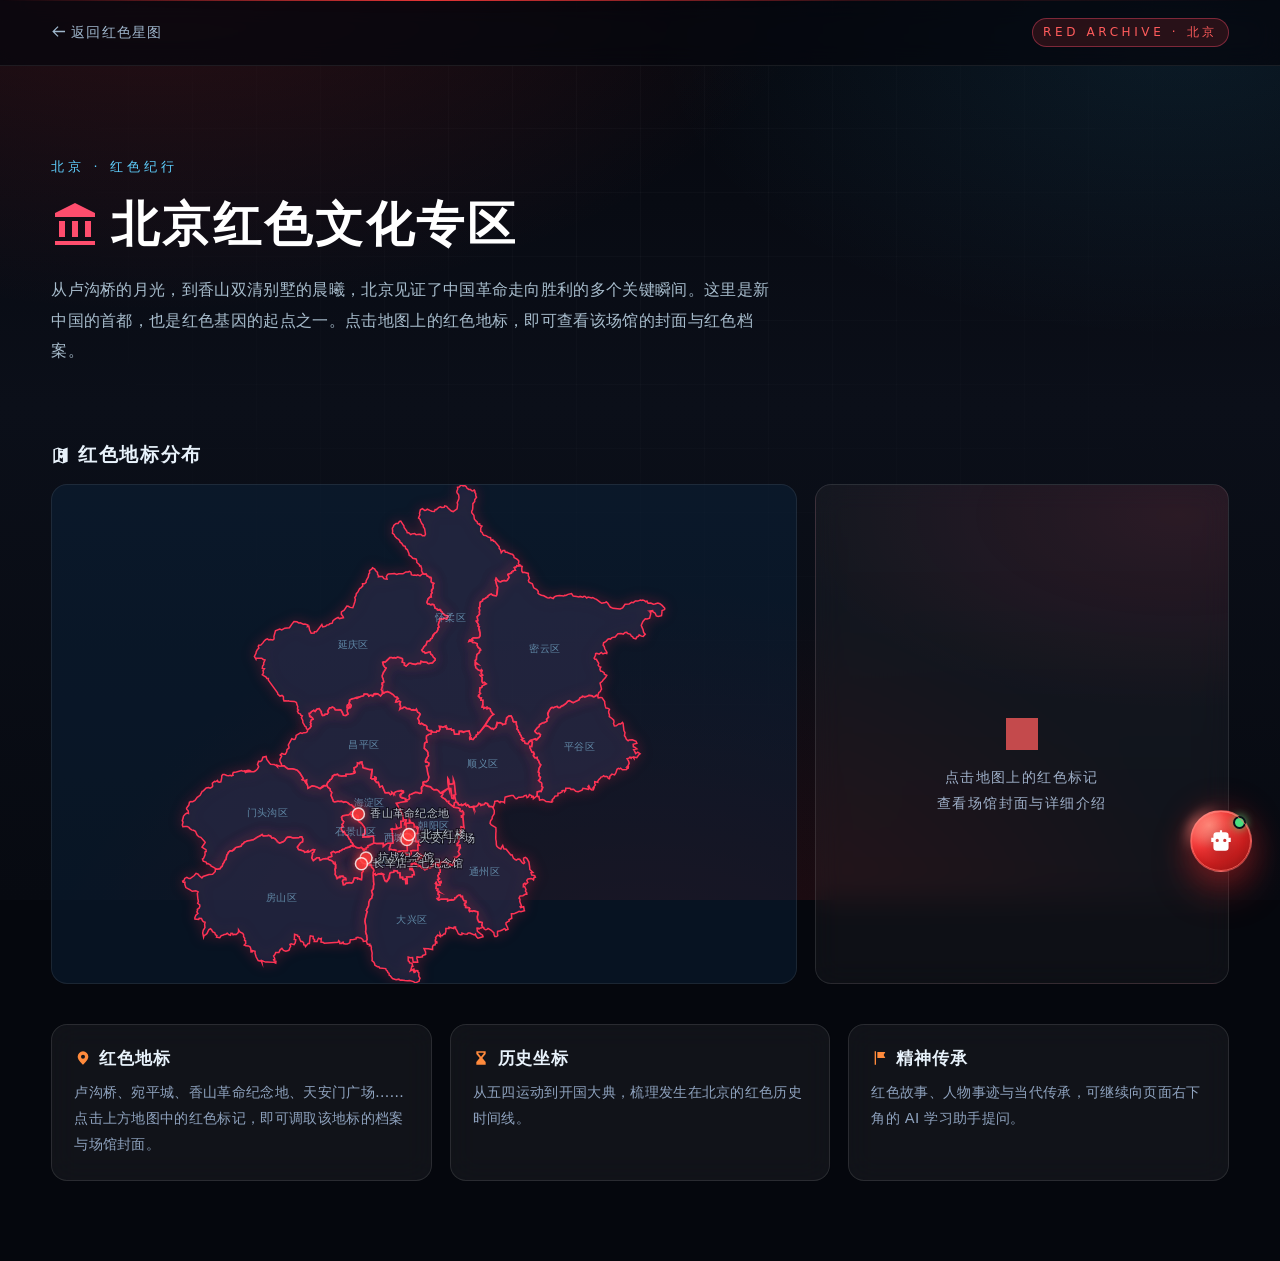
<file: beijing.html>
<!DOCTYPE html>
<html lang="zh-CN">
<head>
    <meta charset="UTF-8">
    <meta name="viewport" content="width=device-width, initial-scale=1.0">
    <title>北京 · 红色纪行</title>
    <link rel="stylesheet" href="https://cdnjs.cloudflare.com/ajax/libs/font-awesome/6.4.0/css/all.min.css" integrity="sha512-iecdLmaskl7CVkqkXNQ/ZH/XLlvWZOJyj7Yy7tcenmpD1ypASozpmT/E0iPtmFIB46ZmdtAc9eNBvH0H/ZpiBw==" crossorigin="anonymous" referrerpolicy="no-referrer" />
    <link rel="stylesheet" href="./style.css">
    <link rel="stylesheet" href="./icons-shim.css">
    <link rel="stylesheet" href="./theme-dark.css">
    <link rel="stylesheet" href="./ai-assistant.css">
    <style>
        /* 页面级尺寸变量：宽屏下内容居中拉满，避免右侧留白 */
        :root {
            --prov-max: 1560px;
            --prov-pad: clamp(20px, 4vw, 56px);
            --prov-h: 560px;
        }
        body { min-height: 100vh; }
        .province-top {
            border-bottom: 1px solid rgba(255,255,255,0.08);
            background: rgba(5,7,13,0.7); backdrop-filter: blur(12px);
            position: sticky; top: 0; z-index: 50;
        }
        .province-top-inner {
            display: flex; align-items: center; justify-content: space-between; gap: 16px;
            width: 100%; max-width: var(--prov-max); margin: 0 auto;
            padding: 18px var(--prov-pad);
        }
        .province-top a { color: #9fb6cc; text-decoration: none; font-size: .9rem; letter-spacing: .08em; }
        .province-top a:hover { color: #ff5c5c; }
        .province-tag { font-size: .75rem; letter-spacing: .3em; color: #ff5c5c; }
        /* 统一内容容器：hero / 地图 / 卡片同宽同边距，宽屏居中 */
        .province-hero,
        .province-map-section,
        .province-cards {
            width: 100%; max-width: var(--prov-max);
            margin: 0 auto;
            padding-left: var(--prov-pad);
            padding-right: var(--prov-pad);
        }
        .province-hero { padding-top: 90px; padding-bottom: 40px; }
        .province-kicker { color: #5fd0ff; letter-spacing: .32em; font-size: .8rem; margin-bottom: 14px; }
        .province-hero h1 { font-size: clamp(2rem, 4vw, 3rem); color: #fff; margin: 0 0 18px; letter-spacing: .06em; }
        .province-hero h1 i { color: #ff4d6d; text-shadow: 0 0 18px rgba(255,77,109,.8); margin-right: 12px; }
        .province-hero p.lead { color: #a8bdcd; line-height: 1.9; max-width: 720px; margin: 0 0 36px; }
        .province-cards { display: grid; grid-template-columns: repeat(auto-fit, minmax(280px, 1fr)); gap: 18px; padding-bottom: 80px; }
        .province-card {
            border-radius: 16px; padding: 22px;
            background: rgba(255,255,255,0.05); border: 1px solid rgba(255,255,255,0.1);
            backdrop-filter: blur(14px);
        }
        .province-card h3 { color: #e8f2fb; margin: 0 0 10px; font-size: 1.05rem; letter-spacing: .05em; }
        .province-card h3 i { color: #ff8a3c; margin-right: 8px; }
        .province-card p { color: #8fa3bf; line-height: 1.8; font-size: .9rem; margin: 0; }
        .province-map-section { padding-bottom: 40px; }
        .province-map-title {
            color: #e8f2fb; font-size: 1.2rem; letter-spacing: .08em;
            margin: 0 0 16px; display: flex; align-items: center; gap: 8px;
        }
        .province-map-layout {
            display: grid;
            grid-template-columns: minmax(0, 1.8fr) minmax(340px, 1fr);
            gap: 18px;
            align-items: start;
        }
        .province-map-canvas {
            width: 100%; height: var(--prov-h);
            border-radius: 16px; overflow: hidden;
            background: rgba(13, 44, 74, 0.35);
            border: 1px solid rgba(255, 255, 255, 0.08);
        }
        /* ---------- 右侧地标详情面板 ---------- */
        .province-detail {
            position: sticky; top: 96px;
            height: var(--prov-h); min-height: var(--prov-h);
            overflow-y: auto;
            border-radius: 16px;
            padding: 22px 22px 26px;
            background:
                radial-gradient(600px 300px at 88% 6%, rgba(255,51,85,0.10), transparent 65%),
                rgba(255,255,255,0.04);
            border: 1px solid rgba(255,255,255,0.10);
            backdrop-filter: blur(14px);
            scrollbar-width: thin;
            scrollbar-color: rgba(255,255,255,0.18) transparent;
        }
        .province-detail::-webkit-scrollbar { width: 6px; }
        .province-detail::-webkit-scrollbar-thumb { background: rgba(255,255,255,0.18); border-radius: 3px; }
        .pd-placeholder {
            height: 100%; display: flex; flex-direction: column;
            align-items: center; justify-content: center; gap: 14px;
            color: #62788f; text-align: center; letter-spacing: .1em;
            font-size: .88rem; line-height: 1.9; padding-top: 70px;
        }
        .pd-placeholder i { font-size: 2rem; color: #ff5c5c; opacity: .75; }
        .pd-placeholder p { margin: 0; }
        .pd-tag {
            display: inline-flex; align-items: center; gap: 6px;
            font-size: .72rem; letter-spacing: .18em; color: #ff9a9a;
            padding: 3px 10px; border-radius: 999px;
            background: rgba(255, 51, 85, 0.12);
            border: 1px solid rgba(255, 51, 85, 0.35);
        }
        .pd-tag i { font-size: .7rem; color: #ff5c5c; }
        .pd-title { color: #f2f7fc; font-size: 1.25rem; margin: 14px 0 6px; letter-spacing: .06em; line-height: 1.4; }
        .pd-type { color: #5fd0ff; font-size: .76rem; letter-spacing: .04em; }
        .pd-divider { height: 1px; margin: 16px 0; background: linear-gradient(90deg, rgba(255,51,85,.55), rgba(95,208,255,.15), transparent); }
        .pd-intro { color: #c3d3e2; font-size: .9rem; line-height: 1.95; margin: 0 0 16px; text-indent: 2em; }
        .pd-sub {
            color: #e8f2fb; font-size: .92rem; margin: 20px 0 10px;
            display: flex; align-items: center; gap: 8px; letter-spacing: .08em;
        }
        .pd-sub i { color: #ff8a3c; font-size: .88rem; }
        .pd-history { color: #a8bdcd; font-size: .86rem; line-height: 1.95; margin: 0; text-indent: 2em; }
        .pd-notes { margin: 0; padding: 0 0 0 4px; list-style: none; }
        .pd-notes li {
            position: relative; padding-left: 18px; margin-bottom: 8px;
            color: #8fa3bf; font-size: .84rem; line-height: 1.85;
        }
        .pd-notes li::before {
            content: ""; position: absolute; left: 2px; top: .62em;
            width: 6px; height: 6px; border-radius: 50%;
            background: #ff5c5c; box-shadow: 0 0 8px rgba(255,92,92,.8);
        }
        .pd-meta {
            margin-top: 22px; padding-top: 16px;
            border-top: 1px dashed rgba(255,255,255,0.12);
            display: flex; flex-direction: column; gap: 10px;
        }
        .pd-meta-item { display: flex; align-items: baseline; gap: 8px; font-size: .8rem; line-height: 1.6; }
        .pd-meta-item i { color: #5fd0ff; width: 14px; flex-shrink: 0; font-size: .78rem; }
        .pd-meta-item span { color: #62788f; flex-shrink: 0; letter-spacing: .1em; }
        .pd-meta-item em { color: #a8bdcd; font-style: normal; }
        @media (max-width: 1280px) {
            :root { --prov-h: 500px; }
        }
        @media (max-width: 1080px) {
            :root { --prov-h: 460px; }
        }
        @media (max-width: 900px) {
            .province-map-layout { grid-template-columns: 1fr; }
            .province-detail { position: static; height: auto; min-height: 0; }
            .province-map-canvas { height: 420px; }
            .pd-placeholder { padding: 40px 0; }
        }
        @media (max-width: 768px) {
            .province-map-canvas { height: 360px; }
            .province-hero { padding-top: 64px; }
        }
    </style>
</head>
<body>
    <header class="province-top">
        <div class="province-top-inner">
            <a href="index.html#red-map"><i class="fa-solid fa-arrow-left"></i> 返回红色星图</a>
            <span class="province-tag">RED ARCHIVE · 北京</span>
        </div>
    </header>
    <main class="province-hero">
        <div class="province-kicker">北京 · 红色纪行</div>
        <h1><i class="fa-solid fa-landmark"></i>北京红色文化专区</h1>
        <p class="lead">从卢沟桥的月光，到香山双清别墅的晨曦，北京见证了中国革命走向胜利的多个关键瞬间。这里是新中国的首都，也是红色基因的起点之一。点击地图上的红色地标，即可查看该场馆的封面与红色档案。</p>
    </main>
    <div class="province-map-section">
        <h2 class="province-map-title"><i class="fa-solid fa-map-location-dot"></i> 红色地标分布</h2>
        <div class="province-map-layout">
            <div id="provinceMap" class="province-map-canvas"></div>
            <aside id="provinceDetail" class="province-detail" aria-live="polite"></aside>
        </div>
    </div>
    <section class="province-cards">
        <div class="province-card">
            <h3><i class="fa-solid fa-location-dot"></i>红色地标</h3>
            <p>卢沟桥、宛平城、香山革命纪念地、天安门广场……点击上方地图中的红色标记，即可调取该地标的档案与场馆封面。</p>
        </div>
        <div class="province-card">
            <h3><i class="fa-solid fa-hourglass-half"></i>历史坐标</h3>
            <p>从五四运动到开国大典，梳理发生在北京的红色历史时间线。</p>
        </div>
        <div class="province-card">
            <h3><i class="fa-solid fa-flag"></i>精神传承</h3>
            <p>红色故事、人物事迹与当代传承，可继续向页面右下角的 AI 学习助手提问。</p>
        </div>
    </section>
    <script src="./province-detail.js"></script>
    <script>
    (function () {
        'use strict';

        // ===================== 每页只改这几项 =====================
        var MAP_KEY       = 'beijing';                 // ECharts 注册的地图名
        var ADCODE        = '110000';                  // 阿里云 DataV 行政区划代码
        var PROVINCE_NAME = '北京';                     // echarts china.json 中的省份名（兜底数据用）
        var BORDER_CLR    = '#ff3355';                 // 省界描边色
        var BORDER_TYPE   = 'solid';                   // 省界线型
        var GLOW_CLR      = 'rgba(255,51,85,0.35)';    // 省界外发光
        var AREA_BASE     = 'rgba(13,44,74,0.55)';     // 常态填充
        var AREA_HOT      = 'rgba(255,51,85,0.18)';    // 悬浮填充
        var LABEL_CLR     = 'rgba(150,221,255,0.55)';  // 区域名称颜色
        var LABEL_HOT_CLR = '#ffb3b3';                 // 悬浮时区域名称颜色

        // ===================== 每页只改这个数组（该省博物馆点位）=====================
        var POINTS = [
            { name: '天安门广场',       value: [116.397, 39.909] },
            { name: '北大红楼',         value: [116.406, 39.925] },
            { name: '抗战纪念馆',       value: [116.220, 39.849] },
            { name: '香山革命纪念地',   value: [116.187, 39.992] },
            { name: '长辛店二七纪念馆', value: [116.200, 39.830] }
        ];

        var host = document.getElementById('provinceMap');
        if (!host) return;

        // ------------------------------------------------------------
        // 资源加载
        //   1) 优先用「本站同源」文件：./echarts.min.js + ./maps/xxx.json
        //      —— 不经过 CDN、也不带站外 Referer，线上最稳，基本秒开
        //   2) 同源文件缺失时，再依次尝试 CDN / 阿里云 DataV / echarts china.json
        //   注意：阿里云 geo.datav.aliyun.com 有防盗链，带「站外 Referer」访问会返回 403。
        //         本地 file:// 打开没有 Referer、localhost 又在白名单里，所以本地一直正常，
        //         但放到公网域名后 DataV 会 403，地图就一直停在「加载中」。
        // ------------------------------------------------------------
        var LOCAL_ECHARTS = './echarts.min.js';        // 本站 ECharts（同源）
        var LOCAL_GEO     = './maps/beijing.json';     // 本站本省地图数据（同源）
        var NET_TIMEOUT   = 8000;                      // 单个网络源超时（毫秒），超时立即换下一个源

        var ECHARTS_CDN = [
            'https://cdn.jsdelivr.net/npm/echarts@5.5.0/dist/echarts.min.js',
            'https://unpkg.com/echarts@5.5.0/dist/echarts.min.js',
            'https://cdn.bootcdn.net/ajax/libs/echarts/5.5.0/echarts.min.js'
        ];
        // 本省地图数据：阿里云 DataV（完整版 → 边界版），仅作同源数据缺失时的兜底
        var PROVINCE_GEO_CDN = [
            'https://geo.datav.aliyun.com/areas_v3/bound/' + ADCODE + '_full.json',
            'https://geo.datav.aliyun.com/areas_v3/bound/' + ADCODE + '.json'
        ];
        // 最后兜底：从 echarts 官方 china.json 中抽出本省
        var CHINA_GEO_CDN = [
            'https://cdn.jsdelivr.net/npm/echarts@4.9.0/map/json/china.json',
            'https://unpkg.com/echarts@4.9.0/map/json/china.json'
        ];

        function showTip(html) {
            host.innerHTML = '<p style="color:#62788f;text-align:center;padding-top:180px;' +
                'letter-spacing:.1em;font-size:.85rem;line-height:1.9;">' + html + '</p>';
        }

        // 带超时的脚本加载：卡住也算失败，直接换下一个源
        function loadScript(src, timeout) {
            return new Promise(function (resolve, reject) {
                var s = document.createElement('script');
                var settled = false;
                var timer = setTimeout(function () {
                    if (settled) return;
                    settled = true;
                    reject(new Error('script timeout: ' + src));
                }, timeout || NET_TIMEOUT);
                s.src = src;
                s.async = true;
                s.onload = function () {
                    if (settled) return;
                    settled = true;
                    clearTimeout(timer);
                    resolve();
                };
                s.onerror = function () {
                    if (settled) return;
                    settled = true;
                    clearTimeout(timer);
                    reject(new Error('script load failed: ' + src));
                };
                document.head.appendChild(s);
            });
        }

        function loadEChartsLib() {
            if (window.echarts) return Promise.resolve(window.echarts);
            // 同源副本优先，其次 CDN
            var sources = [LOCAL_ECHARTS].concat(ECHARTS_CDN);
            var i = 0;
            function next() {
                if (i >= sources.length) return Promise.reject(new Error('ECharts 加载失败（本站文件与 CDN 均不可用）'));
                var src = sources[i++];
                return loadScript(src).then(function () {
                    if (window.echarts) return window.echarts;
                    return next();
                }, function () {
                    return next();
                });
            }
            return next();
        }

        // 带超时的 JSON 拉取：下载卡住时立刻失败，去试下一个源
        function fetchJson(url, timeout, cacheMode) {
            var opts = { cache: cacheMode || 'force-cache' };
            var ctrl = (typeof AbortController !== 'undefined') ? new AbortController() : null;
            if (ctrl) opts.signal = ctrl.signal;
            var timer = ctrl ? setTimeout(function () { ctrl.abort(); }, timeout || NET_TIMEOUT) : null;
            function done() {
                if (timer) { clearTimeout(timer); timer = null; }
            }
            return fetch(url, opts).then(function (r) {
                done();
                if (!r.ok) throw new Error('HTTP ' + r.status + ' · ' + url);
                return r.json();
            }, function (err) {
                done();
                throw err;
            });
        }

        // 依次尝试多个数据源，返回第一个通过校验的结果
        function tryEach(urls, check) {
            var i = 0;
            function next() {
                if (i >= urls.length) return Promise.reject(new Error('全部数据源均不可用'));
                var url = urls[i++];
                return fetchJson(url).then(function (data) {
                    var ok = check ? check(data) : data;
                    if (!ok) throw new Error('数据为空 · ' + url);
                    return ok;
                }).catch(function () {
                    return next();
                });
            }
            return next();
        }

        function checkProvinceGeo(data) {
            if (!data || !data.features || !data.features.length) return null;
            return data;
        }

        // 从全国 china.json 中抽出本省要素，拼成只含本省的 GeoJSON
        function provinceFromChina(china) {
            if (!china || !china.features || !china.features.length) return null;
            for (var i = 0; i < china.features.length; i++) {
                var f = china.features[i];
                if (f && f.properties && f.properties.name === PROVINCE_NAME) {
                    return { type: 'FeatureCollection', features: [f] };
                }
            }
            return null;
        }

        function loadProvinceGeo() {
            // 1) 本站同源数据（不联网、不受防盗链影响）→ 2) DataV → 3) china.json 抽省
            return fetchJson(LOCAL_GEO, 6000, 'default').then(function (data) {
                var local = checkProvinceGeo(data);
                if (!local) throw new Error('本站地图数据为空 · ' + LOCAL_GEO);
                return local;
            }).catch(function () {
                return tryEach(PROVINCE_GEO_CDN, checkProvinceGeo).catch(function () {
                    return tryEach(CHINA_GEO_CDN, provinceFromChina);
                });
            }).catch(function () {
                throw new Error('省级地图数据加载失败（本站缺少 ' + LOCAL_GEO + '，网络源也不可用）');
            });
        }

        // ------------------------------------------------------------
        // ECharts 配置（沿用首页“科技风 + 红色系”写法）
        // ------------------------------------------------------------
        function buildOption() {
            return {
                backgroundColor: 'transparent',
                tooltip: {
                    trigger: 'item',
                    backgroundColor: 'rgba(6, 12, 22, 0.92)',
                    borderColor: BORDER_CLR,
                    borderWidth: 1,
                    padding: [10, 14],
                    textStyle: { color: '#dbe9f6', fontSize: 12, lineHeight: 20 },
                    extraCssText: 'backdrop-filter: blur(8px); box-shadow: 0 0 24px ' + GLOW_CLR + ';',
                    formatter: function (p) {
                        if (!p || !p.name) return '';
                        var title = '<div style="font-weight:700;letter-spacing:.08em;color:#fff;font-size:13px;' +
                            'text-shadow:0 0 12px ' + GLOW_CLR + ';">' + p.name + '</div>';
                        if (p.seriesType === 'scatter') {
                            return title + '<div style="margin-top:4px;color:#9fb6cc;">点击查看该地标的红色档案</div>';
                        }
                        return title;
                    }
                },
                geo: {
                    map: MAP_KEY,
                    roam: false,
                    zoom: 1.02,
                    layoutCenter: ['50%', '50%'],
                    layoutSize: '98%',
                    label: {
                        show: true,
                        color: LABEL_CLR,
                        fontSize: 10,
                        letterSpacing: 2
                    },
                    itemStyle: {
                        areaColor: AREA_BASE,
                        borderColor: BORDER_CLR,
                        borderWidth: 1.5,
                        borderType: BORDER_TYPE,
                        shadowColor: GLOW_CLR,
                        shadowBlur: 14
                    },
                    emphasis: {
                        itemStyle: {
                            areaColor: AREA_HOT,
                            borderColor: BORDER_CLR,
                            borderWidth: 2.4,
                            shadowColor: GLOW_CLR,
                            shadowBlur: 30
                        },
                        label: { show: true, color: LABEL_HOT_CLR, fontSize: 12, fontWeight: 700 }
                    }
                },
                series: [{
                    type: 'scatter',
                    coordinateSystem: 'geo',
                    data: POINTS,
                    symbolSize: 12,
                    itemStyle: {
                        color: '#ff3b3b',
                        borderColor: '#ffffff',
                        borderWidth: 1.5,
                        shadowBlur: 10,
                        shadowColor: 'rgba(255,59,59,0.9)'
                    },
                    label: {
                        show: true,
                        formatter: '{b}',
                        position: 'right',
                        color: '#e8f2fb',
                        fontSize: 11,
                        textBorderColor: 'rgba(0,0,0,0.65)',
                        textBorderWidth: 2
                    },
                    emphasis: {
                        label: { show: true, fontSize: 13, fontWeight: 'bold' },
                        itemStyle: { color: '#ff6b6b' }
                    }
                }]
            };
        }

        function initChart(echartsLib, geoJson) {
            echartsLib.registerMap(MAP_KEY, geoJson);
            host.innerHTML = '';
            var chart = echartsLib.init(host, null, { renderer: 'canvas' });
            chart.setOption(buildOption());
            window.__provinceMapChart = chart;

            var resize = function () { chart.resize(); };
            window.addEventListener('resize', resize);
            if (window.ResizeObserver && host.parentElement) {
                new ResizeObserver(resize).observe(host.parentElement);
            }

            // 点击地标 → 右侧文字档案（保持原有交互不变）
            if (window.ProvinceDetail) window.ProvinceDetail.bind(chart);
        }

        showTip('正在接入红色星图 · 加载地图数据');
        loadEChartsLib()
            .then(function (echartsLib) {
                return loadProvinceGeo().then(function (geo) {
                    return { lib: echartsLib, geo: geo };
                });
            })
            .then(function (res) { initChart(res.lib, res.geo); })
            .catch(function (err) {
                console.warn('[province-map]', err);
                showTip('地图资源加载失败：' + (err.message || '未知错误') +
                    '<br>本页优先读取同源文件（./echarts.min.js、./maps/），请确认这些文件已随页面一起上传，然后刷新重试');
            });
    })();
    </script>
    <script src="./ai-assistant.js"></script>
</body>
</html>
</file>
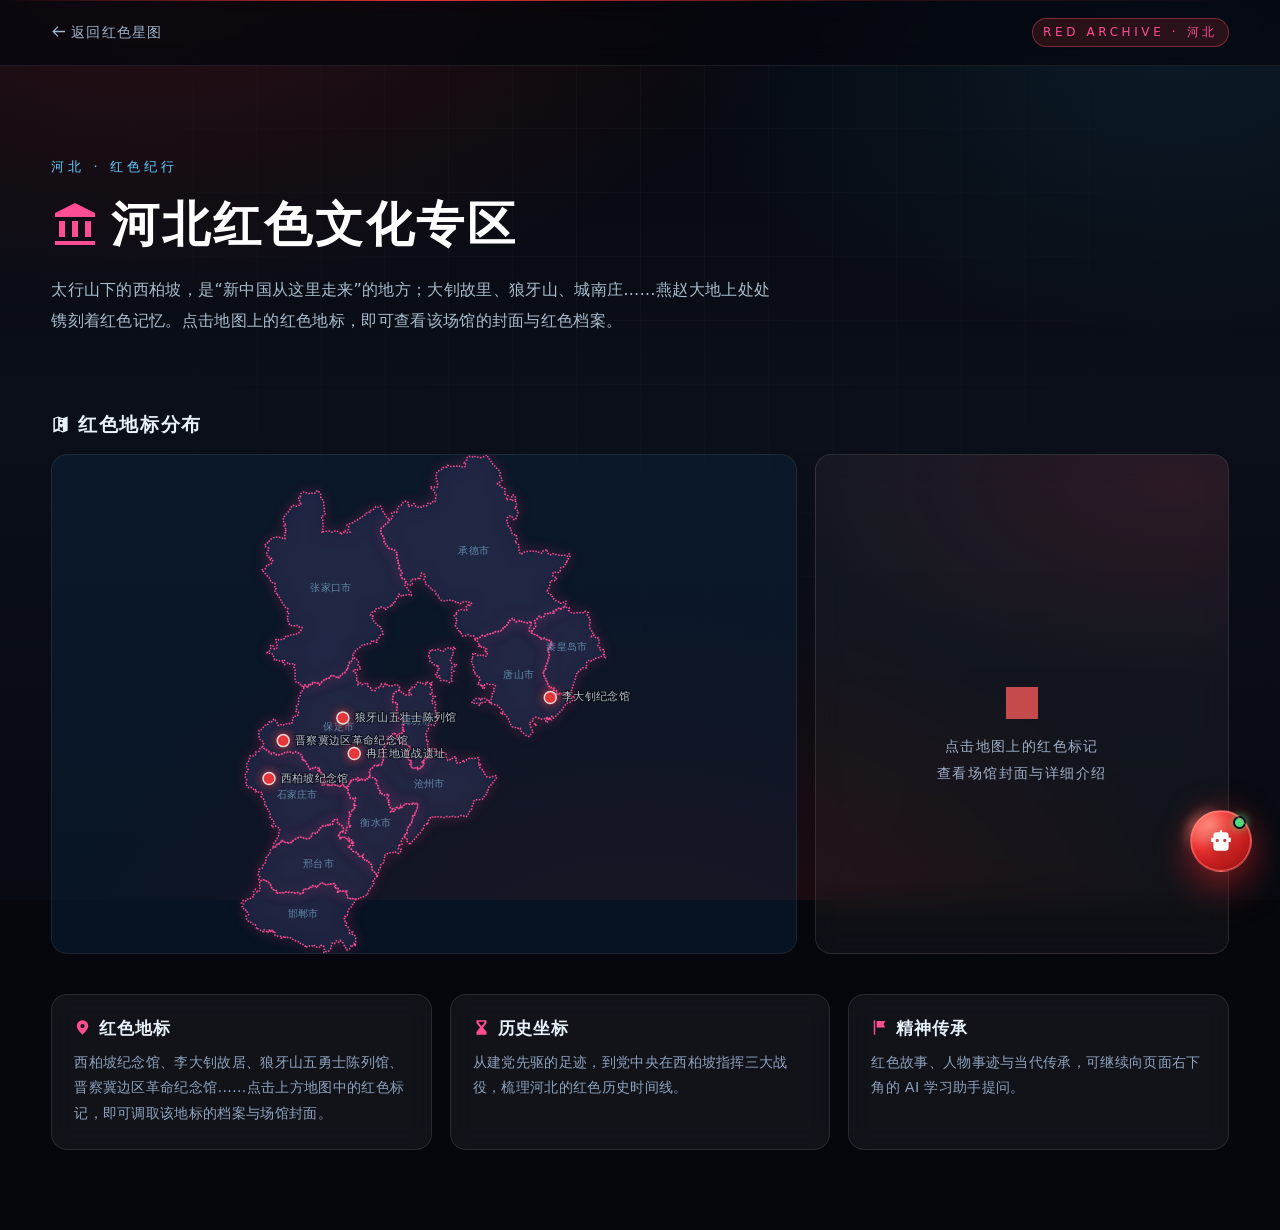
<file: hebei.html>
<!DOCTYPE html>
<html lang="zh-CN">
<head>
    <meta charset="UTF-8">
    <meta name="viewport" content="width=device-width, initial-scale=1.0">
    <title>河北 · 红色纪行</title>
    <link rel="stylesheet" href="https://cdnjs.cloudflare.com/ajax/libs/font-awesome/6.4.0/css/all.min.css" integrity="sha512-iecdLmaskl7CVkqkXNQ/ZH/XLlvWZOJyj7Yy7tcenmpD1ypASozpmT/E0iPtmFIB46ZmdtAc9eNBvH0H/ZpiBw==" crossorigin="anonymous" referrerpolicy="no-referrer" />
    <link rel="stylesheet" href="./style.css">
    <link rel="stylesheet" href="./icons-shim.css">
    <link rel="stylesheet" href="./theme-dark.css">
    <link rel="stylesheet" href="./ai-assistant.css">
    <style>
        /* 页面级尺寸变量：宽屏下内容居中拉满，避免右侧留白 */
        :root {
            --prov-max: 1560px;
            --prov-pad: clamp(20px, 4vw, 56px);
            --prov-h: 560px;
        }
        body { min-height: 100vh; }
        .province-top {
            border-bottom: 1px solid rgba(255,255,255,0.08);
            background: rgba(5,7,13,0.7); backdrop-filter: blur(12px);
            position: sticky; top: 0; z-index: 50;
        }
        .province-top-inner {
            display: flex; align-items: center; justify-content: space-between; gap: 16px;
            width: 100%; max-width: var(--prov-max); margin: 0 auto;
            padding: 18px var(--prov-pad);
        }
        .province-top a { color: #9fb6cc; text-decoration: none; font-size: .9rem; letter-spacing: .08em; }
        .province-top a:hover { color: #ff4d94; }
        .province-tag { font-size: .75rem; letter-spacing: .3em; color: #ff4d94; }
        /* 统一内容容器：hero / 地图 / 卡片同宽同边距，宽屏居中 */
        .province-hero,
        .province-map-section,
        .province-cards {
            width: 100%; max-width: var(--prov-max);
            margin: 0 auto;
            padding-left: var(--prov-pad);
            padding-right: var(--prov-pad);
        }
        .province-hero { padding-top: 90px; padding-bottom: 40px; }
        .province-kicker { color: #5fd0ff; letter-spacing: .32em; font-size: .8rem; margin-bottom: 14px; }
        .province-hero h1 { font-size: clamp(2rem, 4vw, 3rem); color: #fff; margin: 0 0 18px; letter-spacing: .06em; }
        .province-hero h1 i { color: #ff4d94; text-shadow: 0 0 18px rgba(255,77,148,.8); margin-right: 12px; }
        .province-hero p.lead { color: #a8bdcd; line-height: 1.9; max-width: 720px; margin: 0 0 36px; }
        .province-cards { display: grid; grid-template-columns: repeat(auto-fit, minmax(280px, 1fr)); gap: 18px; padding-bottom: 80px; }
        .province-card {
            border-radius: 16px; padding: 22px;
            background: rgba(255,255,255,0.05); border: 1px solid rgba(255,255,255,0.1);
            backdrop-filter: blur(14px);
        }
        .province-card h3 { color: #e8f2fb; margin: 0 0 10px; font-size: 1.05rem; letter-spacing: .05em; }
        .province-card h3 i { color: #ff4d94; margin-right: 8px; }
        .province-card p { color: #8fa3bf; line-height: 1.8; font-size: .9rem; margin: 0; }
        .province-map-section { padding-bottom: 40px; }
        .province-map-title {
            color: #e8f2fb; font-size: 1.2rem; letter-spacing: .08em;
            margin: 0 0 16px; display: flex; align-items: center; gap: 8px;
        }
        .province-map-layout {
            display: grid;
            grid-template-columns: minmax(0, 1.8fr) minmax(340px, 1fr);
            gap: 18px;
            align-items: start;
        }
        .province-map-canvas {
            width: 100%; height: var(--prov-h);
            border-radius: 16px; overflow: hidden;
            background: rgba(13, 44, 74, 0.35);
            border: 1px solid rgba(255, 255, 255, 0.08);
        }
        /* ---------- 右侧地标详情面板 ---------- */
        .province-detail {
            position: sticky; top: 96px;
            height: var(--prov-h); min-height: var(--prov-h);
            overflow-y: auto;
            border-radius: 16px;
            padding: 22px 22px 26px;
            background:
                radial-gradient(600px 300px at 88% 6%, rgba(255,51,85,0.10), transparent 65%),
                rgba(255,255,255,0.04);
            border: 1px solid rgba(255,255,255,0.10);
            backdrop-filter: blur(14px);
            scrollbar-width: thin;
            scrollbar-color: rgba(255,255,255,0.18) transparent;
        }
        .province-detail::-webkit-scrollbar { width: 6px; }
        .province-detail::-webkit-scrollbar-thumb { background: rgba(255,255,255,0.18); border-radius: 3px; }
        .pd-placeholder {
            height: 100%; display: flex; flex-direction: column;
            align-items: center; justify-content: center; gap: 14px;
            color: #62788f; text-align: center; letter-spacing: .1em;
            font-size: .88rem; line-height: 1.9; padding-top: 70px;
        }
        .pd-placeholder i { font-size: 2rem; color: #ff5c5c; opacity: .75; }
        .pd-placeholder p { margin: 0; }
        .pd-tag {
            display: inline-flex; align-items: center; gap: 6px;
            font-size: .72rem; letter-spacing: .18em; color: #ff9a9a;
            padding: 3px 10px; border-radius: 999px;
            background: rgba(255, 51, 85, 0.12);
            border: 1px solid rgba(255, 51, 85, 0.35);
        }
        .pd-tag i { font-size: .7rem; color: #ff5c5c; }
        .pd-title { color: #f2f7fc; font-size: 1.25rem; margin: 14px 0 6px; letter-spacing: .06em; line-height: 1.4; }
        .pd-type { color: #5fd0ff; font-size: .76rem; letter-spacing: .04em; }
        .pd-divider { height: 1px; margin: 16px 0; background: linear-gradient(90deg, rgba(255,51,85,.55), rgba(95,208,255,.15), transparent); }
        .pd-intro { color: #c3d3e2; font-size: .9rem; line-height: 1.95; margin: 0 0 16px; text-indent: 2em; }
        .pd-sub {
            color: #e8f2fb; font-size: .92rem; margin: 20px 0 10px;
            display: flex; align-items: center; gap: 8px; letter-spacing: .08em;
        }
        .pd-sub i { color: #ff8a3c; font-size: .88rem; }
        .pd-history { color: #a8bdcd; font-size: .86rem; line-height: 1.95; margin: 0; text-indent: 2em; }
        .pd-notes { margin: 0; padding: 0 0 0 4px; list-style: none; }
        .pd-notes li {
            position: relative; padding-left: 18px; margin-bottom: 8px;
            color: #8fa3bf; font-size: .84rem; line-height: 1.85;
        }
        .pd-notes li::before {
            content: ""; position: absolute; left: 2px; top: .62em;
            width: 6px; height: 6px; border-radius: 50%;
            background: #ff5c5c; box-shadow: 0 0 8px rgba(255,92,92,.8);
        }
        .pd-meta {
            margin-top: 22px; padding-top: 16px;
            border-top: 1px dashed rgba(255,255,255,0.12);
            display: flex; flex-direction: column; gap: 10px;
        }
        .pd-meta-item { display: flex; align-items: baseline; gap: 8px; font-size: .8rem; line-height: 1.6; }
        .pd-meta-item i { color: #5fd0ff; width: 14px; flex-shrink: 0; font-size: .78rem; }
        .pd-meta-item span { color: #62788f; flex-shrink: 0; letter-spacing: .1em; }
        .pd-meta-item em { color: #a8bdcd; font-style: normal; }
        @media (max-width: 1280px) {
            :root { --prov-h: 500px; }
        }
        @media (max-width: 1080px) {
            :root { --prov-h: 460px; }
        }
        @media (max-width: 900px) {
            .province-map-layout { grid-template-columns: 1fr; }
            .province-detail { position: static; height: auto; min-height: 0; }
            .province-map-canvas { height: 420px; }
            .pd-placeholder { padding: 40px 0; }
        }
        @media (max-width: 768px) {
            .province-map-canvas { height: 360px; }
            .province-hero { padding-top: 64px; }
        }
    </style>
</head>
<body>
    <header class="province-top">
        <div class="province-top-inner">
            <a href="index.html#red-map"><i class="fa-solid fa-arrow-left"></i> 返回红色星图</a>
            <span class="province-tag">RED ARCHIVE · 河北</span>
        </div>
    </header>
    <main class="province-hero">
        <div class="province-kicker">河北 · 红色纪行</div>
        <h1><i class="fa-solid fa-landmark"></i>河北红色文化专区</h1>
        <p class="lead">太行山下的西柏坡，是“新中国从这里走来”的地方；大钊故里、狼牙山、城南庄……燕赵大地上处处镌刻着红色记忆。点击地图上的红色地标，即可查看该场馆的封面与红色档案。</p>
    </main>
    <div class="province-map-section">
        <h2 class="province-map-title"><i class="fa-solid fa-map-location-dot"></i> 红色地标分布</h2>
        <div class="province-map-layout">
            <div id="provinceMap" class="province-map-canvas"></div>
            <aside id="provinceDetail" class="province-detail" aria-live="polite"></aside>
        </div>
    </div>
    <section class="province-cards">
        <div class="province-card">
            <h3><i class="fa-solid fa-location-dot"></i>红色地标</h3>
            <p>西柏坡纪念馆、李大钊故居、狼牙山五勇士陈列馆、晋察冀边区革命纪念馆……点击上方地图中的红色标记，即可调取该地标的档案与场馆封面。</p>
        </div>
        <div class="province-card">
            <h3><i class="fa-solid fa-hourglass-half"></i>历史坐标</h3>
            <p>从建党先驱的足迹，到党中央在西柏坡指挥三大战役，梳理河北的红色历史时间线。</p>
        </div>
        <div class="province-card">
            <h3><i class="fa-solid fa-flag"></i>精神传承</h3>
            <p>红色故事、人物事迹与当代传承，可继续向页面右下角的 AI 学习助手提问。</p>
        </div>
    </section>
    <script src="./province-detail.js"></script>
    <script>
    (function () {
        'use strict';

        // ===================== 每页只改这几项 =====================
        var MAP_KEY       = 'hebei';                   // ECharts 注册的地图名
        var ADCODE        = '130000';                  // 阿里云 DataV 行政区划代码
        var PROVINCE_NAME = '河北';                     // echarts china.json 中的省份名（兜底数据用）
        var BORDER_CLR    = '#ff4d94';                 // 省界描边色
        var BORDER_TYPE   = 'dotted';                  // 省界线型
        var GLOW_CLR      = 'rgba(255,77,148,0.35)';   // 省界外发光
        var AREA_BASE     = 'rgba(13,44,74,0.55)';     // 常态填充
        var AREA_HOT      = 'rgba(255,77,148,0.18)';   // 悬浮填充
        var LABEL_CLR     = 'rgba(150,221,255,0.55)';  // 区域名称颜色
        var LABEL_HOT_CLR = '#ff99c8';                 // 悬浮时区域名称颜色

        // ===================== 每页只改这个数组（该省博物馆点位）=====================
        var POINTS = [
            { name: '西柏坡纪念馆',         value: [113.95, 38.35] },
            { name: '冉庄地道战遗址',       value: [115.45, 38.68] },
            { name: '狼牙山五壮士陈列馆',   value: [115.25, 39.15] },
            { name: '李大钊纪念馆',         value: [118.90, 39.42] },
            { name: '晋察冀边区革命纪念馆', value: [114.20, 38.85] }
        ];

        var host = document.getElementById('provinceMap');
        if (!host) return;

        // ------------------------------------------------------------
        // 资源加载
        //   1) 优先用「本站同源」文件：./echarts.min.js + ./maps/xxx.json
        //      —— 不经过 CDN、也不带站外 Referer，线上最稳，基本秒开
        //   2) 同源文件缺失时，再依次尝试 CDN / 阿里云 DataV / echarts china.json
        //   注意：阿里云 geo.datav.aliyun.com 有防盗链，带「站外 Referer」访问会返回 403。
        //         本地 file:// 打开没有 Referer、localhost 又在白名单里，所以本地一直正常，
        //         但放到公网域名后 DataV 会 403，地图就一直停在「加载中」。
        // ------------------------------------------------------------
        var LOCAL_ECHARTS = './echarts.min.js';        // 本站 ECharts（同源）
        var LOCAL_GEO     = './maps/hebei.json';       // 本站本省地图数据（同源）
        var NET_TIMEOUT   = 8000;                      // 单个网络源超时（毫秒），超时立即换下一个源

        var ECHARTS_CDN = [
            'https://cdn.jsdelivr.net/npm/echarts@5.5.0/dist/echarts.min.js',
            'https://unpkg.com/echarts@5.5.0/dist/echarts.min.js',
            'https://cdn.bootcdn.net/ajax/libs/echarts/5.5.0/echarts.min.js'
        ];
        // 本省地图数据：阿里云 DataV（完整版 → 边界版），仅作同源数据缺失时的兜底
        var PROVINCE_GEO_CDN = [
            'https://geo.datav.aliyun.com/areas_v3/bound/' + ADCODE + '_full.json',
            'https://geo.datav.aliyun.com/areas_v3/bound/' + ADCODE + '.json'
        ];
        // 最后兜底：从 echarts 官方 china.json 中抽出本省
        var CHINA_GEO_CDN = [
            'https://cdn.jsdelivr.net/npm/echarts@4.9.0/map/json/china.json',
            'https://unpkg.com/echarts@4.9.0/map/json/china.json'
        ];

        function showTip(html) {
            host.innerHTML = '<p style="color:#62788f;text-align:center;padding-top:180px;' +
                'letter-spacing:.1em;font-size:.85rem;line-height:1.9;">' + html + '</p>';
        }

        // 带超时的脚本加载：卡住也算失败，直接换下一个源
        function loadScript(src, timeout) {
            return new Promise(function (resolve, reject) {
                var s = document.createElement('script');
                var settled = false;
                var timer = setTimeout(function () {
                    if (settled) return;
                    settled = true;
                    reject(new Error('script timeout: ' + src));
                }, timeout || NET_TIMEOUT);
                s.src = src;
                s.async = true;
                s.onload = function () {
                    if (settled) return;
                    settled = true;
                    clearTimeout(timer);
                    resolve();
                };
                s.onerror = function () {
                    if (settled) return;
                    settled = true;
                    clearTimeout(timer);
                    reject(new Error('script load failed: ' + src));
                };
                document.head.appendChild(s);
            });
        }

        function loadEChartsLib() {
            if (window.echarts) return Promise.resolve(window.echarts);
            // 同源副本优先，其次 CDN
            var sources = [LOCAL_ECHARTS].concat(ECHARTS_CDN);
            var i = 0;
            function next() {
                if (i >= sources.length) return Promise.reject(new Error('ECharts 加载失败（本站文件与 CDN 均不可用）'));
                var src = sources[i++];
                return loadScript(src).then(function () {
                    if (window.echarts) return window.echarts;
                    return next();
                }, function () {
                    return next();
                });
            }
            return next();
        }

        // 带超时的 JSON 拉取：下载卡住时立刻失败，去试下一个源
        function fetchJson(url, timeout, cacheMode) {
            var opts = { cache: cacheMode || 'force-cache' };
            var ctrl = (typeof AbortController !== 'undefined') ? new AbortController() : null;
            if (ctrl) opts.signal = ctrl.signal;
            var timer = ctrl ? setTimeout(function () { ctrl.abort(); }, timeout || NET_TIMEOUT) : null;
            function done() {
                if (timer) { clearTimeout(timer); timer = null; }
            }
            return fetch(url, opts).then(function (r) {
                done();
                if (!r.ok) throw new Error('HTTP ' + r.status + ' · ' + url);
                return r.json();
            }, function (err) {
                done();
                throw err;
            });
        }

        // 依次尝试多个数据源，返回第一个通过校验的结果
        function tryEach(urls, check) {
            var i = 0;
            function next() {
                if (i >= urls.length) return Promise.reject(new Error('全部数据源均不可用'));
                var url = urls[i++];
                return fetchJson(url).then(function (data) {
                    var ok = check ? check(data) : data;
                    if (!ok) throw new Error('数据为空 · ' + url);
                    return ok;
                }).catch(function () {
                    return next();
                });
            }
            return next();
        }

        function checkProvinceGeo(data) {
            if (!data || !data.features || !data.features.length) return null;
            return data;
        }

        // 从全国 china.json 中抽出本省要素，拼成只含本省的 GeoJSON
        function provinceFromChina(china) {
            if (!china || !china.features || !china.features.length) return null;
            for (var i = 0; i < china.features.length; i++) {
                var f = china.features[i];
                if (f && f.properties && f.properties.name === PROVINCE_NAME) {
                    return { type: 'FeatureCollection', features: [f] };
                }
            }
            return null;
        }

        function loadProvinceGeo() {
            // 1) 本站同源数据（不联网、不受防盗链影响）→ 2) DataV → 3) china.json 抽省
            return fetchJson(LOCAL_GEO, 6000, 'default').then(function (data) {
                var local = checkProvinceGeo(data);
                if (!local) throw new Error('本站地图数据为空 · ' + LOCAL_GEO);
                return local;
            }).catch(function () {
                return tryEach(PROVINCE_GEO_CDN, checkProvinceGeo).catch(function () {
                    return tryEach(CHINA_GEO_CDN, provinceFromChina);
                });
            }).catch(function () {
                throw new Error('省级地图数据加载失败（本站缺少 ' + LOCAL_GEO + '，网络源也不可用）');
            });
        }

        // ------------------------------------------------------------
        // ECharts 配置（沿用首页“科技风 + 红色系”写法）
        // ------------------------------------------------------------
        function buildOption() {
            return {
                backgroundColor: 'transparent',
                tooltip: {
                    trigger: 'item',
                    backgroundColor: 'rgba(6, 12, 22, 0.92)',
                    borderColor: BORDER_CLR,
                    borderWidth: 1,
                    padding: [10, 14],
                    textStyle: { color: '#dbe9f6', fontSize: 12, lineHeight: 20 },
                    extraCssText: 'backdrop-filter: blur(8px); box-shadow: 0 0 24px ' + GLOW_CLR + ';',
                    formatter: function (p) {
                        if (!p || !p.name) return '';
                        var title = '<div style="font-weight:700;letter-spacing:.08em;color:#fff;font-size:13px;' +
                            'text-shadow:0 0 12px ' + GLOW_CLR + ';">' + p.name + '</div>';
                        if (p.seriesType === 'scatter') {
                            return title + '<div style="margin-top:4px;color:#9fb6cc;">点击查看该地标的红色档案</div>';
                        }
                        return title;
                    }
                },
                geo: {
                    map: MAP_KEY,
                    roam: false,
                    zoom: 1.02,
                    layoutCenter: ['50%', '50%'],
                    layoutSize: '98%',
                    label: {
                        show: true,
                        color: LABEL_CLR,
                        fontSize: 10,
                        letterSpacing: 2
                    },
                    itemStyle: {
                        areaColor: AREA_BASE,
                        borderColor: BORDER_CLR,
                        borderWidth: 1.5,
                        borderType: BORDER_TYPE,
                        shadowColor: GLOW_CLR,
                        shadowBlur: 14
                    },
                    emphasis: {
                        itemStyle: {
                            areaColor: AREA_HOT,
                            borderColor: BORDER_CLR,
                            borderWidth: 2.4,
                            shadowColor: GLOW_CLR,
                            shadowBlur: 30
                        },
                        label: { show: true, color: LABEL_HOT_CLR, fontSize: 12, fontWeight: 700 }
                    }
                },
                series: [{
                    type: 'scatter',
                    coordinateSystem: 'geo',
                    data: POINTS,
                    symbolSize: 12,
                    itemStyle: {
                        color: '#ff3b3b',
                        borderColor: '#ffffff',
                        borderWidth: 1.5,
                        shadowBlur: 10,
                        shadowColor: 'rgba(255,59,59,0.9)'
                    },
                    label: {
                        show: true,
                        formatter: '{b}',
                        position: 'right',
                        color: '#e8f2fb',
                        fontSize: 11,
                        textBorderColor: 'rgba(0,0,0,0.65)',
                        textBorderWidth: 2
                    },
                    emphasis: {
                        label: { show: true, fontSize: 13, fontWeight: 'bold' },
                        itemStyle: { color: '#ff6b6b' }
                    }
                }]
            };
        }

        function initChart(echartsLib, geoJson) {
            echartsLib.registerMap(MAP_KEY, geoJson);
            host.innerHTML = '';
            var chart = echartsLib.init(host, null, { renderer: 'canvas' });
            chart.setOption(buildOption());
            window.__provinceMapChart = chart;

            var resize = function () { chart.resize(); };
            window.addEventListener('resize', resize);
            if (window.ResizeObserver && host.parentElement) {
                new ResizeObserver(resize).observe(host.parentElement);
            }

            // 点击地标 → 右侧文字档案（保持原有交互不变）
            if (window.ProvinceDetail) window.ProvinceDetail.bind(chart);
        }

        showTip('正在接入红色星图 · 加载地图数据');
        loadEChartsLib()
            .then(function (echartsLib) {
                return loadProvinceGeo().then(function (geo) {
                    return { lib: echartsLib, geo: geo };
                });
            })
            .then(function (res) { initChart(res.lib, res.geo); })
            .catch(function (err) {
                console.warn('[province-map]', err);
                showTip('地图资源加载失败：' + (err.message || '未知错误') +
                    '<br>本页优先读取同源文件（./echarts.min.js、./maps/），请确认这些文件已随页面一起上传，然后刷新重试');
            });
    })();
    </script>
    <script src="./ai-assistant.js"></script>
</body>
</html>
</file>
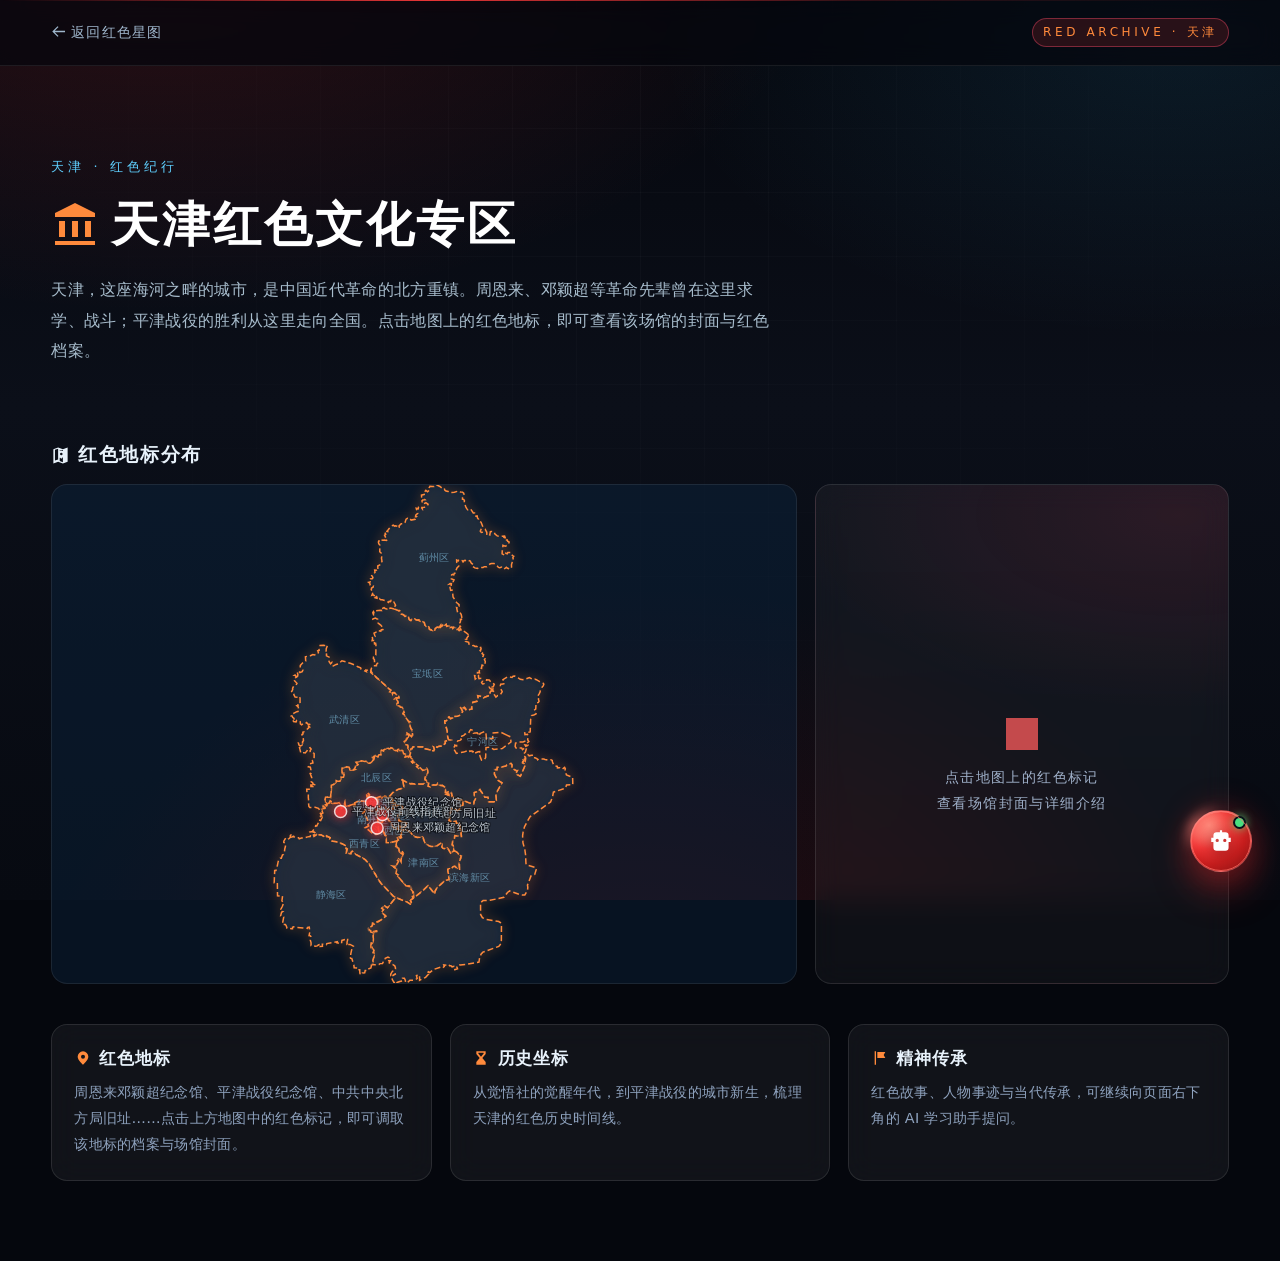
<file: tianjin.html>
<!DOCTYPE html>
<html lang="zh-CN">
<head>
    <meta charset="UTF-8">
    <meta name="viewport" content="width=device-width, initial-scale=1.0">
    <title>天津 · 红色纪行</title>
    <link rel="stylesheet" href="https://cdnjs.cloudflare.com/ajax/libs/font-awesome/6.4.0/css/all.min.css" integrity="sha512-iecdLmaskl7CVkqkXNQ/ZH/XLlvWZOJyj7Yy7tcenmpD1ypASozpmT/E0iPtmFIB46ZmdtAc9eNBvH0H/ZpiBw==" crossorigin="anonymous" referrerpolicy="no-referrer" />
    <link rel="stylesheet" href="./style.css">
    <link rel="stylesheet" href="./icons-shim.css">
    <link rel="stylesheet" href="./theme-dark.css">
    <link rel="stylesheet" href="./ai-assistant.css">
    <style>
        /* 页面级尺寸变量：宽屏下内容居中拉满，避免右侧留白 */
        :root {
            --prov-max: 1560px;
            --prov-pad: clamp(20px, 4vw, 56px);
            --prov-h: 560px;
        }
        body { min-height: 100vh; }
        .province-top {
            border-bottom: 1px solid rgba(255,255,255,0.08);
            background: rgba(5,7,13,0.7); backdrop-filter: blur(12px);
            position: sticky; top: 0; z-index: 50;
        }
        .province-top-inner {
            display: flex; align-items: center; justify-content: space-between; gap: 16px;
            width: 100%; max-width: var(--prov-max); margin: 0 auto;
            padding: 18px var(--prov-pad);
        }
        .province-top a { color: #9fb6cc; text-decoration: none; font-size: .9rem; letter-spacing: .08em; }
        .province-top a:hover { color: #ff8a3c; }
        .province-tag { font-size: .75rem; letter-spacing: .3em; color: #ff8a3c; }
        /* 统一内容容器：hero / 地图 / 卡片同宽同边距，宽屏居中 */
        .province-hero,
        .province-map-section,
        .province-cards {
            width: 100%; max-width: var(--prov-max);
            margin: 0 auto;
            padding-left: var(--prov-pad);
            padding-right: var(--prov-pad);
        }
        .province-hero { padding-top: 90px; padding-bottom: 40px; }
        .province-kicker { color: #5fd0ff; letter-spacing: .32em; font-size: .8rem; margin-bottom: 14px; }
        .province-hero h1 { font-size: clamp(2rem, 4vw, 3rem); color: #fff; margin: 0 0 18px; letter-spacing: .06em; }
        .province-hero h1 i { color: #ff8a3c; text-shadow: 0 0 18px rgba(255,138,60,.8); margin-right: 12px; }
        .province-hero p.lead { color: #a8bdcd; line-height: 1.9; max-width: 720px; margin: 0 0 36px; }
        .province-cards { display: grid; grid-template-columns: repeat(auto-fit, minmax(280px, 1fr)); gap: 18px; padding-bottom: 80px; }
        .province-card {
            border-radius: 16px; padding: 22px;
            background: rgba(255,255,255,0.05); border: 1px solid rgba(255,255,255,0.1);
            backdrop-filter: blur(14px);
        }
        .province-card h3 { color: #e8f2fb; margin: 0 0 10px; font-size: 1.05rem; letter-spacing: .05em; }
        .province-card h3 i { color: #ff8a3c; margin-right: 8px; }
        .province-card p { color: #8fa3bf; line-height: 1.8; font-size: .9rem; margin: 0; }
        .province-map-section { padding-bottom: 40px; }
        .province-map-title {
            color: #e8f2fb; font-size: 1.2rem; letter-spacing: .08em;
            margin: 0 0 16px; display: flex; align-items: center; gap: 8px;
        }
        .province-map-layout {
            display: grid;
            grid-template-columns: minmax(0, 1.8fr) minmax(340px, 1fr);
            gap: 18px;
            align-items: start;
        }
        .province-map-canvas {
            width: 100%; height: var(--prov-h);
            border-radius: 16px; overflow: hidden;
            background: rgba(13, 44, 74, 0.35);
            border: 1px solid rgba(255, 255, 255, 0.08);
        }
        /* ---------- 右侧地标详情面板 ---------- */
        .province-detail {
            position: sticky; top: 96px;
            height: var(--prov-h); min-height: var(--prov-h);
            overflow-y: auto;
            border-radius: 16px;
            padding: 22px 22px 26px;
            background:
                radial-gradient(600px 300px at 88% 6%, rgba(255,51,85,0.10), transparent 65%),
                rgba(255,255,255,0.04);
            border: 1px solid rgba(255,255,255,0.10);
            backdrop-filter: blur(14px);
            scrollbar-width: thin;
            scrollbar-color: rgba(255,255,255,0.18) transparent;
        }
        .province-detail::-webkit-scrollbar { width: 6px; }
        .province-detail::-webkit-scrollbar-thumb { background: rgba(255,255,255,0.18); border-radius: 3px; }
        .pd-placeholder {
            height: 100%; display: flex; flex-direction: column;
            align-items: center; justify-content: center; gap: 14px;
            color: #62788f; text-align: center; letter-spacing: .1em;
            font-size: .88rem; line-height: 1.9; padding-top: 70px;
        }
        .pd-placeholder i { font-size: 2rem; color: #ff5c5c; opacity: .75; }
        .pd-placeholder p { margin: 0; }
        .pd-tag {
            display: inline-flex; align-items: center; gap: 6px;
            font-size: .72rem; letter-spacing: .18em; color: #ff9a9a;
            padding: 3px 10px; border-radius: 999px;
            background: rgba(255, 51, 85, 0.12);
            border: 1px solid rgba(255, 51, 85, 0.35);
        }
        .pd-tag i { font-size: .7rem; color: #ff5c5c; }
        .pd-title { color: #f2f7fc; font-size: 1.25rem; margin: 14px 0 6px; letter-spacing: .06em; line-height: 1.4; }
        .pd-type { color: #5fd0ff; font-size: .76rem; letter-spacing: .04em; }
        .pd-divider { height: 1px; margin: 16px 0; background: linear-gradient(90deg, rgba(255,51,85,.55), rgba(95,208,255,.15), transparent); }
        .pd-intro { color: #c3d3e2; font-size: .9rem; line-height: 1.95; margin: 0 0 16px; text-indent: 2em; }
        .pd-sub {
            color: #e8f2fb; font-size: .92rem; margin: 20px 0 10px;
            display: flex; align-items: center; gap: 8px; letter-spacing: .08em;
        }
        .pd-sub i { color: #ff8a3c; font-size: .88rem; }
        .pd-history { color: #a8bdcd; font-size: .86rem; line-height: 1.95; margin: 0; text-indent: 2em; }
        .pd-notes { margin: 0; padding: 0 0 0 4px; list-style: none; }
        .pd-notes li {
            position: relative; padding-left: 18px; margin-bottom: 8px;
            color: #8fa3bf; font-size: .84rem; line-height: 1.85;
        }
        .pd-notes li::before {
            content: ""; position: absolute; left: 2px; top: .62em;
            width: 6px; height: 6px; border-radius: 50%;
            background: #ff5c5c; box-shadow: 0 0 8px rgba(255,92,92,.8);
        }
        .pd-meta {
            margin-top: 22px; padding-top: 16px;
            border-top: 1px dashed rgba(255,255,255,0.12);
            display: flex; flex-direction: column; gap: 10px;
        }
        .pd-meta-item { display: flex; align-items: baseline; gap: 8px; font-size: .8rem; line-height: 1.6; }
        .pd-meta-item i { color: #5fd0ff; width: 14px; flex-shrink: 0; font-size: .78rem; }
        .pd-meta-item span { color: #62788f; flex-shrink: 0; letter-spacing: .1em; }
        .pd-meta-item em { color: #a8bdcd; font-style: normal; }
        @media (max-width: 1280px) {
            :root { --prov-h: 500px; }
        }
        @media (max-width: 1080px) {
            :root { --prov-h: 460px; }
        }
        @media (max-width: 900px) {
            .province-map-layout { grid-template-columns: 1fr; }
            .province-detail { position: static; height: auto; min-height: 0; }
            .province-map-canvas { height: 420px; }
            .pd-placeholder { padding: 40px 0; }
        }
        @media (max-width: 768px) {
            .province-map-canvas { height: 360px; }
            .province-hero { padding-top: 64px; }
        }
    </style>
</head>
<body>
    <header class="province-top">
        <div class="province-top-inner">
            <a href="index.html#red-map"><i class="fa-solid fa-arrow-left"></i> 返回红色星图</a>
            <span class="province-tag">RED ARCHIVE · 天津</span>
        </div>
    </header>
    <main class="province-hero">
        <div class="province-kicker">天津 · 红色纪行</div>
        <h1><i class="fa-solid fa-landmark"></i>天津红色文化专区</h1>
        <p class="lead">天津，这座海河之畔的城市，是中国近代革命的北方重镇。周恩来、邓颖超等革命先辈曾在这里求学、战斗；平津战役的胜利从这里走向全国。点击地图上的红色地标，即可查看该场馆的封面与红色档案。</p>
    </main>
    <div class="province-map-section">
        <h2 class="province-map-title"><i class="fa-solid fa-map-location-dot"></i> 红色地标分布</h2>
        <div class="province-map-layout">
            <div id="provinceMap" class="province-map-canvas"></div>
            <aside id="provinceDetail" class="province-detail" aria-live="polite"></aside>
        </div>
    </div>
    <section class="province-cards">
        <div class="province-card">
            <h3><i class="fa-solid fa-location-dot"></i>红色地标</h3>
            <p>周恩来邓颖超纪念馆、平津战役纪念馆、中共中央北方局旧址……点击上方地图中的红色标记，即可调取该地标的档案与场馆封面。</p>
        </div>
        <div class="province-card">
            <h3><i class="fa-solid fa-hourglass-half"></i>历史坐标</h3>
            <p>从觉悟社的觉醒年代，到平津战役的城市新生，梳理天津的红色历史时间线。</p>
        </div>
        <div class="province-card">
            <h3><i class="fa-solid fa-flag"></i>精神传承</h3>
            <p>红色故事、人物事迹与当代传承，可继续向页面右下角的 AI 学习助手提问。</p>
        </div>
    </section>
    <script src="./province-detail.js"></script>
    <script>
    (function () {
        'use strict';

        // ===================== 每页只改这几项 =====================
        var MAP_KEY       = 'tianjin';                 // ECharts 注册的地图名
        var ADCODE        = '120000';                  // 阿里云 DataV 行政区划代码
        var PROVINCE_NAME = '天津';                     // echarts china.json 中的省份名（兜底数据用）
        var BORDER_CLR    = '#ff8a3c';                 // 省界描边色
        var BORDER_TYPE   = 'dashed';                  // 省界线型
        var GLOW_CLR      = 'rgba(255,138,60,0.35)';   // 省界外发光
        var AREA_BASE     = 'rgba(13,44,74,0.55)';     // 常态填充
        var AREA_HOT      = 'rgba(255,138,60,0.18)';   // 悬浮填充
        var LABEL_CLR     = 'rgba(150,221,255,0.55)';  // 区域名称颜色
        var LABEL_HOT_CLR = '#ffcc99';                 // 悬浮时区域名称颜色

        // ===================== 每页只改这个数组（该省博物馆点位）=====================
        var POINTS = [
            { name: '周恩来邓颖超纪念馆',   value: [117.176, 39.084] },
            { name: '平津战役纪念馆',       value: [117.150, 39.170] },
            { name: '中共中央北方局旧址',   value: [117.200, 39.130] },
            { name: '平津战役前线指挥部',   value: [117.010, 39.140] }
        ];

        var host = document.getElementById('provinceMap');
        if (!host) return;

        // ------------------------------------------------------------
        // 资源加载
        //   1) 优先用「本站同源」文件：./echarts.min.js + ./maps/xxx.json
        //      —— 不经过 CDN、也不带站外 Referer，线上最稳，基本秒开
        //   2) 同源文件缺失时，再依次尝试 CDN / 阿里云 DataV / echarts china.json
        //   注意：阿里云 geo.datav.aliyun.com 有防盗链，带「站外 Referer」访问会返回 403。
        //         本地 file:// 打开没有 Referer、localhost 又在白名单里，所以本地一直正常，
        //         但放到公网域名后 DataV 会 403，地图就一直停在「加载中」。
        // ------------------------------------------------------------
        var LOCAL_ECHARTS = './echarts.min.js';        // 本站 ECharts（同源）
        var LOCAL_GEO     = './maps/tianjin.json';     // 本站本省地图数据（同源）
        var NET_TIMEOUT   = 8000;                      // 单个网络源超时（毫秒），超时立即换下一个源

        var ECHARTS_CDN = [
            'https://cdn.jsdelivr.net/npm/echarts@5.5.0/dist/echarts.min.js',
            'https://unpkg.com/echarts@5.5.0/dist/echarts.min.js',
            'https://cdn.bootcdn.net/ajax/libs/echarts/5.5.0/echarts.min.js'
        ];
        // 本省地图数据：阿里云 DataV（完整版 → 边界版），仅作同源数据缺失时的兜底
        var PROVINCE_GEO_CDN = [
            'https://geo.datav.aliyun.com/areas_v3/bound/' + ADCODE + '_full.json',
            'https://geo.datav.aliyun.com/areas_v3/bound/' + ADCODE + '.json'
        ];
        // 最后兜底：从 echarts 官方 china.json 中抽出本省
        var CHINA_GEO_CDN = [
            'https://cdn.jsdelivr.net/npm/echarts@4.9.0/map/json/china.json',
            'https://unpkg.com/echarts@4.9.0/map/json/china.json'
        ];

        function showTip(html) {
            host.innerHTML = '<p style="color:#62788f;text-align:center;padding-top:180px;' +
                'letter-spacing:.1em;font-size:.85rem;line-height:1.9;">' + html + '</p>';
        }

        // 带超时的脚本加载：卡住也算失败，直接换下一个源
        function loadScript(src, timeout) {
            return new Promise(function (resolve, reject) {
                var s = document.createElement('script');
                var settled = false;
                var timer = setTimeout(function () {
                    if (settled) return;
                    settled = true;
                    reject(new Error('script timeout: ' + src));
                }, timeout || NET_TIMEOUT);
                s.src = src;
                s.async = true;
                s.onload = function () {
                    if (settled) return;
                    settled = true;
                    clearTimeout(timer);
                    resolve();
                };
                s.onerror = function () {
                    if (settled) return;
                    settled = true;
                    clearTimeout(timer);
                    reject(new Error('script load failed: ' + src));
                };
                document.head.appendChild(s);
            });
        }

        function loadEChartsLib() {
            if (window.echarts) return Promise.resolve(window.echarts);
            // 同源副本优先，其次 CDN
            var sources = [LOCAL_ECHARTS].concat(ECHARTS_CDN);
            var i = 0;
            function next() {
                if (i >= sources.length) return Promise.reject(new Error('ECharts 加载失败（本站文件与 CDN 均不可用）'));
                var src = sources[i++];
                return loadScript(src).then(function () {
                    if (window.echarts) return window.echarts;
                    return next();
                }, function () {
                    return next();
                });
            }
            return next();
        }

        // 带超时的 JSON 拉取：下载卡住时立刻失败，去试下一个源
        function fetchJson(url, timeout, cacheMode) {
            var opts = { cache: cacheMode || 'force-cache' };
            var ctrl = (typeof AbortController !== 'undefined') ? new AbortController() : null;
            if (ctrl) opts.signal = ctrl.signal;
            var timer = ctrl ? setTimeout(function () { ctrl.abort(); }, timeout || NET_TIMEOUT) : null;
            function done() {
                if (timer) { clearTimeout(timer); timer = null; }
            }
            return fetch(url, opts).then(function (r) {
                done();
                if (!r.ok) throw new Error('HTTP ' + r.status + ' · ' + url);
                return r.json();
            }, function (err) {
                done();
                throw err;
            });
        }

        // 依次尝试多个数据源，返回第一个通过校验的结果
        function tryEach(urls, check) {
            var i = 0;
            function next() {
                if (i >= urls.length) return Promise.reject(new Error('全部数据源均不可用'));
                var url = urls[i++];
                return fetchJson(url).then(function (data) {
                    var ok = check ? check(data) : data;
                    if (!ok) throw new Error('数据为空 · ' + url);
                    return ok;
                }).catch(function () {
                    return next();
                });
            }
            return next();
        }

        function checkProvinceGeo(data) {
            if (!data || !data.features || !data.features.length) return null;
            return data;
        }

        // 从全国 china.json 中抽出本省要素，拼成只含本省的 GeoJSON
        function provinceFromChina(china) {
            if (!china || !china.features || !china.features.length) return null;
            for (var i = 0; i < china.features.length; i++) {
                var f = china.features[i];
                if (f && f.properties && f.properties.name === PROVINCE_NAME) {
                    return { type: 'FeatureCollection', features: [f] };
                }
            }
            return null;
        }

        function loadProvinceGeo() {
            // 1) 本站同源数据（不联网、不受防盗链影响）→ 2) DataV → 3) china.json 抽省
            return fetchJson(LOCAL_GEO, 6000, 'default').then(function (data) {
                var local = checkProvinceGeo(data);
                if (!local) throw new Error('本站地图数据为空 · ' + LOCAL_GEO);
                return local;
            }).catch(function () {
                return tryEach(PROVINCE_GEO_CDN, checkProvinceGeo).catch(function () {
                    return tryEach(CHINA_GEO_CDN, provinceFromChina);
                });
            }).catch(function () {
                throw new Error('省级地图数据加载失败（本站缺少 ' + LOCAL_GEO + '，网络源也不可用）');
            });
        }

        // ------------------------------------------------------------
        // ECharts 配置（沿用首页“科技风 + 红色系”写法）
        // ------------------------------------------------------------
        function buildOption() {
            return {
                backgroundColor: 'transparent',
                tooltip: {
                    trigger: 'item',
                    backgroundColor: 'rgba(6, 12, 22, 0.92)',
                    borderColor: BORDER_CLR,
                    borderWidth: 1,
                    padding: [10, 14],
                    textStyle: { color: '#dbe9f6', fontSize: 12, lineHeight: 20 },
                    extraCssText: 'backdrop-filter: blur(8px); box-shadow: 0 0 24px ' + GLOW_CLR + ';',
                    formatter: function (p) {
                        if (!p || !p.name) return '';
                        var title = '<div style="font-weight:700;letter-spacing:.08em;color:#fff;font-size:13px;' +
                            'text-shadow:0 0 12px ' + GLOW_CLR + ';">' + p.name + '</div>';
                        if (p.seriesType === 'scatter') {
                            return title + '<div style="margin-top:4px;color:#9fb6cc;">点击查看该地标的红色档案</div>';
                        }
                        return title;
                    }
                },
                geo: {
                    map: MAP_KEY,
                    roam: false,
                    zoom: 1.02,
                    layoutCenter: ['50%', '50%'],
                    layoutSize: '98%',
                    label: {
                        show: true,
                        color: LABEL_CLR,
                        fontSize: 10,
                        letterSpacing: 2
                    },
                    itemStyle: {
                        areaColor: AREA_BASE,
                        borderColor: BORDER_CLR,
                        borderWidth: 1.5,
                        borderType: BORDER_TYPE,
                        shadowColor: GLOW_CLR,
                        shadowBlur: 14
                    },
                    emphasis: {
                        itemStyle: {
                            areaColor: AREA_HOT,
                            borderColor: BORDER_CLR,
                            borderWidth: 2.4,
                            shadowColor: GLOW_CLR,
                            shadowBlur: 30
                        },
                        label: { show: true, color: LABEL_HOT_CLR, fontSize: 12, fontWeight: 700 }
                    }
                },
                series: [{
                    type: 'scatter',
                    coordinateSystem: 'geo',
                    data: POINTS,
                    symbolSize: 12,
                    itemStyle: {
                        color: '#ff3b3b',
                        borderColor: '#ffffff',
                        borderWidth: 1.5,
                        shadowBlur: 10,
                        shadowColor: 'rgba(255,59,59,0.9)'
                    },
                    label: {
                        show: true,
                        formatter: '{b}',
                        position: 'right',
                        color: '#e8f2fb',
                        fontSize: 11,
                        textBorderColor: 'rgba(0,0,0,0.65)',
                        textBorderWidth: 2
                    },
                    emphasis: {
                        label: { show: true, fontSize: 13, fontWeight: 'bold' },
                        itemStyle: { color: '#ff6b6b' }
                    }
                }]
            };
        }

        function initChart(echartsLib, geoJson) {
            echartsLib.registerMap(MAP_KEY, geoJson);
            host.innerHTML = '';
            var chart = echartsLib.init(host, null, { renderer: 'canvas' });
            chart.setOption(buildOption());
            window.__provinceMapChart = chart;

            var resize = function () { chart.resize(); };
            window.addEventListener('resize', resize);
            if (window.ResizeObserver && host.parentElement) {
                new ResizeObserver(resize).observe(host.parentElement);
            }

            // 点击地标 → 右侧文字档案（保持原有交互不变）
            if (window.ProvinceDetail) window.ProvinceDetail.bind(chart);
        }

        showTip('正在接入红色星图 · 加载地图数据');
        loadEChartsLib()
            .then(function (echartsLib) {
                return loadProvinceGeo().then(function (geo) {
                    return { lib: echartsLib, geo: geo };
                });
            })
            .then(function (res) { initChart(res.lib, res.geo); })
            .catch(function (err) {
                console.warn('[province-map]', err);
                showTip('地图资源加载失败：' + (err.message || '未知错误') +
                    '<br>本页优先读取同源文件（./echarts.min.js、./maps/），请确认这些文件已随页面一起上传，然后刷新重试');
            });
    })();
    </script>
    <script src="./ai-assistant.js"></script>
</body>
</html>
</file>
<file: style.css>
/* 重置默认样式 */
* {
    margin: 0;
    padding: 0;
    box-sizing: border-box;
    font-family: 'Microsoft YaHei', 'Segoe UI', sans-serif;
}

/* 整个页面的样式 */
body {
    background-color: #f8f9fa;
    color: #333;
    line-height: 1.6;
}

/* 头部样式 */
.site-header {
    background: linear-gradient(135deg, #b71c1c 0%, #8b0000 100%);
    color: white;
    padding: 2rem 0;
    text-align: center;
    box-shadow: 0 4px 12px rgba(183, 28, 28, 0.3);
}

.site-title {
    font-size: 2.5rem;
    margin-bottom: 0.5rem;
    text-shadow: 2px 2px 4px rgba(0, 0, 0, 0.3);
}

.site-subtitle {
    font-size: 1.2rem;
    opacity: 0.9;
}

/* 导航栏样式 */
.main-nav {
    background-color: #2c3e50;
    padding: 1rem 0;
    position: sticky;
    top: 0;
    z-index: 100;
    box-shadow: 0 2px 10px rgba(0, 0, 0, 0.1);
}

.nav-container {
    max-width: 1200px;
    margin: 0 auto;
    display: flex;
    justify-content: center;
    gap: 2rem;
    padding: 0 20px;
}

.nav-link {
    color: white;
    text-decoration: none;
    padding: 0.5rem 1rem;
    border-radius: 4px;
    transition: all 0.3s ease;
    font-weight: 500;
}

.nav-link:hover {
    background-color: #b71c1c;
    transform: translateY(-2px);
}

/* 主要内容区域 */
.main-content {
    max-width: 1200px;
    margin: 2rem auto;
    padding: 0 20px;
}

.section {
    background-color: white;
    border-radius: 10px;
    padding: 2rem;
    margin-bottom: 2rem;
    box-shadow: 0 5px 15px rgba(0, 0, 0, 0.08);
    border-left: 5px solid #b71c1c;
}

.section-title {
    color: #b71c1c;
    margin-bottom: 1.5rem;
    padding-bottom: 0.5rem;
    border-bottom: 2px solid #eee;
}

/* 特色列表 */
.features-list {
    list-style: none;
    display: grid;
    grid-template-columns: repeat(auto-fit, minmax(250px, 1fr));
    gap: 1rem;
    margin-top: 1.5rem;
}

.feature-item {
    background-color: #f8f9fa;
    padding: 1.5rem;
    border-radius: 8px;
    border-left: 4px solid #b71c1c;
    transition: transform 0.3s ease;
}

.feature-item:hover {
    transform: translateY(-5px);
    box-shadow: 0 5px 15px rgba(183, 28, 28, 0.1);
}

.feature-icon {
    color: #b71c1c;
    font-weight: bold;
    margin-right: 0.5rem;
}

/* 文物卡片 */
.artifacts-container {
    display: grid;
    grid-template-columns: repeat(auto-fill, minmax(250px, 1fr));
    gap: 2rem;
    margin-top: 1.5rem;
}

.artifact-card {
    background-color: white;
    border-radius: 10px;
    overflow: hidden;
    box-shadow: 0 3px 10px rgba(0, 0, 0, 0.1);
    transition: all 0.3s ease;
    border: 1px solid #eee;
}

.artifact-card:hover {
    transform: translateY(-10px);
    box-shadow: 0 10px 25px rgba(183, 28, 28, 0.15);
}

.artifact-image {
    width: 100%;
    height: 180px;
    background: linear-gradient(45deg, #8b0000, #b71c1c);
    display: flex;
    align-items: center;
    justify-content: center;
    color: white;
    font-size: 3rem;
}

.artifact-content {
    padding: 1.5rem;
}

.artifact-title {
    color: #2c3e50;
    margin-bottom: 0.5rem;
}

.artifact-desc {
    color: #666;
    font-size: 0.95rem;
    margin-bottom: 1rem;
}

.artifact-btn {
    background-color: #b71c1c;
    color: white;
    border: none;
    padding: 0.7rem 1.5rem;
    border-radius: 5px;
    cursor: pointer;
    width: 100%;
    font-weight: 500;
    transition: background-color 0.3s ease;
}

.artifact-btn:hover {
    background-color: #8b0000;
}

/* 虚拟展厅区域 */
.virtual-museum {
    background-color: #1a1a2e;
    color: white;
    text-align: center;
}

.museum-placeholder {
    width: 100%;
    height: 400px;
    background: linear-gradient(135deg, #0f3460 0%, #1a1a2e 100%);
    border-radius: 8px;
    display: flex;
    flex-direction: column;
    align-items: center;
    justify-content: center;
    margin-top: 1rem;
}

.loading-animation {
    width: 60px;
    height: 60px;
    border: 5px solid rgba(255, 255, 255, 0.1);
    border-top-color: #b71c1c;
    border-radius: 50%;
    animation: spin 1s linear infinite;
    margin-bottom: 1rem;
}

@keyframes spin {
    to { transform: rotate(360deg); }
}

/* 页脚样式 */
.site-footer {
    background-color: #2c3e50;
    color: white;
    text-align: center;
    padding: 2rem 0;
    margin-top: 3rem;
}

.footer-content {
    max-width: 1200px;
    margin: 0 auto;
    padding: 0 20px;
}

.footer-links {
    display: flex;
    justify-content: center;
    gap: 2rem;
    margin: 1rem 0;
}

.footer-link {
    color: #bdc3c7;
    text-decoration: none;
    transition: color 0.3s ease;
}

.footer-link:hover {
    color: #b71c1c;
}

.copyright {
    margin-top: 1rem;
    color: #95a5a6;
    font-size: 0.9rem;
}

/* 响应式设计 */
@media (max-width: 768px) {
    .nav-container {
        flex-direction: column;
        gap: 0.5rem;
        align-items: center;
    }
    
    .artifacts-container {
        grid-template-columns: 1fr;
    }
    
    .site-title {
        font-size: 2rem;
    }
    
    .section {
        padding: 1.5rem;
    }
}/* ============================================
   弹窗和交互样式
============================================ */

/* 文物详情弹窗 */
.artifact-modal-overlay {
    position: fixed;
    top: 0;
    left: 0;
    right: 0;
    bottom: 0;
    background-color: rgba(0, 0, 0, 0.8);
    display: flex;
    align-items: center;
    justify-content: center;
    z-index: 1000;
    animation: fadeIn 0.3s ease;
}

@keyframes fadeIn {
    from { opacity: 0; }
    to { opacity: 1; }
}

.artifact-modal {
    background-color: white;
    width: 90%;
    max-width: 800px;
    max-height: 90vh;
    border-radius: 15px;
    box-shadow: 0 10px 30px rgba(0, 0, 0, 0.3);
    display: flex;
    flex-direction: column;
    overflow: hidden;
    animation: slideUp 0.4s ease;
}

@keyframes slideUp {
    from {
        transform: translateY(50px);
        opacity: 0;
    }
    to {
        transform: translateY(0);
        opacity: 1;
    }
}

.modal-header {
    background: linear-gradient(135deg, #b71c1c 0%, #8b0000 100%);
    color: white;
    padding: 1.5rem 2rem;
    display: flex;
    justify-content: space-between;
    align-items: center;
}

.modal-header h2 {
    margin: 0;
    font-size: 1.8rem;
}

.close-btn {
    background: none;
    border: none;
    color: white;
    font-size: 2.5rem;
    cursor: pointer;
    line-height: 1;
    padding: 0;
    width: 40px;
    height: 40px;
    display: flex;
    align-items: center;
    justify-content: center;
    border-radius: 50%;
    transition: background-color 0.3s;
}

.close-btn:hover {
    background-color: rgba(255, 255, 255, 0.2);
}

.modal-body {
    padding: 2rem;
    overflow-y: auto;
    flex-grow: 1;
}

.artifact-basic-info {
    display: grid;
    grid-template-columns: repeat(auto-fit, minmax(200px, 1fr));
    gap: 1rem;
    background-color: #f8f9fa;
    padding: 1.5rem;
    border-radius: 10px;
    margin-bottom: 2rem;
    border-left: 4px solid #b71c1c;
}

.info-row {
    display: flex;
    align-items: center;
    gap: 0.5rem;
}

.info-label {
    font-weight: bold;
    color: #2c3e50;
    min-width: 70px;
}

.info-value {
    color: #555;
}

.artifact-description h3,
.artifact-fun-fact h3,
.learning-tips h3 {
    color: #b71c1c;
    margin-top: 1.5rem;
    margin-bottom: 1rem;
    padding-bottom: 0.5rem;
    border-bottom: 2px solid #eee;
}

.detailed-content {
    background-color: #f9f9f9;
    padding: 1.5rem;
    border-radius: 8px;
    margin-top: 1rem;
    border: 1px solid #eee;
}

.artifact-fun-fact {
    background-color: #fff8e1;
    padding: 1.5rem;
    border-radius: 8px;
    border-left: 4px solid #ffb300;
    margin: 1.5rem 0;
}

.learning-tips {
    background-color: #e8f5e9;
    padding: 1.5rem;
    border-radius: 8px;
    border-left: 4px solid #4caf50;
}

.learning-tips ul {
    margin-left: 1.5rem;
}

.learning-tips li {
    margin-bottom: 0.5rem;
}

.modal-footer {
    background-color: #f8f9fa;
    padding: 1.5rem 2rem;
    border-top: 1px solid #eee;
    display: flex;
    justify-content: space-between;
    align-items: center;
}

.progress-info {
    color: #666;
    font-size: 0.95rem;
}

.modal-actions {
    display: flex;
    gap: 1rem;
}

.learn-btn,
.close-modal-btn {
    padding: 0.8rem 1.5rem;
    border: none;
    border-radius: 5px;
    cursor: pointer;
    font-weight: 500;
    transition: all 0.3s ease;
}

.learn-btn {
    background-color: #27ae60;
    color: white;
}

.learn-btn:hover {
    background-color: #219653;
    transform: translateY(-2px);
}

.close-modal-btn {
    background-color: #7f8c8d;
    color: white;
}

.close-modal-btn:hover {
    background-color: #6c7b7d;
}

/* 成就提示 */
.achievement-toast {
    position: fixed;
    bottom: 30px;
    right: 30px;
    background-color: #2c3e50;
    color: white;
    padding: 1rem 1.5rem;
    border-radius: 8px;
    box-shadow: 0 5px 15px rgba(0, 0, 0, 0.2);
    animation: slideInRight 0.3s ease;
    z-index: 1001;
}

@keyframes slideInRight {
    from {
        transform: translateX(100%);
        opacity: 0;
    }
    to {
        transform: translateX(0);
        opacity: 1;
    }
}

.achievement-content {
    display: flex;
    align-items: center;
    gap: 1rem;
}

.achievement-icon {
    font-size: 2rem;
}

/* 任务面板 */
.task-panel-overlay {
    position: fixed;
    top: 0;
    left: 0;
    right: 0;
    bottom: 0;
    background-color: rgba(0, 0, 0, 0.7);
    display: flex;
    align-items: center;
    justify-content: center;
    z-index: 1000;
}

.task-panel {
    background-color: white;
    width: 90%;
    max-width: 700px;
    max-height: 90vh;
    border-radius: 15px;
    overflow: hidden;
    display: flex;
    flex-direction: column;
}

.task-header {
    background: linear-gradient(135deg, #3498db 0%, #2980b9 100%);
    color: white;
    padding: 1.5rem 2rem;
    display: flex;
    justify-content: space-between;
    align-items: center;
}

.task-content {
    padding: 2rem;
    overflow-y: auto;
    flex-grow: 1;
}

.task-section {
    margin-bottom: 2rem;
}

.task-section h3 {
    color: #2c3e50;
    margin-bottom: 1rem;
    padding-bottom: 0.5rem;
    border-bottom: 2px solid #eee;
}

#taskSubmission {
    width: 100%;
    padding: 1rem;
    border: 2px solid #ddd;
    border-radius: 8px;
    font-family: inherit;
    resize: vertical;
    margin-bottom: 1rem;
}

#taskSubmission:focus {
    outline: none;
    border-color: #3498db;
}

.upload-area {
    border: 2px dashed #3498db;
    border-radius: 8px;
    padding: 3rem 2rem;
    text-align: center;
    cursor: pointer;
    transition: all 0.3s ease;
    background-color: #f8f9fa;
}

.upload-area:hover {
    background-color: #e3f2fd;
    border-color: #2980b9;
}

.upload-icon {
    font-size: 3rem;
    margin-bottom: 1rem;
}

.upload-hint {
    color: #666;
    font-size: 0.9rem;
    margin-top: 0.5rem;
}

.upload-success {
    color: #27ae60;
}

.file-info {
    color: #666;
    font-size: 0.9rem;
}

.rewards {
    display: flex;
    gap: 2rem;
    flex-wrap: wrap;
}

.reward-item {
    display: flex;
    align-items: center;
    gap: 0.5rem;
    background-color: #fff8e1;
    padding: 0.8rem 1.2rem;
    border-radius: 8px;
    border: 1px solid #ffd54f;
}

.reward-icon {
    font-size: 1.5rem;
}

.task-actions {
    background-color: #f8f9fa;
    padding: 1.5rem 2rem;
    border-top: 1px solid #eee;
    display: flex;
    justify-content: flex-end;
    gap: 1rem;
}

.draft-btn,
.submit-btn {
    padding: 0.8rem 2rem;
    border: none;
    border-radius: 5px;
    cursor: pointer;
    font-weight: 500;
    transition: all 0.3s ease;
}

.draft-btn {
    background-color: #95a5a6;
    color: white;
}

.draft-btn:hover {
    background-color: #7f8c8d;
}

.submit-btn {
    background-color: #27ae60;
    color: white;
}

.submit-btn:hover {
    background-color: #219653;
    transform: translateY(-2px);
}

/* 虚拟展厅模态框 */
.museum-modal-overlay {
    position: fixed;
    top: 0;
    left: 0;
    right: 0;
    bottom: 0;
    background-color: rgba(0, 0, 0, 0.9);
    display: flex;
    align-items: center;
    justify-content: center;
    z-index: 1000;
}

.museum-modal {
    background-color: #1a1a2e;
    color: white;
    width: 95%;
    max-width: 1000px;
    max-height: 90vh;
    border-radius: 15px;
    overflow: hidden;
    display: flex;
    flex-direction: column;
}

.museum-header {
    background: linear-gradient(135deg, #0f3460 0%, #16213e 100%);
    padding: 1.5rem 2rem;
    display: flex;
    justify-content: space-between;
    align-items: center;
    border-bottom: 1px solid rgba(255, 255, 255, 0.1);
}

.museum-content {
    display: flex;
    flex: 1;
    min-height: 500px;
}

.museum-preview {
    flex: 2;
    padding: 2rem;
    display: flex;
    flex-direction: column;
}

.preview-scene {
    flex: 1;
    background-color: #0a0a1a;
    border-radius: 10px;
    overflow: hidden;
    position: relative;
}

.scene-placeholder {
    width: 100%;
    height: 100%;
    display: flex;
    flex-direction: column;
    align-items: center;
    justify-content: center;
}

.loading-3d {
    width: 80px;
    height: 80px;
    border: 5px solid rgba(183, 28, 28, 0.1);
    border-top-color: #b71c1c;
    border-radius: 50%;
    animation: spin 1.5s linear infinite;
    margin-bottom: 1rem;
}

.scene-controls {
    display: flex;
    justify-content: center;
    gap: 1rem;
    margin-top: 1.5rem;
}

.nav-btn,
.zoom-btn {
    background-color: rgba(255, 255, 255, 0.1);
    color: white;
    border: none;
    width: 50px;
    height: 50px;
    border-radius: 50%;
    font-size: 1.5rem;
    cursor: pointer;
    transition: all 0.3s ease;
    display: flex;
    align-items: center;
    justify-content: center;
}

.nav-btn:hover,
.zoom-btn:hover {
    background-color: #b71c1c;
    transform: scale(1.1);
}

.museum-info {
    flex: 1;
    padding: 2rem;
    background-color: rgba(255, 255, 255, 0.05);
    overflow-y: auto;
}

.exhibition-list ul {
    list-style: none;
    margin: 1rem 0;
}

.exhibition-list li {
    padding: 0.8rem 1rem;
    margin-bottom: 0.5rem;
    background-color: rgba(255, 255, 255, 0.1);
    border-radius: 5px;
    cursor: pointer;
    transition: all 0.3s ease;
}

.exhibition-list li:hover {
    background-color: #b71c1c;
    padding-left: 1.5rem;
}

.visitor-stats {
    background-color: rgba(52, 152, 219, 0.1);
    padding: 1.5rem;
    border-radius: 8px;
    margin-top: 2rem;
    border-left: 4px solid #3498db;
}

.museum-actions {
    padding: 1.5rem 2rem;
    border-top: 1px solid rgba(255, 255, 255, 0.1);
    display: flex;
    justify-content: center;
    gap: 2rem;
}

.tour-btn,
.screenshot-btn {
    padding: 1rem 2rem;
    border: none;
    border-radius: 8px;
    font-weight: bold;
    cursor: pointer;
    transition: all 0.3s ease;
    display: flex;
    align-items: center;
    gap: 0.5rem;
}

.tour-btn {
    background: linear-gradient(135deg, #9b59b6 0%, #8e44ad 100%);
    color: white;
}

.screenshot-btn {
    background: linear-gradient(135deg, #3498db 0%, #2980b9 100%);
    color: white;
}

.tour-btn:hover,
.screenshot-btn:hover {
    transform: translateY(-3px);
    box-shadow: 0 5px 15px rgba(0, 0, 0, 0.3);
}

/* 响应式调整 */
@media (max-width: 900px) {
    .museum-content {
        flex-direction: column;
    }
    
    .museum-preview,
    .museum-info {
        flex: none;
    }
    
    .museum-preview {
        height: 400px;
    }
    
    .artifact-modal {
        width: 95%;
        margin: 1rem;
    }
    
    .artifact-basic-info {
        grid-template-columns: 1fr;
    }
    
    .modal-footer {
        flex-direction: column;
        gap: 1rem;
        align-items: stretch;
    }
    
    .modal-actions {
        flex-direction: column;
    }
}

@media (max-width: 600px) {
    .modal-header h2 {
        font-size: 1.4rem;
    }
    
    .modal-body {
        padding: 1rem;
    }
    
    .rewards {
        flex-direction: column;
        gap: 1rem;
    }
    
    .task-actions {
        flex-direction: column;
    }
    
    .museum-actions {
        flex-direction: column;
        gap: 1rem;
    }
}
/* ============================================
   学习进度仪表盘样式
============================================ */

/* 进度容器 */
.progress-container {
    display: grid;
    grid-template-columns: 1fr;
    gap: 2rem;
    margin-top: 1.5rem;
}

@media (min-width: 900px) {
    .progress-container {
        grid-template-columns: 2fr 1fr;
        grid-template-areas: 
            "overall suggestions"
            "detailed detailed";
    }
    
    .overall-progress {
        grid-area: overall;
    }
    
    .learning-suggestions {
        grid-area: suggestions;
    }
    
    .detailed-progress {
        grid-area: detailed;
    }
}

/* 总体进度 */
.overall-progress {
    background: linear-gradient(135deg, #f8f9fa, #e9ecef);
    padding: 2rem;
    border-radius: 15px;
    border-left: 5px solid #b71c1c;
}

.progress-header {
    display: flex;
    justify-content: space-between;
    align-items: center;
    margin-bottom: 1rem;
}

.progress-percent {
    font-size: 2rem;
    font-weight: bold;
    color: #b71c1c;
}

.progress-bar {
    width: 100%;
    height: 20px;
    background-color: #e0e0e0;
    border-radius: 10px;
    overflow: hidden;
    margin-bottom: 2rem;
}

.progress-fill {
    height: 100%;
    background: linear-gradient(90deg, #b71c1c, #ff6b6b);
    border-radius: 10px;
    transition: width 1s ease;
}

.progress-stats {
    display: grid;
    grid-template-columns: repeat(auto-fit, minmax(150px, 1fr));
    gap: 1.5rem;
}

.stat-item {
    display: flex;
    align-items: center;
    gap: 1rem;
    padding: 1rem;
    background-color: white;
    border-radius: 10px;
    box-shadow: 0 3px 10px rgba(0, 0, 0, 0.08);
}

.stat-icon {
    font-size: 2rem;
}

.stat-value {
    font-size: 1.8rem;
    font-weight: bold;
    color: #2c3e50;
}

.stat-label {
    font-size: 0.9rem;
    color: #666;
}

/* 详细进度 */
.detailed-progress {
    background-color: white;
    padding: 2rem;
    border-radius: 15px;
    border: 1px solid #eee;
}

.progress-list {
    margin-top: 1rem;
}

.progress-item {
    display: flex;
    justify-content: space-between;
    align-items: center;
    padding: 1rem;
    margin-bottom: 0.5rem;
    background-color: #f8f9fa;
    border-radius: 8px;
    border-left: 4px solid #3498db;
    transition: transform 0.3s ease;
}

.progress-item:hover {
    transform: translateX(5px);
    background-color: #e3f2fd;
}

.progress-time {
    font-size: 0.9rem;
    color: #666;
}

.empty-state {
    text-align: center;
    padding: 3rem 2rem;
    color: #666;
}

.empty-state p {
    font-size: 1.1rem;
    margin-top: 1rem;
}

/* 学习建议 */
.learning-suggestions {
    background: linear-gradient(135deg, #fff8e1, #ffecb3);
    padding: 1.5rem;
    border-radius: 15px;
    border-left: 5px solid #ffb300;
}

.learning-suggestions h3 {
    color: #ff8f00;
    margin-bottom: 1rem;
}

.learning-suggestions ul {
    list-style: none;
    padding-left: 0;
}

.learning-suggestions li {
    padding: 0.8rem 0;
    border-bottom: 1px solid rgba(255, 179, 0, 0.2);
    display: flex;
    align-items: flex-start;
    gap: 0.5rem;
}

.learning-suggestions li:last-child {
    border-bottom: none;
}

.suggestion-icon {
    color: #ff8f00;
    font-weight: bold;
}
/* ============================================
   成就系统样式
============================================ */

.achievements-container {
    margin-top: 1.5rem;
}

.achievements-stats {
    display: grid;
    grid-template-columns: repeat(auto-fit, minmax(150px, 1fr));
    gap: 1.5rem;
    margin-bottom: 2rem;
}

.achievement-stat {
    background: linear-gradient(135deg, #2c3e50, #34495e);
    color: white;
    padding: 1.5rem;
    border-radius: 10px;
    text-align: center;
    transition: transform 0.3s ease;
}

.achievement-stat:hover {
    transform: translateY(-5px);
}

.stat-number {
    font-size: 2.5rem;
    font-weight: bold;
    margin-bottom: 0.5rem;
}

.stat-label {
    font-size: 0.9rem;
    opacity: 0.8;
}

.achievements-grid {
    display: grid;
    grid-template-columns: repeat(auto-fill, minmax(180px, 1fr));
    gap: 1.5rem;
    margin-bottom: 2rem;
}

.achievement-card {
    background-color: white;
    border-radius: 10px;
    padding: 1.5rem;
    text-align: center;
    box-shadow: 0 3px 10px rgba(0, 0, 0, 0.1);
    transition: all 0.3s ease;
    border: 2px solid #eee;
    position: relative;
    overflow: hidden;
}

.achievement-card.locked {
    background-color: #f5f5f5;
    color: #999;
}

.achievement-card.unlocked {
    border-color: #f39c12;
    box-shadow: 0 5px 15px rgba(243, 156, 18, 0.2);
}

.achievement-icon {
    font-size: 3rem;
    margin-bottom: 1rem;
}

.achievement-title {
    font-weight: bold;
    margin-bottom: 0.5rem;
    color: #2c3e50;
}

.achievement-desc {
    font-size: 0.9rem;
    color: #666;
    margin-bottom: 1rem;
}

.achievement-progress {
    width: 100%;
    height: 5px;
    background-color: #eee;
    border-radius: 3px;
    overflow: hidden;
}

.achievement-progress-fill {
    height: 100%;
    background: linear-gradient(90deg, #f39c12, #e67e22);
    border-radius: 3px;
}

.achievement-badge {
    position: absolute;
    top: 10px;
    right: 10px;
    background-color: #e74c3c;
    color: white;
    width: 25px;
    height: 25px;
    border-radius: 50%;
    display: flex;
    align-items: center;
    justify-content: center;
    font-size: 0.8rem;
    font-weight: bold;
}

.achievements-tips {
    background: linear-gradient(135deg, #e3f2fd, #bbdefb);
    padding: 1.5rem;
    border-radius: 10px;
    border-left: 5px solid #2196f3;
}

.achievements-tips h3 {
    color: #1976d2;
    margin-bottom: 1rem;
}

.achievements-tips ul {
    list-style: none;
    padding-left: 0;
}

.achievements-tips li {
    padding: 0.5rem 0;
    display: flex;
    align-items: center;
    gap: 0.5rem;
}

.achievements-tips li:before {
    content: "•";
}
/* ============================================
   京津冀红色地图基础样式
============================================ */

.map-container {
    display: flex;
    flex-direction: column;
    gap: 20px;
    margin-top: 20px;
}

@media (min-width: 768px) {
    .map-container {
        flex-direction: row;
    }
}

.map-visualization {
    flex: 2;
    height: 400px;
    background: linear-gradient(135deg, #1a237e, #283593);
    border-radius: 10px;
    overflow: hidden;
    position: relative;
    border: 3px solid #3949ab;
}

.map-placeholder {
    width: 100%;
    height: 100%;
    display: flex;
    flex-direction: column;
    align-items: center;
    justify-content: center;
    color: white;
    text-align: center;
}

.map-loading {
    font-size: 48px;
    margin-bottom: 15px;
    animation: spin 2s linear infinite;
}

@keyframes spin {
    0% { transform: rotate(0deg); }
    100% { transform: rotate(360deg); }
}

.map-sidebar {
    flex: 1;
    background: white;
    border-radius: 10px;
    padding: 20px;
    box-shadow: 0 3px 10px rgba(0,0,0,0.1);
}

.location-list {
    max-height: 300px;
    overflow-y: auto;
    margin: 15px 0;
}

.location-item {
    padding: 10px;
    margin-bottom: 8px;
    background: #f8f9fa;
    border-radius: 5px;
    border-left: 4px solid #e74c3c;
    cursor: pointer;
    transition: all 0.3s ease;
}

.location-item:hover {
    transform: translateX(5px);
    background: #e3f2fd;
}

.map-stats {
    margin-top: 20px;
    padding-top: 20px;
    border-top: 2px solid #eee;
}

.stats {
    display: flex;
    justify-content: space-around;
    text-align: center;
}

.stat {
    display: flex;
    flex-direction: column;
    align-items: center;
}

.stat-number {
    font-size: 32px;
    font-weight: bold;
    color: #b71c1c;
}

.stat-label {
    font-size: 14px;
    color: #666;
    margin-top: 5px;
}
/* ============================================
   学习资源库样式
============================================ */

.resources-container {
    margin-top: 1.5rem;
}

/* 资源筛选 */
.resources-filter {
    background: white;
    padding: 1.5rem;
    border-radius: 10px;
    margin-bottom: 1.5rem;
    box-shadow: 0 3px 10px rgba(0,0,0,0.08);
    border: 1px solid #eee;
}

.filter-group {
    margin-bottom: 1.2rem;
    display: flex;
    align-items: center;
    flex-wrap: wrap;
    gap: 1rem;
}

.filter-label {
    font-weight: 600;
    color: #2c3e50;
    min-width: 100px;
}

.filter-options {
    display: flex;
    flex-wrap: wrap;
    gap: 0.5rem;
    flex: 1;
}

.filter-btn {
    padding: 0.6rem 1.2rem;
    border: 2px solid #e0e0e0;
    background: white;
    border-radius: 25px;
    cursor: pointer;
    font-size: 0.9rem;
    font-weight: 500;
    transition: all 0.3s ease;
    color: #555;
}

.filter-btn:hover {
    border-color: #b71c1c;
    color: #b71c1c;
    transform: translateY(-2px);
}

.filter-btn.active {
    background: #b71c1c;
    color: white;
    border-color: #b71c1c;
}

.search-box {
    display: flex;
    gap: 0.5rem;
    margin-top: 0.5rem;
}

.search-input {
    flex: 1;
    padding: 0.8rem 1rem;
    border: 2px solid #e0e0e0;
    border-radius: 8px;
    font-size: 1rem;
    transition: all 0.3s ease;
}

.search-input:focus {
    outline: none;
    border-color: #b71c1c;
    box-shadow: 0 0 0 3px rgba(183, 28, 28, 0.1);
}

.search-btn {
    background: #b71c1c;
    color: white;
    border: none;
    padding: 0 1.5rem;
    border-radius: 8px;
    cursor: pointer;
    font-size: 1.2rem;
    transition: background-color 0.3s ease;
}

.search-btn:hover {
    background: #8b0000;
}

/* 资源统计 */
.resources-stats {
    display: grid;
    grid-template-columns: repeat(auto-fit, minmax(200px, 1fr));
    gap: 1.5rem;
    margin-bottom: 2rem;
}

.stat-card {
    background: linear-gradient(135deg, #f8f9fa, #e9ecef);
    border-radius: 10px;
    padding: 1.5rem;
    display: flex;
    align-items: center;
    gap: 1.5rem;
    transition: transform 0.3s ease;
    border-left: 4px solid #b71c1c;
}

.stat-card:hover {
    transform: translateY(-5px);
    box-shadow: 0 5px 15px rgba(0,0,0,0.1);
}

.stat-icon {
    font-size: 2.5rem;
    color: #b71c1c;
}

.stat-content {
    flex: 1;
}

.stat-number {
    font-size: 2.2rem;
    font-weight: bold;
    color: #2c3e50;
    line-height: 1;
}

.stat-label {
    font-size: 0.9rem;
    color: #666;
    margin-top: 0.3rem;
}

/* 资源网格 */
.resources-grid {
    display: grid;
    grid-template-columns: repeat(auto-fill, minmax(300px, 1fr));
    gap: 1.5rem;
    margin-bottom: 2rem;
}

.resource-card {
    background: white;
    border-radius: 10px;
    overflow: hidden;
    box-shadow: 0 3px 10px rgba(0,0,0,0.08);
    transition: all 0.3s ease;
    border: 1px solid #eee;
    height: 100%;
    display: flex;
    flex-direction: column;
}

.resource-card:hover {
    transform: translateY(-10px);
    box-shadow: 0 10px 25px rgba(183, 28, 28, 0.15);
}

.resource-header {
    padding: 1.5rem 1.5rem 0.5rem;
    position: relative;
}

.resource-type {
    position: absolute;
    top: 1rem;
    right: 1rem;
    background: rgba(183, 28, 28, 0.1);
    color: #b71c1c;
    padding: 0.3rem 0.8rem;
    border-radius: 15px;
    font-size: 0.8rem;
    font-weight: 600;
}

.resource-level {
    display: inline-block;
    background: #e3f2fd;
    color: #1976d2;
    padding: 0.2rem 0.6rem;
    border-radius: 12px;
    font-size: 0.75rem;
    font-weight: 500;
    margin-top: 0.5rem;
}

.resource-title {
    font-size: 1.2rem;
    font-weight: 600;
    color: #2c3e50;
    margin-bottom: 0.8rem;
    line-height: 1.4;
}

.resource-description {
    color: #666;
    font-size: 0.95rem;
    line-height: 1.5;
    margin-bottom: 1rem;
}

.resource-body {
    padding: 0 1.5rem;
    flex: 1;
}

.resource-meta {
    display: flex;
    justify-content: space-between;
    align-items: center;
    font-size: 0.85rem;
    color: #888;
    margin-bottom: 1rem;
}

.resource-source {
    display: flex;
    align-items: center;
    gap: 0.3rem;
}

.resource-duration {
    display: flex;
    align-items: center;
    gap: 0.3rem;
}

.resource-footer {
    padding: 1rem 1.5rem;
    background: #f8f9fa;
    border-top: 1px solid #eee;
    display: flex;
    justify-content: space-between;
    align-items: center;
}

.collect-btn {
    background: none;
    border: 2px solid #ddd;
    color: #666;
    padding: 0.5rem 1rem;
    border-radius: 5px;
    cursor: pointer;
    font-size: 0.9rem;
    font-weight: 500;
    display: flex;
    align-items: center;
    gap: 0.5rem;
    transition: all 0.3s ease;
}

.collect-btn:hover {
    border-color: #b71c1c;
    color: #b71c1c;
}

.collect-btn.collected {
    background: #b71c1c;
    border-color: #b71c1c;
    color: white;
}

.view-btn {
    background: #3498db;
    color: white;
    border: none;
    padding: 0.5rem 1rem;
    border-radius: 5px;
    cursor: pointer;
    font-size: 0.9rem;
    font-weight: 500;
    text-decoration: none;
    display: inline-block;
    transition: background-color 0.3s ease;
}

.view-btn:hover {
    background: #2980b9;
}

/* 学习建议 */
.learning-suggestions {
    background: linear-gradient(135deg, #fff8e1, #ffecb3);
    padding: 2rem;
    border-radius: 10px;
    margin-top: 2rem;
    border-left: 5px solid #ffb300;
}

.learning-suggestions h3 {
    color: #ff8f00;
    margin-bottom: 1.5rem;
}

.suggestions-content {
    display: grid;
    grid-template-columns: repeat(auto-fit, minmax(250px, 1fr));
    gap: 1.5rem;
}

.suggestion {
    display: flex;
    gap: 1rem;
    align-items: flex-start;
}

.suggestion-icon {
    font-size: 2rem;
    color: #ff8f00;
    flex-shrink: 0;
}

.suggestion h4 {
    color: #2c3e50;
    margin-bottom: 0.5rem;
}

.suggestion p {
    color: #666;
    font-size: 0.95rem;
    line-height: 1.5;
}

/* 响应式设计 */
@media (max-width: 768px) {
    .filter-group {
        flex-direction: column;
        align-items: flex-start;
    }
    
    .filter-label {
        min-width: auto;
    }
    
    .resources-stats {
        grid-template-columns: repeat(2, 1fr);
    }
    
    .resources-grid {
        grid-template-columns: 1fr;
    }
    
    .suggestions-content {
        grid-template-columns: 1fr;
    }
}

@media (max-width: 480px) {
    .resources-stats {
        grid-template-columns: 1fr;
    }
    
    .resource-footer {
        flex-direction: column;
        gap: 0.8rem;
        align-items: stretch;
    }
    
    .collect-btn, .view-btn {
        width: 100%;
        justify-content: center;
    }
}
/* ============================================
   用户反馈系统样式
============================================ */

.feedback-container {
    margin-top: 1.5rem;
}

/* 反馈统计 */
.feedback-stats {
    display: grid;
    grid-template-columns: repeat(auto-fit, minmax(200px, 1fr));
    gap: 1.5rem;
    margin-bottom: 2rem;
}

/* 反馈表单 */
.feedback-form-container {
    background: white;
    padding: 2rem;
    border-radius: 10px;
    margin-bottom: 2rem;
    box-shadow: 0 3px 15px rgba(0,0,0,0.08);
    border: 1px solid #eee;
}

.feedback-form-container h3 {
    color: #2c3e50;
    margin-bottom: 1.5rem;
    padding-bottom: 0.8rem;
    border-bottom: 2px solid #eee;
}

.form-group {
    margin-bottom: 1.5rem;
}

.form-group label {
    display: block;
    margin-bottom: 0.5rem;
    font-weight: 600;
    color: #2c3e50;
}

.form-select,
.form-input,
.form-textarea {
    width: 100%;
    padding: 0.8rem 1rem;
    border: 2px solid #e0e0e0;
    border-radius: 8px;
    font-size: 1rem;
    font-family: inherit;
    transition: all 0.3s ease;
}

.form-select:focus,
.form-input:focus,
.form-textarea:focus {
    outline: none;
    border-color: #b71c1c;
    box-shadow: 0 0 0 3px rgba(183, 28, 28, 0.1);
}

.form-textarea {
    resize: vertical;
    min-height: 120px;
}

.char-count {
    text-align: right;
    font-size: 0.85rem;
    color: #888;
    margin-top: 0.3rem;
}

/* 评分星星 */
.rating-stars {
    display: flex;
    gap: 0.5rem;
    margin-top: 0.5rem;
}

.star {
    font-size: 2rem;
    cursor: pointer;
    color: #ddd;
    transition: all 0.3s ease;
    user-select: none;
}

.star:hover,
.star.active {
    color: #ffd700;
    transform: scale(1.2);
}

/* 表单按钮 */
.form-actions {
    display: flex;
    justify-content: flex-end;
    gap: 1rem;
    margin-top: 2rem;
    padding-top: 1.5rem;
    border-top: 1px solid #eee;
}

.primary-btn {
    background: linear-gradient(135deg, #b71c1c, #8b0000);
    color: white;
    border: none;
    padding: 0.8rem 2rem;
    border-radius: 8px;
    font-size: 1rem;
    font-weight: 600;
    cursor: pointer;
    display: flex;
    align-items: center;
    gap: 0.5rem;
    transition: all 0.3s ease;
}

.primary-btn:hover {
    transform: translateY(-2px);
    box-shadow: 0 5px 15px rgba(183, 28, 28, 0.3);
}

.secondary-btn {
    background: #f8f9fa;
    color: #666;
    border: 2px solid #e0e0e0;
    padding: 0.8rem 2rem;
    border-radius: 8px;
    font-size: 1rem;
    font-weight: 600;
    cursor: pointer;
    transition: all 0.3s ease;
}

.secondary-btn:hover {
    background: #e9ecef;
    border-color: #b71c1c;
    color: #b71c1c;
}

.submit-icon {
    font-size: 1.2rem;
}

/* 反馈列表 */
.feedback-list-container {
    background: white;
    padding: 2rem;
    border-radius: 10px;
    margin-bottom: 2rem;
    box-shadow: 0 3px 15px rgba(0,0,0,0.08);
    border: 1px solid #eee;
}

.feedback-filters {
    display: flex;
    flex-wrap: wrap;
    gap: 0.5rem;
    margin: 1.5rem 0;
}

.feedback-list {
    min-height: 300px;
}

.feedback-item {
    background: #f8f9fa;
    border-radius: 10px;
    padding: 1.5rem;
    margin-bottom: 1rem;
    border-left: 4px solid #b71c1c;
    transition: all 0.3s ease;
}

.feedback-item:hover {
    transform: translateX(5px);
    box-shadow: 0 5px 15px rgba(0,0,0,0.1);
}

.feedback-item.bug {
    border-left-color: #e74c3c;
    background: #fff5f5;
}

.feedback-item.suggestion {
    border-left-color: #3498db;
    background: #f0f8ff;
}

.feedback-item.praise {
    border-left-color: #2ecc71;
    background: #f0fff4;
}

.feedback-header {
    display: flex;
    justify-content: space-between;
    align-items: flex-start;
    margin-bottom: 1rem;
}

.feedback-type {
    background: #e0e0e0;
    color: #666;
    padding: 0.3rem 0.8rem;
    border-radius: 15px;
    font-size: 0.8rem;
    font-weight: 600;
}

.feedback-type.bug {
    background: #ffebee;
    color: #e74c3c;
}

.feedback-type.suggestion {
    background: #e3f2fd;
    color: #1976d2;
}

.feedback-type.praise {
    background: #e8f5e9;
    color: #2ecc71;
}

.feedback-date {
    font-size: 0.85rem;
    color: #888;
}

.feedback-title {
    font-size: 1.1rem;
    font-weight: 600;
    color: #2c3e50;
    margin-bottom: 0.8rem;
}

.feedback-content {
    color: #555;
    line-height: 1.6;
    margin-bottom: 1rem;
}

.feedback-footer {
    display: flex;
    justify-content: space-between;
    align-items: center;
    padding-top: 1rem;
    border-top: 1px solid #eee;
}

.feedback-rating {
    display: flex;
    align-items: center;
    gap: 0.3rem;
    color: #ffb300;
    font-weight: 600;
}

.feedback-status {
    font-size: 0.85rem;
    font-weight: 600;
    padding: 0.3rem 0.8rem;
    border-radius: 15px;
}

.feedback-status.pending {
    background: #fff3cd;
    color: #856404;
}

.feedback-status.reviewed {
    background: #d1ecf1;
    color: #0c5460;
}

.feedback-status.solved {
    background: #d4edda;
    color: #155724;
}

/* 分页 */
.feedback-pagination {
    display: flex;
    justify-content: center;
    align-items: center;
    gap: 0.5rem;
    margin-top: 2rem;
    padding-top: 1.5rem;
    border-top: 1px solid #eee;
}

.page-btn {
    width: 40px;
    height: 40px;
    border: 2px solid #e0e0e0;
    background: white;
    border-radius: 8px;
    cursor: pointer;
    font-weight: 600;
    transition: all 0.3s ease;
}

.page-btn:hover {
    border-color: #b71c1c;
    color: #b71c1c;
}

.page-btn.active {
    background: #b71c1c;
    border-color: #b71c1c;
    color: white;
}

.page-btn.disabled {
    opacity: 0.5;
    cursor: not-allowed;
}

/* 常见问题 */
.faq-section {
    background: linear-gradient(135deg, #f8f9fa, #e9ecef);
    padding: 2rem;
    border-radius: 10px;
    border-left: 5px solid #9c27b0;
}

.faq-section h3 {
    color: #7b1fa2;
    margin-bottom: 1.5rem;
}

.faq-item {
    background: white;
    border-radius: 8px;
    margin-bottom: 1rem;
    overflow: hidden;
    box-shadow: 0 2px 5px rgba(0,0,0,0.05);
}

.faq-question {
    padding: 1.2rem 1.5rem;
    display: flex;
    justify-content: space-between;
    align-items: center;
    cursor: pointer;
    font-weight: 600;
    color: #2c3e50;
    transition: background-color 0.3s ease;
}

.faq-question:hover {
    background: #f5f5f5;
}

.faq-toggle {
    font-size: 1.5rem;
    font-weight: normal;
    transition: transform 0.3s ease;
}

.faq-item.active .faq-toggle {
    transform: rotate(45deg);
}

.faq-answer {
    padding: 0 1.5rem;
    max-height: 0;
    overflow: hidden;
    transition: all 0.3s ease;
    color: #666;
    line-height: 1.6;
}

.faq-item.active .faq-answer {
    padding: 0 1.5rem 1.5rem;
    max-height: 200px;
}

/* 空状态 */
.empty-state {
    text-align: center;
    padding: 3rem 2rem;
    color: #666;
}

.empty-icon {
    font-size: 4rem;
    margin-bottom: 1rem;
    opacity: 0.5;
}

/* 响应式设计 */
@media (max-width: 768px) {
    .feedback-stats {
        grid-template-columns: repeat(2, 1fr);
    }
    
    .feedback-header {
        flex-direction: column;
        gap: 0.5rem;
        align-items: flex-start;
    }
    
    .feedback-footer {
        flex-direction: column;
        gap: 0.8rem;
        align-items: flex-start;
    }
    
    .form-actions {
        flex-direction: column;
    }
    
    .primary-btn,
    .secondary-btn {
        width: 100%;
        justify-content: center;
    }
}

@media (max-width: 480px) {
    .feedback-stats {
        grid-template-columns: 1fr;
    }
    
    .feedback-filters {
        flex-direction: column;
    }
    
    .filter-btn {
        width: 100%;
    }
}
/* ============================================
   京津冀红色地图 - 高德地图样式增强
============================================ */

/* 地图容器样式增强 */
.map-container {
    display: flex;
    flex-direction: column;
    gap: 20px;
    margin-top: 20px;
}

@media (min-width: 992px) {
    .map-container {
        flex-direction: row;
        height: 550px;
    }
    
    .map-visualization {
        flex: 2;
        height: 100% !important;
    }
    
    .map-sidebar {
        flex: 1;
        height: 100%;
        overflow-y: auto;
    }
}

/* 地图控件样式 */
.map-controls {
    background: #f0f0f0;  /* 浅灰色背景，保证文字清晰 */
    padding: 1.5rem;
    border-radius: 8px;
    margin-top: 1.5rem;
    box-shadow: 0 2px 8px rgba(0,0,0,0.1);
    border: 1px solid #ddd;  /* 浅灰色边框 */
}

.map-controls h4 {
    color: #b71c1c;  /* 主红色（标题保持红色） */
    margin-bottom: 1rem;
    font-size: 1.1rem;
}

.control-buttons {
    display: grid;
    grid-template-columns: repeat(auto-fill, minmax(120px, 1fr));
    gap: 0.8rem;
    margin-bottom: 1.5rem;
}

.control-btn {
    background: #ffffff;
    border: 2px solid #ddd;  /* 浅灰色边框 */
    color: #333333;  /* 深灰色文字，更清晰 */
    padding: 0.7rem 0.5rem;
    border-radius: 6px;
    cursor: pointer;
    font-size: 0.9rem;
    font-weight: 500;
    transition: all 0.3s ease;
    text-align: center;
}

.control-btn:hover {
    background: #b71c1c;  /* 主红色 */
    border-color: #8b0000;
    color: white;
    transform: translateY(-2px);
    box-shadow: 0 4px 8px rgba(183, 28, 28, 0.2);
}

/* 地点列表项增强 */
.location-item {
    padding: 12px 15px;
    margin-bottom: 10px;
    background: white;
    border-radius: 8px;
    border-left: 4px solid #e74c3c;
    cursor: pointer;
    transition: all 0.3s ease;
    box-shadow: 0 2px 4px rgba(0,0,0,0.05);
}

.location-item:hover {
    transform: translateX(5px);
    box-shadow: 0 4px 12px rgba(183, 28, 28, 0.1);
    background: #fff5f5;
}

.location-item strong {
    color: #2c3e50;
    font-size: 1rem;
}

.location-item small {
    color: #666;
    font-size: 0.85rem;
}

/* 统计信息样式增强 */
.map-stats {
    background: linear-gradient(135deg, #f8f9fa, #e9ecef);
    padding: 1.2rem;
    border-radius: 8px;
    border-left: 4px solid #b71c1c;
}

.map-stats h4 {
    color: #2c3e50;
    margin-bottom: 1rem;
    font-size: 1.1rem;
}

.stats {
    display: grid;
    grid-template-columns: repeat(3, 1fr);
    gap: 1rem;
}

.stat {
    display: flex;
    flex-direction: column;
    align-items: center;
    text-align: center;
}

.stat-number {
    font-size: 2rem;
    font-weight: bold;
    color: #b71c1c;
    line-height: 1;
    margin-bottom: 0.3rem;
}

.stat-label {
    font-size: 0.85rem;
    color: #666;
}

/* 点聚合样式 */
.cluster-marker {
    animation: pulse 1.5s infinite;
}

@keyframes pulse {
    0% { transform: scale(1); }
    50% { transform: scale(1.05); }
    100% { transform: scale(1); }
}

/* 地图加载状态 */
.map-loading {
    position: absolute;
    top: 50%;
    left: 50%;
    transform: translate(-50%, -50%);
    text-align: center;
    color: #666;
}

.map-loading-spinner {
    width: 60px;
    height: 60px;
    border: 4px solid rgba(183, 28, 28, 0.1);
    border-top-color: #b71c1c;
    border-radius: 50%;
    animation: spin 1s linear infinite;
    margin-bottom: 1rem;
}

/* 响应式调整 */
@media (max-width: 768px) {
    .control-buttons {
        grid-template-columns: repeat(2, 1fr);
    }
    
    .stats {
        grid-template-columns: repeat(3, 1fr);
    }
}

@media (max-width: 480px) {
    .control-buttons {
        grid-template-columns: 1fr;
    }
    
    .stats {
        grid-template-columns: 1fr;
        gap: 0.5rem;
    }
}
/* ============================================
   京津冀红色地图 - 美观标记点样式
============================================ */

/* 1. 美观标记点 */
.beautiful-marker {
    position: relative;
    cursor: pointer;
    transition: all 0.3s cubic-bezier(0.4, 0, 0.2, 1);
}

.beautiful-marker:hover {
    transform: translateY(-8px) scale(1.1);
    z-index: 1000 !important;
}

.beautiful-marker.visited {
    filter: drop-shadow(0 0 8px #27ae60);
}

.marker-main {
    position: relative;
    width: 40px;
    height: 40px;
    background: white;
    border-radius: 50%;
    border: 3px solid var(--marker-color);
    display: flex;
    align-items: center;
    justify-content: center;
    box-shadow: 0 4px 12px rgba(0, 0, 0, 0.2);
    transition: all 0.3s;
}

.beautiful-marker:hover .marker-main {
    transform: rotateY(180deg);
    background: var(--marker-color);
}

.marker-icon {
    font-size: 20px;
    transition: all 0.3s;
}

.beautiful-marker:hover .marker-icon {
    color: white;
    transform: rotateY(-180deg);
}

.marker-badge {
    position: absolute;
    top: -5px;
    right: -5px;
    width: 20px;
    height: 20px;
    border-radius: 50%;
    font-size: 10px;
    font-weight: bold;
    color: white;
    display: flex;
    align-items: center;
    justify-content: center;
    border: 2px solid white;
    box-shadow: 0 2px 4px rgba(0,0,0,0.3);
}

.marker-badge.national {
    background: linear-gradient(135deg, #ff6b6b, #ee5a24);
}

.marker-badge.provincial {
    background: linear-gradient(135deg, #3498db, #2980b9);
}

.marker-label {
    position: absolute;
    top: 100%;
    left: 50%;
    transform: translateX(-50%) translateY(5px);
    background: rgba(0, 0, 0, 0.85);
    color: white;
    padding: 6px 10px;
    border-radius: 6px;
    font-size: 12px;
    font-weight: 500;
    white-space: nowrap;
    opacity: 0;
    pointer-events: none;
    transition: all 0.3s;
    box-shadow: 0 3px 10px rgba(0,0,0,0.2);
    min-width: 100px;
    text-align: center;
}

.beautiful-marker:hover .marker-label {
    opacity: 1;
    transform: translateX(-50%) translateY(10px);
}

.marker-pulse {
    position: absolute;
    top: 0;
    left: 0;
    width: 100%;
    height: 100%;
    border-radius: 50%;
    background: var(--marker-color);
    opacity: 0.3;
    animation: pulse 2s infinite;
    z-index: -1;
}

@keyframes pulse {
    0% {
        transform: scale(1);
        opacity: 0.3;
    }
    100% {
        transform: scale(2);
        opacity: 0;
    }
}

/* 2. 地点详情模态框 */
.location-detail-modal {
    position: fixed;
    top: 50%;
    left: 50%;
    transform: translate(-50%, -50%);
    width: 90%;
    max-width: 800px;
    max-height: 90vh;
    background: white;
    border-radius: 15px;
    box-shadow: 0 20px 60px rgba(0,0,0,0.3);
    z-index: 9999;
    overflow: hidden;
    animation: modalSlideIn 0.4s ease;
}

@keyframes modalSlideIn {
    from {
        opacity: 0;
        transform: translate(-50%, -60%);
    }
    to {
        opacity: 1;
        transform: translate(-50%, -50%);
    }
}

.modal-header {
    background: linear-gradient(135deg, #b71c1c, #8b0000);
    color: white;
    padding: 20px 25px;
    display: flex;
    justify-content: space-between;
    align-items: center;
}

.modal-header h2 {
    margin: 0;
    font-size: 24px;
    display: flex;
    align-items: center;
    gap: 10px;
}

.close-modal {
    background: none;
    border: none;
    color: white;
    font-size: 30px;
    cursor: pointer;
    width: 40px;
    height: 40px;
    display: flex;
    align-items: center;
    justify-content: center;
    border-radius: 50%;
    transition: background 0.3s;
}

.close-modal:hover {
    background: rgba(255,255,255,0.2);
}

.modal-body {
    padding: 25px;
    overflow-y: auto;
    max-height: calc(90vh - 80px);
}

.detail-basic {
    display: grid;
    grid-template-columns: repeat(auto-fit, minmax(200px, 1fr));
    gap: 15px;
    background: #f8f9fa;
    padding: 20px;
    border-radius: 10px;
    margin-bottom: 25px;
}

.detail-item {
    display: flex;
    flex-direction: column;
    gap: 5px;
}

.label {
    font-size: 12px;
    color: #666;
    font-weight: 500;
}

.value {
    font-size: 15px;
    color: #2c3e50;
    font-weight: 600;
}

.importance-national {
    color: #b71c1c;
    background: #ffebee;
    padding: 3px 8px;
    border-radius: 4px;
    font-size: 13px;
}

.importance-provincial {
    color: #1565c0;
    background: #e3f2fd;
    padding: 3px 8px;
    border-radius: 4px;
    font-size: 13px;
}

.detail-section {
    margin-bottom: 25px;
}

.detail-section h3 {
    color: #2c3e50;
    margin-bottom: 12px;
    padding-bottom: 8px;
    border-bottom: 2px solid #eee;
    font-size: 18px;
}

.tags-container {
    display: flex;
    flex-wrap: wrap;
    gap: 8px;
    margin-top: 10px;
}

.tag {
    background: #e3f2fd;
    color: #1976d2;
    padding: 5px 12px;
    border-radius: 15px;
    font-size: 13px;
    border: 1px solid #bbdefb;
}

.detail-actions {
    display: flex;
    gap: 12px;
    margin-top: 25px;
    padding-top: 20px;
    border-top: 1px solid #eee;
}

.visit-btn, .plan-btn, .share-btn {
    flex: 1;
    padding: 12px 20px;
    border: none;
    border-radius: 8px;
    font-size: 15px;
    font-weight: 600;
    cursor: pointer;
    transition: all 0.3s;
    display: flex;
    align-items: center;
    justify-content: center;
    gap: 8px;
}

.visit-btn {
    background: linear-gradient(135deg, #b71c1c, #8b0000);
    color: white;
}

.visit-btn:hover {
    transform: translateY(-3px);
    box-shadow: 0 5px 15px rgba(183, 28, 28, 0.3);
}

.plan-btn {
    background: #f8f9fa;
    color: #2c3e50;
    border: 2px solid #e0e0e0;
}

.plan-btn:hover {
    background: #e9ecef;
    border-color: #b71c1c;
    color: #b71c1c;
}

.share-btn {
    background: #3498db;
    color: white;
    border: 2px solid #2980b9;
}

.share-btn:hover {
    background: #2980b9;
    transform: translateY(-3px);
    box-shadow: 0 5px 15px rgba(52, 152, 219, 0.3);
}

/* 3. 预览框 */
#locationPreview {
    position: absolute;
    top: 20px;
    right: 20px;
    background: white;
    border-radius: 10px;
    padding: 15px;
    box-shadow: 0 5px 20px rgba(0,0,0,0.15);
    z-index: 999;
    max-width: 300px;
    display: none;
    border-left: 4px solid #b71c1c;
}

.preview-content h4 {
    margin: 0 0 8px 0;
    color: #2c3e50;
    font-size: 16px;
}

.preview-content p {
    margin: 0 0 10px 0;
    color: #666;
    font-size: 13px;
}

.preview-desc {
    font-size: 13px !important;
    line-height: 1.5;
    color: #666 !important;
}

.preview-tags {
    display: flex;
    flex-wrap: wrap;
    gap: 5px;
    margin-top: 10px;
}

.preview-tags .tag {
    font-size: 11px;
    padding: 3px 8px;
    background: #f0f0f0;
    color: #666;
}
/* ============================================
   虚拟展厅 - 全景展示样式
============================================ */

.virtual-museum {
    background: linear-gradient(135deg, #1a1a2e, #16213e);
    color: white;
}

.exhibition-buttons {
    display: flex;
    gap: 10px;
    margin: 20px 0;
    flex-wrap: wrap;
    justify-content: center;
}

.exhibition-btn {
    padding: 12px 25px;
    background: rgba(255, 255, 255, 0.1);
    border: 2px solid rgba(255, 255, 255, 0.2);
    color: white;
    border-radius: 50px;
    cursor: pointer;
    font-size: 16px;
    font-weight: 500;
    transition: all 0.3s ease;
    min-width: 180px;
}

.exhibition-btn:hover {
    background: rgba(183, 28, 28, 0.3);
    transform: translateY(-3px);
}

.exhibition-btn.active {
    background: #b71c1c;
    border-color: #b71c1c;
    box-shadow: 0 5px 15px rgba(183, 28, 28, 0.4);
}

.panorama-wrapper {
    display: flex;
    flex-direction: column;
    gap: 20px;
    margin: 20px 0;
}

@media (min-width: 900px) {
    .panorama-wrapper {
        flex-direction: row;
    }
}

.panorama-container {
    flex: 3;
    min-height: 500px;
    border-radius: 12px;
    overflow: hidden;
    position: relative;
    box-shadow: 0 10px 30px rgba(0, 0, 0, 0.3);
}

/* 加载动画 */
.loading-panorama {
    position: absolute;
    top: 0;
    left: 0;
    right: 0;
    bottom: 0;
    background: rgba(0, 0, 0, 0.7);
    display: flex;
    flex-direction: column;
    align-items: center;
    justify-content: center;
    z-index: 10;
}

.loading-spinner {
    width: 60px;
    height: 60px;
    border: 5px solid rgba(255, 255, 255, 0.1);
    border-top-color: #b71c1c;
    border-radius: 50%;
    animation: spin 1s linear infinite;
    margin-bottom: 20px;
}

@keyframes spin {
    to { transform: rotate(360deg); }
}

.exhibition-info {
    flex: 1;
    background: rgba(255, 255, 255, 0.05);
    padding: 25px;
    border-radius: 12px;
    border-left: 5px solid #b71c1c;
}

.exhibition-info h3 {
    color: white;
    margin-bottom: 10px;
    font-size: 22px;
}

.exhibition-info p {
    color: #ccc;
    line-height: 1.6;
    margin-bottom: 20px;
}

.exhibition-stats {
    display: flex;
    flex-direction: column;
    gap: 15px;
}

.stat {
    display: flex;
    align-items: center;
    gap: 12px;
    color: #ddd;
}

.stat-icon {
    font-size: 20px;
    width: 40px;
    height: 40px;
    background: rgba(255, 255, 255, 0.1);
    border-radius: 50%;
    display: flex;
    align-items: center;
    justify-content: center;
}

.museum-controls {
    display: grid;
    grid-template-columns: repeat(auto-fit, minmax(150px, 1fr));
    gap: 15px;
    margin: 25px 0;
}

.control-btn {
    padding: 15px;
    background: rgba(255, 255, 255, 0.1);
    border: 2px solid rgba(255, 255, 255, 0.2);
    color: white;
    border-radius: 10px;
    cursor: pointer;
    font-size: 16px;
    display: flex;
    align-items: center;
    justify-content: center;
    gap: 10px;
    transition: all 0.3s ease;
}

.control-btn:hover {
    background: #b71c1c;
    transform: translateY(-3px);
    box-shadow: 0 5px 15px rgba(183, 28, 28, 0.3);
}

.learning-task {
    background: linear-gradient(135deg, rgba(183, 28, 28, 0.1), rgba(139, 0, 0, 0.1));
    padding: 25px;
    border-radius: 12px;
    border: 1px solid rgba(183, 28, 28, 0.3);
    margin-top: 25px;
}

.learning-task h4 {
    color: #ff9999;
    margin-bottom: 15px;
    font-size: 18px;
}

.learning-task ul {
    margin: 15px 0;
    padding-left: 20px;
}

.learning-task li {
    color: #ddd;
    margin-bottom: 8px;
    padding-left: 10px;
}

.task-btn {
    background: #b71c1c;
    color: white;
    border: none;
    padding: 12px 30px;
    border-radius: 8px;
    font-size: 16px;
    font-weight: 500;
    cursor: pointer;
    transition: all 0.3s;
    display: block;
    margin-top: 15px;
}

.task-btn:hover {
    background: #8b0000;
    transform: translateY(-2px);
    box-shadow: 0 5px 15px rgba(183, 28, 28, 0.3);
}
/* ============================================
   虚拟展厅 - 嵌入720云样式
============================================ */

.exhibition-container {
    flex: 3;
    min-height: 550px;
    border-radius: 12px;
    overflow: hidden;
    position: relative;
    background: rgba(0, 0, 0, 0.2);
}

.loading-state {
    position: absolute;
    top: 0;
    left: 0;
    right: 0;
    bottom: 0;
    display: flex;
    flex-direction: column;
    align-items: center;
    justify-content: center;
    color: white;
    text-align: center;
}

.loading-spinner {
    width: 50px;
    height: 50px;
    border: 4px solid rgba(255, 255, 255, 0.1);
    border-top-color: #b71c1c;
    border-radius: 50%;
    animation: spin 1s linear infinite;
    margin-bottom: 20px;
}

.loading-tip {
    font-size: 14px;
    color: #aaa;
    margin-top: 10px;
    max-width: 300px;
}

.panorama-embed {
    width: 100%;
    height: 100%;
    display: flex;
    flex-direction: column;
}

.embed-header {
    background: rgba(0, 0, 0, 0.5);
    padding: 10px 15px;
    display: flex;
    justify-content: space-between;
    align-items: center;
    color: white;
    font-size: 14px;
}

.embed-title {
    font-weight: bold;
    font-size: 16px;
}

.embed-source {
    color: #aaa;
    font-size: 12px;
}

.panorama-iframe {
    flex: 1;
    width: 100%;
    border: none;
    min-height: 500px;
}

.embed-footer {
    background: rgba(0, 0, 0, 0.5);
    padding: 10px 15px;
    color: #ccc;
    font-size: 12px;
    line-height: 1.5;
}

.exhibition-sidebar {
    flex: 1;
    background: rgba(255, 255, 255, 0.05);
    padding: 25px;
    border-radius: 12px;
    border-left: 5px solid #b71c1c;
    min-width: 300px;
}

.exhibition-sidebar h3 {
    color: white;
    margin-bottom: 20px;
    font-size: 22px;
    border-bottom: 2px solid rgba(255, 255, 255, 0.1);
    padding-bottom: 10px;
}

.exhibition-info {
    color: #ddd;
    line-height: 1.6;
}

.exhibition-info p {
    margin-bottom: 15px;
}

.hotspot-list {
    margin-top: 20px;
    padding-top: 20px;
    border-top: 1px solid rgba(255, 255, 255, 0.1);
}

.hotspot-list h4 {
    color: #ff9999;
    margin-bottom: 10px;
}

.hotspot-list ul {
    list-style: none;
    padding-left: 0;
}

.hotspot-list li {
    padding: 8px 0;
    border-bottom: 1px solid rgba(255, 255, 255, 0.05);
    color: #ccc;
}

.hotspot-list li:last-child {
    border-bottom: none;
}

.learning-tips {
    margin-top: 25px;
    padding-top: 20px;
    border-top: 1px solid rgba(255, 255, 255, 0.1);
}

.learning-tips h4 {
    color: #4fc3f7;
    margin-bottom: 15px;
}

.learning-tips ul {
    list-style: none;
    padding-left: 0;
}

.learning-tips li {
    color: #ddd;
    margin-bottom: 10px;
    padding-left: 20px;
    position: relative;
}

.learning-tips li:before {
    content: "•";
    color: #4fc3f7;
    position: absolute;
    left: 0;
}

.exhibition-list {
    background: rgba(255, 255, 255, 0.05);
    padding: 25px;
    border-radius: 12px;
    color: white;
}

.exhibition-list h3 {
    margin-bottom: 20px;
    text-align: center;
    color: #b71c1c;
}

.list-grid {
    display: grid;
    grid-template-columns: repeat(auto-fill, minmax(250px, 1fr));
    gap: 15px;
    margin-bottom: 25px;
}

.exhibition-item {
    background: rgba(255, 255, 255, 0.1);
    border-radius: 8px;
    padding: 15px;
    cursor: pointer;
    transition: all 0.3s;
    display: flex;
    align-items: flex-start;
    gap: 12px;
    border: 1px solid transparent;
}

.exhibition-item:hover {
    background: rgba(183, 28, 28, 0.2);
    border-color: #b71c1c;
    transform: translateY(-3px);
}

.item-icon {
    font-size: 28px;
    flex-shrink: 0;
}

.item-content h4 {
    margin: 0 0 5px 0;
    font-size: 16px;
    color: white;
}

.item-content p {
    margin: 0;
    color: #ccc;
    font-size: 13px;
    line-height: 1.4;
}

.list-tips {
    text-align: center;
    color: #aaa;
    font-size: 14px;
    padding-top: 20px;
    border-top: 1px solid rgba(255, 255, 255, 0.1);
}

.search-btn {
    background: #b71c1c;
    color: white;
    border: none;
    padding: 10px 25px;
    border-radius: 6px;
    margin-top: 15px;
    cursor: pointer;
    font-size: 14px;
    transition: all 0.3s;
}

.search-btn:hover {
    background: #8b0000;
    transform: translateY(-2px);
}
/* ============================================
   虚拟展厅 - 简洁版样式
============================================ */

/* 展厅选择按钮 */
.exhibition-buttons {
    display: flex;
    gap: 15px;
    margin: 20px 0;
    justify-content: center;
    flex-wrap: wrap;
}

.exhibition-btn {
    padding: 14px 30px;
    background: rgba(255, 255, 255, 0.1);
    border: 2px solid rgba(255, 255, 255, 0.2);
    color: white;
    border-radius: 50px;
    cursor: pointer;
    font-size: 17px;
    font-weight: 500;
    transition: all 0.3s ease;
    min-width: 200px;
}

.exhibition-btn:hover {
    background: rgba(183, 28, 28, 0.3);
    transform: translateY(-3px);
}

.exhibition-btn.active {
    background: #b71c1c;
    border-color: #b71c1c;
    box-shadow: 0 5px 20px rgba(183, 28, 28, 0.4);
}

/* 四个展厅按钮：中等屏幕两列，窄屏单列 */
@media (max-width: 900px) {
    .exhibition-btn {
        flex: 1 1 calc(50% - 15px);
        min-width: 0;
        padding: 12px 18px;
        font-size: 15px;
    }
}

@media (max-width: 480px) {
    .exhibition-buttons {
        gap: 10px;
    }

    .exhibition-btn {
        flex: 1 1 100%;
        padding: 11px 14px;
        font-size: 14px;
    }
}

/* 全景展示区 */
.panorama-wrapper {
    display: flex;
    flex-direction: column;
    gap: 20px;
    margin: 20px 0;
}

@media (min-width: 900px) {
    .panorama-wrapper {
        flex-direction: row;
    }
}

.exhibition-container {
    flex: 3;
    height: 550px;
    border-radius: 12px;
    overflow: hidden;
    position: relative;
    box-shadow: 0 10px 30px rgba(0, 0, 0, 0.5);
}

/* 侧边栏 */
.exhibition-sidebar {
    flex: 1;
    background: rgba(255, 255, 255, 0.05);
    padding: 25px;
    border-radius: 12px;
    border-left: 5px solid #b71c1c;
    min-width: 300px;
}

.exhibition-sidebar h3 {
    color: white;
    margin-bottom: 20px;
    font-size: 24px;
    border-bottom: 2px solid rgba(255, 255, 255, 0.1);
    padding-bottom: 10px;
}

.exhibition-info {
    color: #ddd;
    line-height: 1.6;
}

.exhibition-info p {
    margin-bottom: 15px;
}

.exhibition-info strong {
    color: #ff9999;
}

/* 学习要点 */
.learning-tips {
    margin-top: 25px;
    padding-top: 20px;
    border-top: 1px solid rgba(255, 255, 255, 0.1);
}

.learning-tips h4 {
    color: #4fc3f7;
    margin-bottom: 15px;
    font-size: 18px;
}

.learning-tips ul {
    list-style: none;
    padding-left: 0;
}

.learning-tips li {
    color: #ddd;
    margin-bottom: 12px;
    padding-left: 20px;
    position: relative;
    line-height: 1.5;
}

.learning-tips li:before {
    content: "•";
    color: #4fc3f7;
    position: absolute;
    left: 0;
    font-size: 20px;
}

/* 控制按钮 */
.exhibition-controls {
    display: grid;
    grid-template-columns: repeat(auto-fit, minmax(150px, 1fr));
    gap: 12px;
    margin: 25px 0;
}

.control-btn {
    padding: 14px;
    background: rgba(255, 255, 255, 0.1);
    border: 2px solid rgba(255, 255, 255, 0.2);
    color: white;
    border-radius: 10px;
    cursor: pointer;
    font-size: 16px;
    display: flex;
    align-items: center;
    justify-content: center;
    gap: 10px;
    transition: all 0.3s ease;
}

.control-btn:hover {
    background: #b71c1c;
    transform: translateY(-3px);
    box-shadow: 0 5px 15px rgba(183, 28, 28, 0.3);
}
/* ============================================
   遗址详情弹窗样式
============================================ */

.site-detail-modal {
    position: fixed;
    top: 0;
    left: 0;
    right: 0;
    bottom: 0;
    z-index: 9999;
    display: flex;
    align-items: center;
    justify-content: center;
}

.modal-overlay {
    position: absolute;
    top: 0;
    left: 0;
    right: 0;
    bottom: 0;
    background: rgba(0, 0, 0, 0.5);
    animation: fadeIn 0.3s;
}

.modal-content {
    position: relative;
    width: 90%;
    max-width: 600px;
    max-height: 80vh;
    background: white;
    border-radius: 15px;
    box-shadow: 0 20px 40px rgba(0,0,0,0.3);
    animation: slideUp 0.3s;
    overflow: hidden;
}

@keyframes fadeIn {
    from { opacity: 0; }
    to { opacity: 1; }
}

@keyframes slideUp {
    from {
        transform: translateY(50px);
        opacity: 0;
    }
    to {
        transform: translateY(0);
        opacity: 1;
    }
}

.modal-close {
    position: absolute;
    top: 15px;
    right: 20px;
    background: none;
    border: none;
    font-size: 30px;
    cursor: pointer;
    color: #999;
    z-index: 10;
    width: 40px;
    height: 40px;
    display: flex;
    align-items: center;
    justify-content: center;
    border-radius: 50%;
}

.modal-close:hover {
    background: #f5f5f5;
    color: #333;
}

.modal-header {
    background: linear-gradient(135deg, #b71c1c, #8b0000);
    color: white;
    padding: 25px;
    display: flex;
    align-items: center;
    gap: 15px;
}

.modal-icon {
    font-size: 40px;
}

.modal-header h2 {
    margin: 0 0 5px 0;
    font-size: 24px;
}

.modal-subtitle {
    font-size: 14px;
    opacity: 0.9;
}

.importance.national {
    background: rgba(255,255,255,0.3);
    padding: 2px 8px;
    border-radius: 12px;
}

.modal-body {
    padding: 25px;
    max-height: 50vh;
    overflow-y: auto;
}

.info-block {
    margin-bottom: 20px;
    padding-bottom: 15px;
    border-bottom: 1px solid #eee;
}

.info-block:last-child {
    border-bottom: none;
}

.info-block h3 {
    color: #b71c1c;
    margin: 0 0 10px 0;
    font-size: 18px;
}

.info-block p {
    margin: 0 0 10px 0;
    color: #333;
    line-height: 1.6;
}

.info-block.tips {
    background: #fff8e1;
    padding: 15px;
    border-radius: 8px;
    border-left: 4px solid #ffb300;
}

.info-grid {
    display: grid;
    grid-template-columns: repeat(2, 1fr);
    gap: 15px;
    margin-bottom: 20px;
    background: #f8f9fa;
    padding: 15px;
    border-radius: 8px;
}

.info-item {
    display: flex;
    flex-direction: column;
    gap: 5px;
}

.info-label {
    font-size: 12px;
    color: #666;
}

.info-value {
    font-size: 14px;
    font-weight: 500;
    color: #2c3e50;
}

.modal-footer {
    background: #f8f9fa;
    padding: 15px 25px;
    border-top: 1px solid #eee;
    display: flex;
    justify-content: space-between;
    align-items: center;
}

.visit-status {
    font-size: 14px;
    font-weight: 500;
    color: #b71c1c;
}

.modal-actions {
    display: flex;
    gap: 10px;
}

.action-btn {
    padding: 8px 16px;
    border: none;
    border-radius: 6px;
    cursor: pointer;
    font-size: 14px;
    font-weight: 500;
    transition: all 0.3s;
}

.action-btn.primary {
    background: #b71c1c;
    color: white;
}

.action-btn.primary:hover {
    background: #8b0000;
    transform: translateY(-2px);
}

.action-btn.secondary {
    background: #3498db;
    color: white;
}

.action-btn.secondary:hover {
    background: #2980b9;
    transform: translateY(-2px);
}
/* ============================================
   手机端导航栏优化
============================================ */

/* 当屏幕宽度小于768px时 */
@media (max-width: 768px) {
    /* 导航栏容器 */
    .main-nav {
        position: sticky;
        top: 0;
        z-index: 1000;
        background-color: #2c3e50;
        padding: 0.5rem 0;
    }
    
    /* 导航链接容器 - 改为横向滚动 */
    .nav-container {
        display: flex;
        flex-wrap: nowrap;
        overflow-x: auto;
        overflow-y: hidden;
        -webkit-overflow-scrolling: touch; /* 流畅滚动 */
        gap: 0.5rem;
        padding: 0.5rem 1rem;
        scrollbar-width: thin; /* 滚动条变细 */
        scrollbar-color: #b71c1c #2c3e50;
        white-space: nowrap;
        justify-content: flex-start;
        align-items: center;
    }
    
    /* 滚动条样式（Chrome/Safari） */
    .nav-container::-webkit-scrollbar {
        height: 3px;
    }
    
    .nav-container::-webkit-scrollbar-thumb {
        background-color: #b71c1c;
        border-radius: 3px;
    }
    
    .nav-container::-webkit-scrollbar-track {
        background-color: #2c3e50;
    }
    
    /* 导航链接 - 减小内边距 */
    .nav-link {
        padding: 0.5rem 0.8rem;
        font-size: 0.9rem;
        white-space: nowrap;
        flex-shrink: 0; /* 防止压缩 */
        background-color: rgba(255,255,255,0.1);
        border-radius: 20px;
        display: inline-flex;
        align-items: center;
        gap: 4px;
    }
    
    /* 导航链接悬停效果调整（移动端用点击代替） */
    .nav-link:hover {
        transform: none;
        background-color: #b71c1c;
    }
    
    /* 首页标题 - 减小字体 */
    .site-title {
        font-size: 1.8rem;
        line-height: 1.2;
        margin-bottom: 0.3rem;
    }
    
    .site-subtitle {
        font-size: 1rem;
        padding: 0 1rem;
    }
    
    /* 主要内容区域 - 增加上边距避免被导航栏遮挡 */
    .main-content {
        margin-top: 0;
        padding-top: 10px;
    }
    
    /* 每个区块 - 减小内边距 */
    .section {
        padding: 1.2rem;
        margin-bottom: 1.2rem;
    }
    
    /* 修复 sticky 导航栏可能遮挡标题的问题 */
    .section-title {
        scroll-margin-top: 70px; /* 点击锚点链接时，避开导航栏 */
    }
}

/* 更小屏幕的优化 */
@media (max-width: 480px) {
    .nav-link {
        padding: 0.4rem 0.6rem;
        font-size: 0.85rem;
    }
    
    .nav-container {
        gap: 0.3rem;
        padding: 0.5rem 0.5rem;
    }
    
    /* 隐藏部分不常用的导航链接（可选） */
    .nav-link.nav-feedback,
    .nav-link.nav-about {
        display: none;  /* 隐藏反馈和关于，可以在二级菜单中显示 */
    }
}

/* 超小屏幕 - 显示更少的导航项 */
@media (max-width: 360px) {
    .nav-link.nav-resources,
    .nav-link.nav-progress {
        display: none;  /* 隐藏资源库和进度 */
    }
}
/* ===== 新增：登录系统样式（添加在这里）===== */

/* 用户状态栏 */
.user-status {
    margin-left: auto;
    display: flex;
    align-items: center;
}

.login-btn {
    background: rgba(255, 255, 255, 0.2);
    color: white;
    border: 2px solid white;
    padding: 8px 20px;
    border-radius: 25px;
    cursor: pointer;
    font-size: 14px;
    font-weight: 500;
    transition: all 0.3s ease;
}

.login-btn:hover {
    background: white;
    color: #b71c1c;
}

.logout-btn {
    background: none;
    border: 1px solid #ddd;
    padding: 4px 12px;
    border-radius: 4px;
    margin-left: 10px;
    cursor: pointer;
    font-size: 12px;
    transition: all 0.3s;
}

.logout-btn:hover {
    background: #f44336;
    color: white;
    border-color: #f44336;
}

/* 登录模态框 */
.auth-modal {
    position: fixed;
    top: 0;
    left: 0;
    right: 0;
    bottom: 0;
    background: rgba(0, 0, 0, 0.7);
    display: flex;
    align-items: center;
    justify-content: center;
    z-index: 10000;
    animation: fadeIn 0.3s ease;
}

.auth-modal-content {
    background: white;
    width: 90%;
    max-width: 400px;
    border-radius: 15px;
    overflow: hidden;
    box-shadow: 0 20px 40px rgba(0, 0, 0, 0.3);
    animation: slideUp 0.4s ease;
}

.auth-header {
    background: linear-gradient(135deg, #b71c1c, #8b0000);
    color: white;
    padding: 20px 25px;
    display: flex;
    justify-content: space-between;
    align-items: center;
}

.auth-header h2 {
    margin: 0;
    font-size: 24px;
}

.auth-close {
    background: none;
    border: none;
    color: white;
    font-size: 28px;
    cursor: pointer;
    width: 40px;
    height: 40px;
    display: flex;
    align-items: center;
    justify-content: center;
    border-radius: 50%;
    transition: background 0.3s;
}

.auth-close:hover {
    background: rgba(255, 255, 255, 0.2);
}

.auth-form-group {
    padding: 15px 25px;
}

.auth-form-group label {
    display: block;
    margin-bottom: 8px;
    color: #333;
    font-weight: 500;
}

.auth-form-group input {
    width: 100%;
    padding: 12px 15px;
    border: 2px solid #e0e0e0;
    border-radius: 8px;
    font-size: 15px;
    transition: all 0.3s;
}

.auth-form-group input:focus {
    outline: none;
    border-color: #b71c1c;
    box-shadow: 0 0 0 3px rgba(183, 28, 28, 0.1);
}

.auth-submit-btn {
    width: calc(100% - 50px);
    margin: 15px 25px 25px;
    padding: 14px;
    background: linear-gradient(135deg, #b71c1c, #8b0000);
    color: white;
    border: none;
    border-radius: 8px;
    font-size: 16px;
    font-weight: 600;
    cursor: pointer;
    transition: all 0.3s;
}

.auth-submit-btn:hover {
    transform: translateY(-2px);
    box-shadow: 0 5px 15px rgba(183, 28, 28, 0.3);
}

.auth-footer {
    padding: 15px 25px 25px;
    text-align: center;
    border-top: 1px solid #eee;
}

.auth-switch-btn {
    background: none;
    border: none;
    color: #b71c1c;
    font-weight: 600;
    cursor: pointer;
    text-decoration: underline;
    margin-left: 5px;
}

.auth-switch-btn:hover {
    color: #8b0000;
}

/* 手机端适配 */
@media (max-width: 768px) {
    .user-status {
        margin-left: 0;
        width: 100%;
        justify-content: center;
        margin-top: 10px;
    }
    
    .auth-modal-content {
        width: 95%;
        margin: 20px;
    }
}
/* ============================================
   美化后的登录选项样式
============================================ */

/* 用户状态容器 */
.user-status {
    margin-left: auto;
    display: flex;
    align-items: center;
    position: relative;
}

/* ===== 未登录状态样式 ===== */
.not-logged-in {
    display: flex;
    gap: 10px;
    align-items: center;
}

/* 增强版登录按钮 */
.login-btn-enhanced {
    background: linear-gradient(135deg, #ff6b6b, #b71c1c);
    color: white;
    border: none;
    padding: 8px 20px;
    border-radius: 30px;
    cursor: pointer;
    font-size: 14px;
    font-weight: 500;
    display: flex;
    align-items: center;
    gap: 8px;
    transition: all 0.3s cubic-bezier(0.4, 0, 0.2, 1);
    box-shadow: 0 4px 10px rgba(183, 28, 28, 0.3);
    position: relative;
    overflow: hidden;
}

.login-btn-enhanced::before {
    content: '';
    position: absolute;
    top: 0;
    left: -100%;
    width: 100%;
    height: 100%;
    background: linear-gradient(90deg, transparent, rgba(255, 255, 255, 0.2), transparent);
    transition: left 0.5s ease;
}

.login-btn-enhanced:hover {
    transform: translateY(-2px);
    box-shadow: 0 6px 15px rgba(183, 28, 28, 0.4);
}

.login-btn-enhanced:hover::before {
    left: 100%;
}

.login-icon {
    font-size: 16px;
    transition: transform 0.3s ease;
}

.login-btn-enhanced:hover .login-icon {
    transform: rotate(10deg);
}

.login-arrow {
    opacity: 0;
    transform: translateX(-10px);
    transition: all 0.3s ease;
}

.login-btn-enhanced:hover .login-arrow {
    opacity: 1;
    transform: translateX(0);
}

/* 注册按钮 */
.register-btn-enhanced {
    background: transparent;
    color: white;
    border: 2px solid rgba(255, 255, 255, 0.3);
    padding: 6px 16px;
    border-radius: 30px;
    cursor: pointer;
    font-size: 14px;
    font-weight: 500;
    transition: all 0.3s ease;
    position: relative;
    overflow: hidden;
}

.register-btn-enhanced::before {
    content: '';
    position: absolute;
    top: 50%;
    left: 50%;
    width: 0;
    height: 0;
    border-radius: 50%;
    background: rgba(255, 255, 255, 0.2);
    transform: translate(-50%, -50%);
    transition: width 0.3s, height 0.3s;
}

.register-btn-enhanced:hover {
    border-color: white;
    background: rgba(255, 255, 255, 0.1);
}

.register-btn-enhanced:hover::before {
    width: 150px;
    height: 150px;
}

/* ===== 已登录状态样式 ===== */
.logged-in {
    position: relative;
}

/* 用户资料卡片 */
.user-profile {
    display: flex;
    align-items: center;
    gap: 12px;
    padding: 5px 15px 5px 5px;
    background: rgba(255, 255, 255, 0.1);
    border-radius: 40px;
    cursor: pointer;
    transition: all 0.3s ease;
    border: 1px solid rgba(255, 255, 255, 0.2);
    backdrop-filter: blur(5px);
}

.user-profile:hover {
    background: rgba(255, 255, 255, 0.2);
    transform: translateY(-2px);
    box-shadow: 0 4px 12px rgba(0, 0, 0, 0.2);
}

/* 用户头像 */
.user-avatar {
    width: 40px;
    height: 40px;
    background: linear-gradient(135deg, #b71c1c, #ff6b6b);
    border-radius: 50%;
    display: flex;
    align-items: center;
    justify-content: center;
    color: white;
    font-weight: bold;
    font-size: 18px;
    border: 2px solid white;
    box-shadow: 0 2px 8px rgba(0, 0, 0, 0.2);
}

/* 用户信息 */
.user-info {
    display: flex;
    flex-direction: column;
}

.user-name {
    color: white;
    font-weight: 600;
    font-size: 14px;
    line-height: 1.2;
}

.user-badge {
    color: #ffd700;
    font-size: 11px;
    background: rgba(0, 0, 0, 0.3);
    padding: 2px 6px;
    border-radius: 12px;
    display: inline-block;
    width: fit-content;
    margin-top: 2px;
}

.user-dropdown-icon {
    color: rgba(255, 255, 255, 0.7);
    font-size: 12px;
    transition: transform 0.3s ease;
}

.user-profile:hover .user-dropdown-icon {
    transform: rotate(180deg);
}

/* 下拉菜单 */
.user-dropdown-menu {
    position: absolute;
    top: 60px;
    right: 0;
    width: 240px;
    background: white;
    border-radius: 12px;
    box-shadow: 0 10px 30px rgba(0, 0, 0, 0.2);
    animation: dropdownSlide 0.3s ease;
    z-index: 1000;
    overflow: hidden;
    border: 1px solid rgba(183, 28, 28, 0.1);
}

@keyframes dropdownSlide {
    from {
        opacity: 0;
        transform: translateY(-10px);
    }
    to {
        opacity: 1;
        transform: translateY(0);
    }
}

/* 下拉菜单头部 */
.dropdown-header {
    background: linear-gradient(135deg, #b71c1c, #8b0000);
    color: white;
    padding: 15px;
}

.dropdown-user-name {
    font-weight: 600;
    font-size: 16px;
    margin-bottom: 5px;
}

.dropdown-user-level {
    font-size: 12px;
    opacity: 0.9;
}

/* 下拉菜单项 */
.dropdown-items {
    padding: 8px;
}

.dropdown-item {
    display: flex;
    align-items: center;
    gap: 12px;
    padding: 12px 15px;
    color: #333;
    text-decoration: none;
    border-radius: 8px;
    transition: all 0.2s ease;
    cursor: pointer;
    border: none;
    background: none;
    width: 100%;
    text-align: left;
    font-size: 14px;
}

.dropdown-item:hover {
    background: #f5f5f5;
    transform: translateX(5px);
}

.dropdown-item .item-icon {
    font-size: 18px;
    width: 24px;
    text-align: center;
}

/* 退出按钮特殊样式 */
.dropdown-item.logout-item {
    color: #e74c3c;
}

.dropdown-item.logout-item:hover {
    background: #fee;
}

/* 分割线 */
.dropdown-divider {
    height: 1px;
    background: #eee;
    margin: 8px 0;
}

/* 下拉菜单显示动画 */
.user-dropdown-menu.show {
    display: block;
}

/* ===== 个人中心模态框 ===== */
.profile-modal {
    position: fixed;
    top: 0;
    left: 0;
    right: 0;
    bottom: 0;
    background: rgba(0, 0, 0, 0.7);
    display: flex;
    align-items: center;
    justify-content: center;
    z-index: 11000;
    animation: fadeIn 0.3s ease;
}

.profile-content {
    background: white;
    width: 90%;
    max-width: 500px;
    border-radius: 15px;
    overflow: hidden;
    box-shadow: 0 20px 40px rgba(0, 0, 0, 0.3);
}

.profile-header {
    background: linear-gradient(135deg, #b71c1c, #8b0000);
    color: white;
    padding: 20px 25px;
    display: flex;
    justify-content: space-between;
    align-items: center;
}

.profile-header h2 {
    margin: 0;
    font-size: 22px;
}

.profile-close {
    background: none;
    border: none;
    color: white;
    font-size: 28px;
    cursor: pointer;
    width: 40px;
    height: 40px;
    border-radius: 50%;
    display: flex;
    align-items: center;
    justify-content: center;
}

.profile-close:hover {
    background: rgba(255, 255, 255, 0.2);
}

.profile-body {
    padding: 25px;
}

.profile-avatar-large {
    width: 80px;
    height: 80px;
    background: linear-gradient(135deg, #b71c1c, #ff6b6b);
    border-radius: 50%;
    display: flex;
    align-items: center;
    justify-content: center;
    color: white;
    font-size: 36px;
    font-weight: bold;
    margin: 0 auto 20px;
    border: 4px solid white;
    box-shadow: 0 5px 15px rgba(0, 0, 0, 0.2);
}

.profile-info-item {
    display: flex;
    padding: 12px 0;
    border-bottom: 1px solid #eee;
}

.profile-info-label {
    width: 100px;
    color: #666;
    font-weight: 500;
}

.profile-info-value {
    flex: 1;
    color: #333;
    font-weight: 600;
}

.profile-stats {
    display: grid;
    grid-template-columns: repeat(3, 1fr);
    gap: 10px;
    margin: 20px 0;
    text-align: center;
}

.profile-stat-item {
    background: #f8f9fa;
    padding: 12px;
    border-radius: 8px;
}

.profile-stat-number {
    font-size: 24px;
    font-weight: bold;
    color: #b71c1c;
}

.profile-stat-label {
    font-size: 12px;
    color: #666;
    margin-top: 5px;
}

/* 手机端适配 */
@media (max-width: 768px) {
    .user-status {
        margin-left: 0;
        width: 100%;
        justify-content: center;
        margin-top: 10px;
    }
    
    .login-text {
        display: none;
    }
    
    .login-btn-enhanced {
        padding: 8px 15px;
    }
    
    .login-arrow {
        display: none;
    }
    
    .user-name {
        max-width: 80px;
        overflow: hidden;
        text-overflow: ellipsis;
    }
    
    .user-badge {
        display: none;
    }
    
    .user-dropdown-menu {
        width: 200px;
        right: -10px;
    }
}

@media (max-width: 480px) {
    .register-btn-enhanced {
        display: none;
    }
    
    .user-profile {
        padding-right: 10px;
    }
    
    .user-info {
        display: none;
    }
    
    .user-dropdown-icon {
        display: none;
    }
}

/* ============================================
   文物资源库样式
   ============================================ */

.artifacts-library {
    margin-top: 1.5rem;
}

.artifacts-filter {
    display: flex;
    flex-wrap: wrap;
    gap: 1rem;
    align-items: center;
    background: white;
    padding: 1.5rem;
    border-radius: 12px;
    box-shadow: 0 2px 8px rgba(0, 0, 0, 0.08);
    margin-bottom: 1.5rem;
}

.filter-item {
    display: flex;
    align-items: center;
    gap: 0.5rem;
}

.filter-item label {
    font-weight: 500;
    color: #555;
    white-space: nowrap;
}

.filter-item select {
    padding: 0.5rem 1rem;
    border: 1px solid #ddd;
    border-radius: 8px;
    background: white;
    font-size: 0.95rem;
    min-width: 140px;
    cursor: pointer;
    transition: border-color 0.2s;
}

.filter-item select:hover {
    border-color: #b71c1c;
}

.filter-item select:focus {
    outline: none;
    border-color: #b71c1c;
    box-shadow: 0 0 0 3px rgba(183, 28, 28, 0.1);
}

.search-item {
    flex: 1;
    min-width: 200px;
}

.search-item input {
    width: 100%;
    padding: 0.5rem 1rem;
    border: 1px solid #ddd;
    border-radius: 8px;
    font-size: 0.95rem;
    transition: border-color 0.2s;
}

.search-item input:focus {
    outline: none;
    border-color: #b71c1c;
    box-shadow: 0 0 0 3px rgba(183, 28, 28, 0.1);
}

.artifacts-stats {
    margin-left: auto;
    font-weight: 500;
    color: #666;
    background: #f5f5f5;
    padding: 0.5rem 1rem;
    border-radius: 20px;
}

.artifacts-stats span {
    color: #b71c1c;
    font-weight: bold;
}

.artifacts-grid {
    display: grid;
    grid-template-columns: repeat(auto-fill, minmax(300px, 1fr));
    gap: 1.5rem;
}

.artifacts-grid .artifact-card {
    background: white;
    border-radius: 12px;
    overflow: hidden;
    box-shadow: 0 2px 12px rgba(0, 0, 0, 0.08);
    transition: transform 0.3s, box-shadow 0.3s;
    cursor: pointer;
}

.artifacts-grid .artifact-card:hover {
    transform: translateY(-5px);
    box-shadow: 0 8px 24px rgba(0, 0, 0, 0.12);
}

.artifacts-grid .artifact-image {
    width: 100%;
    height: 160px;
    background: linear-gradient(135deg, #f5f5f5 0%, #e0e0e0 100%);
    display: flex;
    align-items: center;
    justify-content: center;
    font-size: 4rem;
}

.artifacts-grid .artifact-content {
    padding: 1.25rem;
}

.artifacts-grid .artifact-category {
    display: inline-block;
    background: #ffebee;
    color: #b71c1c;
    padding: 0.25rem 0.75rem;
    border-radius: 20px;
    font-size: 0.8rem;
    font-weight: 500;
    margin-bottom: 0.75rem;
}

.artifacts-grid .artifact-title {
    font-size: 1.15rem;
    margin-bottom: 0.5rem;
    color: #333;
}

.artifacts-grid .artifact-meta {
    display: flex;
    gap: 1rem;
    font-size: 0.85rem;
    color: #888;
    margin-bottom: 0.75rem;
}

.artifacts-grid .artifact-desc {
    font-size: 0.9rem;
    color: #666;
    line-height: 1.5;
    margin-bottom: 1rem;
}

.artifacts-grid .artifact-btn {
    width: 100%;
    padding: 0.6rem;
    background: linear-gradient(135deg, #b71c1c 0%, #8b0000 100%);
    color: white;
    border: none;
    border-radius: 8px;
    font-size: 0.95rem;
    cursor: pointer;
    transition: opacity 0.2s;
}

.artifacts-grid .artifact-btn:hover {
    opacity: 0.9;
}

.artifacts-grid .empty-state {
    grid-column: 1 / -1;
    text-align: center;
    padding: 4rem 2rem;
    background: white;
    border-radius: 12px;
}

.artifacts-grid .empty-icon {
    font-size: 4rem;
    margin-bottom: 1rem;
}

.artifacts-grid .empty-state p {
    color: #888;
    font-size: 1.1rem;
}

/* 文物详情弹窗 */
.artifact-modal-overlay {
    position: fixed;
    top: 0;
    left: 0;
    width: 100%;
    height: 100%;
    background: rgba(0, 0, 0, 0.6);
    display: flex;
    align-items: center;
    justify-content: center;
    z-index: 1000;
    padding: 1rem;
}

.artifact-modal {
    background: white;
    border-radius: 16px;
    width: 100%;
    max-width: 700px;
    max-height: 90vh;
    overflow-y: auto;
    box-shadow: 0 20px 60px rgba(0, 0, 0, 0.3);
}

.artifact-modal .modal-header {
    background: linear-gradient(135deg, #b71c1c 0%, #8b0000 100%);
    color: white;
    padding: 1.5rem;
    display: flex;
    justify-content: space-between;
    align-items: center;
    position: sticky;
    top: 0;
}

.artifact-modal .modal-header h2 {
    font-size: 1.5rem;
}

.artifact-modal .close-btn {
    background: rgba(255, 255, 255, 0.2);
    border: none;
    color: white;
    font-size: 1.5rem;
    width: 36px;
    height: 36px;
    border-radius: 50%;
    cursor: pointer;
    transition: background 0.2s;
}

.artifact-modal .close-btn:hover {
    background: rgba(255, 255, 255, 0.3);
}

.artifact-modal .modal-body {
    padding: 1.5rem;
}

.artifact-modal .artifact-basic-info {
    background: #f8f9fa;
    padding: 1rem;
    border-radius: 8px;
    margin-bottom: 1.5rem;
}

.artifact-modal .info-row {
    display: flex;
    padding: 0.5rem 0;
    border-bottom: 1px solid #eee;
}

.artifact-modal .info-row:last-child {
    border-bottom: none;
}

.artifact-modal .info-label {
    font-weight: 500;
    color: #555;
    width: 100px;
}

.artifact-modal .artifact-description h3 {
    color: #b71c1c;
    margin-bottom: 1rem;
    font-size: 1.2rem;
}

.artifact-modal .detailed-content {
    margin-top: 1rem;
    padding: 1rem;
    background: #f8f9fa;
    border-radius: 8px;
}

.artifact-modal .detailed-content h3,
.artifact-modal .detailed-content h4 {
    color: #333;
    margin-top: 1rem;
}

.artifact-modal .detailed-content h3:first-child {
    margin-top: 0;
}

.artifact-modal .detailed-content ul {
    margin-left: 1.5rem;
    margin-top: 0.5rem;
}

.artifact-modal .artifact-fun-fact {
    margin-top: 1.5rem;
    padding: 1rem;
    background: #fff3e0;
    border-left: 4px solid #ff9800;
    border-radius: 0 8px 8px 0;
}

.artifact-modal .artifact-fun-fact h3 {
    color: #e65100;
    margin-bottom: 0.5rem;
}

.artifact-modal .modal-footer {
    padding: 1rem 1.5rem;
    background: #f8f9fa;
    border-top: 1px solid #eee;
}

.artifact-modal .progress-info {
    text-align: center;
    color: #666;
}

.artifact-modal .progress-info strong {
    color: #b71c1c;
}

/* 响应式调整 */
@media (max-width: 768px) {
    .artifacts-filter {
        flex-direction: column;
        align-items: stretch;
    }
    
    .filter-item {
        width: 100%;
    }
    
    .filter-item select {
        width: 100%;
    }
    
    .artifacts-stats {
        margin-left: 0;
        text-align: center;
    }
    
    .artifacts-grid {
        grid-template-columns: 1fr;
    }
}

/* ============================================
   京津冀红色星图 —— Canvas 粒子 + ECharts 地图模块
   两栏布局：左侧 65% 地图展示区，右侧 35% 毛玻璃信息面板
============================================ */

.map-stage {
    position: relative;
    display: grid;
    grid-template-columns: 65% minmax(0, 1fr);
    gap: 18px;
    margin-top: 18px;
    align-items: stretch;
}

/* ---------- 左侧地图容器 ---------- */
.map-panel {
    position: relative;
    height: 580px;
    min-width: 0;
    border-radius: 18px;
    overflow: hidden;
    isolation: isolate;
    background:
        radial-gradient(900px 460px at 50% 22%, rgba(0, 150, 255, 0.10), transparent 68%),
        radial-gradient(700px 380px at 88% 88%, rgba(150, 20, 40, 0.14), transparent 70%),
        linear-gradient(160deg, #04070d 0%, #050b16 55%, #030509 100%);
    border: 1px solid rgba(0, 229, 255, 0.16);
    box-shadow:
        inset 0 0 70px rgba(0, 229, 255, 0.10),
        inset 0 0 0 1px rgba(0, 229, 255, 0.05),
        0 22px 50px rgba(0, 0, 0, 0.6);
}

/* 四角科技描边 */
.map-panel::before,
.map-panel::after {
    content: "";
    position: absolute;
    width: 26px;
    height: 26px;
    z-index: 3;
    pointer-events: none;
}

.map-panel::before {
    top: 10px;
    left: 12px;
    border-top: 2px solid rgba(77, 225, 255, 0.55);
    border-left: 2px solid rgba(77, 225, 255, 0.55);
    border-top-left-radius: 6px;
    box-shadow: -2px -2px 12px rgba(77, 225, 255, 0.25);
}

.map-panel::after {
    right: 12px;
    bottom: 10px;
    border-right: 2px solid rgba(255, 77, 109, 0.5);
    border-bottom: 2px solid rgba(255, 77, 109, 0.5);
    border-bottom-right-radius: 6px;
    box-shadow: 2px 2px 12px rgba(255, 77, 109, 0.25);
}

.map-ambient {
    position: absolute;
    inset: 0;
    z-index: 0;
    pointer-events: none;
    background:
        radial-gradient(620px 300px at 30% 25%, rgba(0, 220, 255, 0.06), transparent 70%),
        radial-gradient(500px 260px at 78% 80%, rgba(255, 40, 60, 0.06), transparent 70%);
}

#particleCanvas {
    position: absolute;
    inset: 0;
    z-index: 1;
    width: 100%;
    height: 100%;
    display: block;
    pointer-events: none; /* 粒子层不阻挡鼠标事件 */
}

#chinaMap {
    position: absolute;
    inset: 0;
    z-index: 2;
}

#chinaMap canvas {
    outline: none;
}

/* 加载中 */
.map-loading {
    position: absolute;
    inset: 0;
    z-index: 4;
    display: flex;
    align-items: center;
    justify-content: center;
    gap: 10px;
    color: #8fd8ff;
    font-size: 0.82rem;
    letter-spacing: 0.18em;
    background: rgba(4, 8, 15, 0.55);
    transition: opacity 0.35s ease, visibility 0.35s ease;
}

.map-loading.hidden {
    opacity: 0;
    visibility: hidden;
}

.map-loading i {
    color: #4de1ff;
    filter: drop-shadow(0 0 8px rgba(77, 225, 255, 0.8));
    animation: mapSpin 1.2s linear infinite;
}

@keyframes mapSpin {
    from { transform: rotate(0deg); }
    to { transform: rotate(360deg); }
}

/* 加载失败 */
.map-error {
    position: absolute;
    inset: 0;
    z-index: 5;
    display: flex;
    flex-direction: column;
    align-items: center;
    justify-content: center;
    gap: 14px;
    padding: 32px;
    text-align: center;
    background: rgba(4, 8, 15, 0.82);
    -webkit-backdrop-filter: blur(6px);
    backdrop-filter: blur(6px);
    color: #9fc8e0;
}

.map-error[hidden] { display: none; }

.map-error i {
    font-size: 2rem;
    color: #ff4d6d;
    text-shadow: 0 0 24px rgba(255, 59, 59, 0.6);
}

.map-error p {
    max-width: 420px;
    margin: 0;
    font-size: 0.85rem;
    line-height: 1.9;
}

/* ---------- 右侧玻璃信息面板 ---------- */
.map-info-panel {
    min-width: 0;
    height: 580px;
    display: flex;
    flex-direction: column;
    border-radius: 18px;
    border: 1px solid rgba(255, 255, 255, 0.1);
    background: rgba(255, 255, 255, 0.05);
    -webkit-backdrop-filter: blur(14px) saturate(150%);
    backdrop-filter: blur(14px) saturate(150%);
    box-shadow:
        0 22px 50px rgba(0, 0, 0, 0.55),
        inset 0 1px 0 rgba(255, 255, 255, 0.06);
    overflow: hidden;
}

.info-panel-inner {
    display: flex;
    flex-direction: column;
    gap: 14px;
    height: 100%;
    padding: 24px 24px 18px;
}

.panel-kicker {
    margin: 0;
    font-size: 0.72rem;
    letter-spacing: 0.32em;
    text-transform: uppercase;
    color: #5fd0ff;
    text-shadow: 0 0 12px rgba(95, 208, 255, 0.45);
}

.panel-kicker i {
    margin-right: 0.5em;
}

.panel-title {
    margin: 0;
    display: flex;
    align-items: center;
    gap: 0.5rem;
    font-size: 1.35rem;
    font-weight: 700;
    letter-spacing: 0.08em;
    color: #ffffff;
}

.panel-title i {
    color: #ff4d6d;
    text-shadow: 0 0 14px rgba(255, 59, 59, 0.65);
}

.panel-desc {
    margin: 0;
    font-size: 0.84rem;
    line-height: 1.7;
    color: #9fb6cc;
}

.panel-divider {
    height: 1px;
    background: linear-gradient(90deg, rgba(95, 208, 255, 0.5), rgba(255, 255, 255, 0.06) 60%, transparent);
}

.panel-content {
    flex: 1;
    min-height: 0;
    overflow-y: auto;
    overflow-x: hidden;
    padding-right: 6px;
    display: flex;
    flex-direction: column;
    gap: 14px;
}

.panel-content::-webkit-scrollbar { width: 4px; }
.panel-content::-webkit-scrollbar-thumb {
    background: rgba(77, 225, 255, 0.4);
    border-radius: 4px;
}

.panel-empty {
    margin: auto;
    padding: 34px 0;
    display: flex;
    flex-direction: column;
    align-items: center;
    gap: 12px;
    text-align: center;
    color: #61788f;
}

.panel-empty i {
    font-size: 2rem;
    color: #2e6a86;
    text-shadow: 0 0 20px rgba(46, 106, 134, 0.65);
}

.panel-empty p {
    margin: 0;
    font-size: 0.82rem;
    line-height: 1.9;
}

/* 内容切换淡入动画 */
.panel-fade {
    animation: panelFadeIn 0.55s cubic-bezier(0.22, 0.75, 0.3, 1) both;
}

@keyframes panelFadeIn {
    from {
        opacity: 0;
        transform: translateY(16px);
    }
    to {
        opacity: 1;
        transform: translateY(0);
    }
}

/* ---------- 面板内的省份档案内容 ---------- */
.province-block {
    display: flex;
    flex-direction: column;
    gap: 12px;
}

.province-head {
    display: flex;
    align-items: center;
    gap: 10px;
    flex-wrap: wrap;
}

.province-name {
    font-size: 1.4rem;
    font-weight: 800;
    letter-spacing: 0.06em;
    color: #ffffff;
    text-shadow:
        0 0 16px rgba(255, 59, 59, 0.35),
        0 0 2px rgba(255, 255, 255, 0.4);
}

.province-tag {
    padding: 3px 10px;
    border-radius: 999px;
    font-size: 0.7rem;
    letter-spacing: 0.18em;
    color: #ffd6dd;
    background: rgba(255, 59, 59, 0.14);
    border: 1px solid rgba(255, 77, 109, 0.4);
}

.province-tag.cyan {
    color: #c4f4ff;
    background: rgba(77, 225, 255, 0.1);
    border-color: rgba(77, 225, 255, 0.35);
}

.province-lead {
    margin: 0;
    font-size: 0.86rem;
    line-height: 1.9;
    color: #bcd2e6;
}

.province-chips {
    display: flex;
    flex-wrap: wrap;
    gap: 8px;
}

.province-chip {
    padding: 4px 12px;
    border-radius: 999px;
    font-size: 0.74rem;
    color: #9fe3ff;
    background: rgba(9, 40, 64, 0.55);
    border: 1px solid rgba(255, 255, 255, 0.14);
    box-shadow: inset 0 0 14px rgba(0, 229, 255, 0.08);
    transition: border-color 0.2s ease, box-shadow 0.2s ease, color 0.2s ease, transform 0.2s ease;
    cursor: default;
}

.province-chip:hover {
    color: #ffffff;
    border-color: rgba(77, 225, 255, 0.6);
    box-shadow: 0 0 14px rgba(0, 229, 255, 0.25);
    transform: translateY(-1px);
}

.province-section {
    padding: 12px 14px;
    border-radius: 12px;
    background: rgba(255, 255, 255, 0.025);
    border: 1px solid rgba(255, 255, 255, 0.08);
}

.province-section h4 {
    margin: 0 0 8px;
    display: flex;
    align-items: center;
    gap: 0.45rem;
    font-size: 0.82rem;
    letter-spacing: 0.14em;
    color: #8fd8ff;
}

.province-section h4 i {
    font-size: 0.85em;
    color: #4de1ff;
}

.province-section p {
    margin: 0;
    font-size: 0.82rem;
    line-height: 1.85;
    color: #a8bdcd;
}

.panel-footer {
    display: flex;
    align-items: center;
    justify-content: space-between;
    gap: 10px;
    padding-top: 12px;
    border-top: 1px solid rgba(255, 255, 255, 0.07);
    font-size: 0.72rem;
    letter-spacing: 0.06em;
    color: #5f7890;
}

.panel-footer i {
    margin-right: 0.3em;
    color: #4de1ff;
}

/* ---------- 响应式 ---------- */
@media (max-width: 980px) {
    .map-stage {
        grid-template-columns: 1fr;
    }

    .map-panel {
        height: 420px;
    }

    .map-info-panel {
        height: auto;
        max-height: 480px;
    }
}

@media (max-width: 640px) {
    .map-panel {
        height: 340px;
    }

    .info-panel-inner {
        padding: 18px 16px 14px;
    }
}

/* ============================================
   学习问答 + CloudBase 认证表单样式
   ============================================ */

/* 登录/注册：验证码输入行 */
.auth-code-row {
    display: flex;
    gap: 10px;
    align-items: stretch;
}

.auth-code-row input {
    flex: 1;
    min-width: 0;
}

.auth-code-btn {
    flex-shrink: 0;
    padding: 0 14px;
    background: linear-gradient(135deg, #b71c1c, #8b0000);
    color: #fff;
    border: none;
    border-radius: 8px;
    font-size: 14px;
    cursor: pointer;
    white-space: nowrap;
    transition: all 0.3s;
}

.auth-code-btn:hover:not(:disabled) {
    transform: translateY(-1px);
    box-shadow: 0 4px 12px rgba(183, 28, 28, 0.3);
}

.auth-code-btn:disabled {
    opacity: 0.6;
    cursor: not-allowed;
}

/* ---------- 问答区 ---------- */
.qa-login-tip {
    display: flex;
    align-items: center;
    gap: 10px;
    padding: 16px 20px;
    margin: 20px 0;
    border: 1px dashed rgba(183, 28, 28, 0.5);
    border-radius: 10px;
    background: rgba(183, 28, 28, 0.06);
    color: #eee;
}

.qa-login-tip a {
    color: #ff6b6b;
    font-weight: 600;
}

.qa-ask-label {
    display: block;
    margin-bottom: 10px;
    font-weight: 600;
    color: #f2f2f2;
}

.qa-ask-box {
    margin: 20px 0 30px;
    padding: 20px;
    border-radius: 12px;
    background: rgba(255, 255, 255, 0.045);
    border: 1px solid rgba(255, 255, 255, 0.1);
}

.qa-ask-box textarea,
.qa-answer-input {
    width: 100%;
    box-sizing: border-box;
    padding: 12px 14px;
    border-radius: 8px;
    border: 1px solid rgba(255, 255, 255, 0.18);
    background: rgba(0, 0, 0, 0.35);
    color: #f2f2f2;
    font-size: 15px;
    font-family: inherit;
    resize: vertical;
}

.qa-ask-box textarea:focus,
.qa-answer-input:focus {
    outline: none;
    border-color: #b71c1c;
    box-shadow: 0 0 0 3px rgba(183, 28, 28, 0.18);
}

.qa-ask-actions {
    margin-top: 12px;
    display: flex;
    justify-content: flex-end;
}

.qa-submit-btn {
    display: inline-flex;
    align-items: center;
    gap: 8px;
    padding: 10px 20px;
    background: linear-gradient(135deg, #b71c1c, #8b0000);
    color: #fff;
    border: none;
    border-radius: 8px;
    font-size: 15px;
    font-weight: 600;
    cursor: pointer;
    transition: all 0.3s;
}

.qa-submit-btn:hover:not(:disabled) {
    transform: translateY(-2px);
    box-shadow: 0 6px 16px rgba(183, 28, 28, 0.35);
}

.qa-submit-btn:disabled {
    opacity: 0.65;
    cursor: not-allowed;
    transform: none;
}

.qa-panel {
    margin-top: 26px;
}

.qa-panel h3 {
    margin-bottom: 14px;
    color: #ffb4b4;
    font-size: 18px;
}

.qa-list {
    display: flex;
    flex-direction: column;
    gap: 14px;
}

.qa-empty {
    color: #9aa;
    font-size: 14px;
}

.qa-item {
    padding: 16px 18px;
    border-radius: 10px;
    background: rgba(255, 255, 255, 0.045);
    border: 1px solid rgba(255, 255, 255, 0.1);
}

.qa-item-question {
    display: flex;
    align-items: flex-start;
    gap: 10px;
    color: #f2f2f2;
    font-size: 15px;
    line-height: 1.6;
    flex-wrap: wrap;
}

.qa-item-answer {
    margin-top: 10px;
    padding-top: 10px;
    border-top: 1px dashed rgba(255, 255, 255, 0.14);
    color: #cfd8e3;
    font-size: 14px;
    line-height: 1.6;
}

.qa-badge {
    flex-shrink: 0;
    display: inline-flex;
    align-items: center;
    justify-content: center;
    width: 24px;
    height: 24px;
    border-radius: 6px;
    font-size: 13px;
    font-weight: 700;
    color: #fff;
}

.qa-badge-ask {
    background: #b71c1c;
}

.qa-badge-answer {
    background: #2e7d32;
}

.qa-item-time {
    margin-left: auto;
    color: #8899aa;
    font-size: 12px;
}

.qa-pending {
    color: #e0b13d;
    font-size: 13px;
}

.qa-item-meta {
    display: flex;
    justify-content: space-between;
    margin-top: 8px;
    color: #8899aa;
    font-size: 12px;
}

.qa-admin-item {
    border-left: 3px solid #b71c1c;
}

.qa-admin-actions {
    margin-top: 10px;
    display: flex;
    justify-content: flex-end;
}

@media (max-width: 640px) {
    .qa-item-question {
        flex-wrap: wrap;
    }

    .auth-code-row {
        flex-direction: column;
        align-items: stretch;
    }

    .auth-code-btn {
        padding: 10px 14px;
    }
}

/* ============================================
   省域地图 · 场馆封面 + 封面大图（灯箱）
   图片均为本地文件：images/museums/xxx.jpg
=========================================== */

/* 详情面板顶部的场馆封面 */
.pd-cover {
    position: relative;
    margin: 0 0 16px;
    border-radius: 12px;
    overflow: hidden;
    border: 1px solid rgba(255, 255, 255, 0.14);
    background: rgba(255, 255, 255, 0.04);
    cursor: zoom-in;
    outline: none;
}

.pd-cover-img {
    display: block;
    width: 100%;
    height: 168px;
    object-fit: cover;
    transition: transform 0.65s ease;
}

.pd-cover:hover .pd-cover-img,
.pd-cover:focus-visible .pd-cover-img {
    transform: scale(1.06);
}

.pd-cover:focus-visible {
    border-color: rgba(255, 92, 92, 0.75);
    box-shadow: 0 0 0 2px rgba(255, 51, 85, 0.35);
}

/* 底部渐隐，保证提示文字在任何照片上都清晰 */
.pd-cover::after {
    content: "";
    position: absolute;
    left: 0;
    right: 0;
    bottom: 0;
    height: 58%;
    background: linear-gradient(180deg, transparent, rgba(3, 8, 16, 0.8));
    pointer-events: none;
}

.pd-cover-hint {
    position: absolute;
    left: 12px;
    bottom: 10px;
    z-index: 2;
    display: inline-flex;
    align-items: center;
    gap: 6px;
    padding: 4px 10px;
    border-radius: 999px;
    font-size: 0.72rem;
    letter-spacing: 0.08em;
    color: #eaf3fb;
    background: rgba(255, 51, 85, 0.28);
    border: 1px solid rgba(255, 92, 92, 0.5);
    backdrop-filter: blur(6px);
    pointer-events: none;
}

.pd-cover-hint i {
    font-size: 0.68rem;
    color: #ffb3b3;
}

/* 图片缺失时的文字占位 */
.pd-cover.is-empty {
    cursor: default;
}

.pd-cover-fallback {
    display: flex;
    align-items: center;
    justify-content: center;
    gap: 8px;
    height: 168px;
    color: #7d94ac;
    font-size: 0.8rem;
    letter-spacing: 0.06em;
}

.pd-cover-fallback i {
    color: #ff5c5c;
    opacity: 0.8;
}

/* ---------- 封面大图灯箱 ---------- */
.museum-lightbox {
    position: fixed;
    inset: 0;
    z-index: 12000;
    display: none;
    align-items: center;
    justify-content: center;
    padding: 4vmin;
    background: rgba(2, 5, 11, 0.9);
    backdrop-filter: blur(10px);
}

.museum-lightbox.open {
    display: flex;
    animation: mlFade 0.22s ease;
}

@keyframes mlFade {
    from { opacity: 0; }
    to   { opacity: 1; }
}

.ml-figure {
    margin: 0;
    max-width: min(1100px, 94vw);
    max-height: 92vh;
    display: flex;
    flex-direction: column;
    gap: 12px;
}

.ml-img {
    max-width: 100%;
    max-height: 74vh;
    object-fit: contain;
    border-radius: 14px;
    border: 1px solid rgba(255, 255, 255, 0.16);
    box-shadow: 0 26px 60px rgba(0, 0, 0, 0.65);
    background: #0a1018;
}

.ml-cap {
    display: flex;
    flex-wrap: wrap;
    align-items: baseline;
    gap: 8px 14px;
    color: #cfe0ef;
    font-size: 0.9rem;
}

.ml-title {
    color: #fff;
    letter-spacing: 0.06em;
}

.ml-note {
    color: #9fb6cc;
    font-size: 0.84rem;
}

.ml-credit {
    margin-left: auto;
    color: #62788f;
    font-size: 0.74rem;
    letter-spacing: 0.02em;
}

.ml-close {
    position: absolute;
    top: 16px;
    right: 18px;
    width: 44px;
    height: 44px;
    display: flex;
    align-items: center;
    justify-content: center;
    font-size: 1.1rem;
    line-height: 1;
    color: #e8f2fb;
    background: rgba(255, 255, 255, 0.1);
    border: 1px solid rgba(255, 255, 255, 0.25);
    border-radius: 50%;
    cursor: pointer;
    transition: all 0.25s ease;
}

.ml-close:hover,
.ml-close:focus-visible {
    background: #b71c1c;
    border-color: #b71c1c;
    transform: rotate(90deg);
    outline: none;
}

body.ml-open {
    overflow: hidden;
}

@media (min-width: 1200px) {
    /* 宽屏时面板更宽，封面相应加高，避免出现细长条 */
    .pd-cover-img,
    .pd-cover-fallback {
        height: 200px;
    }
}

@media (max-width: 640px) {
    .pd-cover-img,
    .pd-cover-fallback {
        height: 148px;
    }

    .ml-img {
        max-height: 64vh;
    }

    .ml-credit {
        margin-left: 0;
        width: 100%;
    }
}
</file>
<file: icons-shim.css>
/* ==========================================================================
   本地图标兜底层 icons-shim.css
   --------------------------------------------------------------------------
   1. Font Awesome 6 通过 CDN 加载（见 index.html <head>），可用时就是官方字体图标；
   2. CDN 不可达（离线 / 内网 / 被墙）时，下面用 ::before + SVG mask 兜底渲染，
      图标仍然完整可见，不会出现空白方框。
   3. 由生成脚本产出，如需增删图标请改脚本后重跑，不要直接手改本文件。
   ========================================================================== */

.fa-solid, .fa-regular, .fa-brands {
    display: inline-block;
    width: 1em;
    height: 1em;
    line-height: 1;
    text-align: center;
    vertical-align: -0.125em;
    flex-shrink: 0;
    font-style: normal;
    font-weight: 900;
    -webkit-font-smoothing: antialiased;
}

/* mask 兜底渲染 */
.fa-solid::before, .fa-regular::before {
    content: "";
    display: block;
    width: 1em;
    height: 1em;
    background-color: currentColor;
    -webkit-mask-image: var(--fa-svg);
    mask-image: var(--fa-svg);
    -webkit-mask-repeat: no-repeat;
    mask-repeat: no-repeat;
    -webkit-mask-position: center;
    mask-position: center;
    -webkit-mask-size: contain;
    mask-size: contain;
}

/* 空心（regular）风格：用描边对比度弱一点表达“未选中” */
.fa-regular::before {
    opacity: 0.45;
}

/* CDN 字体就绪后隐藏兜底层（body 由 icons-loader 加上该 class） */
body.fa-cdn-ready .fa-solid::before,
body.fa-cdn-ready .fa-regular::before {
    display: none;
    content: none;
}

body.fa-cdn-ready .fa-solid,
body.fa-cdn-ready .fa-regular {
    font-family: "Font Awesome 6 Free";
}

/* ------------------------------------------------------------------ */
/* 图标路径（24x24 网格，简化绘制，保持同一视觉重量）                    */
/* ------------------------------------------------------------------ */
.fa-anchor { --fa-svg: url("data:image/svg+xml,%3Csvg%20xmlns%3D%22http%3A%2F%2Fwww.w3.org%2F2000%2Fsvg%22%20viewBox%3D%220%200%2024%2024%22%3E%3Cpath%20d%3D%22M12%202a3%203%200%200%201%203%203%203%203%200%200%201-2%202.83V10h4v2h-4v7.9A7%207%200%200%200%2019.7%2013h2A9%209%200%200%201%203%2013h2A7%207%200%200%200%2011%2019.9V12H7v-2h4V7.83A3%203%200%200%201%209%205a3%203%200%200%201%203-3z%22%2F%3E%3C%2Fsvg%3E"); }
.fa-arrow-left { --fa-svg: url("data:image/svg+xml,%3Csvg%20xmlns%3D%22http%3A%2F%2Fwww.w3.org%2F2000%2Fsvg%22%20viewBox%3D%220%200%2024%2024%22%3E%3Cpath%20d%3D%22M10.6%203.8%202.4%2012l8.2%208.2%201.4-1.4-5.8-5.8H22v-2H6.2l5.8-5.8z%22%2F%3E%3C%2Fsvg%3E"); }
.fa-arrow-right { --fa-svg: url("data:image/svg+xml,%3Csvg%20xmlns%3D%22http%3A%2F%2Fwww.w3.org%2F2000%2Fsvg%22%20viewBox%3D%220%200%2024%2024%22%3E%3Cpath%20d%3D%22M13.4%203.8%2011.99%205.2l5.8%205.8H2v2h15.8l-5.8%205.8%201.42%201.4L21.6%2012z%22%2F%3E%3C%2Fsvg%3E"); }
.fa-arrow-up-right-from-square { --fa-svg: url("data:image/svg+xml,%3Csvg%20xmlns%3D%22http%3A%2F%2Fwww.w3.org%2F2000%2Fsvg%22%20viewBox%3D%220%200%2024%2024%22%3E%3Cpath%20d%3D%22M14%203h7v7h-2V6.4l-8.3%208.3-1.4-1.4L17.6%205H14zM4%205h6V3H2v19h19v-8h-2v6H4z%22%2F%3E%3C%2Fsvg%3E"); }
.fa-arrows-to-dot { --fa-svg: url("data:image/svg+xml,%3Csvg%20xmlns%3D%22http%3A%2F%2Fwww.w3.org%2F2000%2Fsvg%22%20viewBox%3D%220%200%2024%2024%22%3E%3Cpath%20d%3D%22M11%202h2v6h4l-5%205-5-5h4zM11%2022h2v-6h4l-5-5-5%205h4zM2%2011v2h6v4l5-5-5-5v4zM22%2011v2h-6v4l-5-5%205-5v4z%22%2F%3E%3C%2Fsvg%3E"); }
.fa-book { --fa-svg: url("data:image/svg+xml,%3Csvg%20xmlns%3D%22http%3A%2F%2Fwww.w3.org%2F2000%2Fsvg%22%20viewBox%3D%220%200%2024%2024%22%3E%3Cpath%20d%3D%22M4%202h13a3%203%200%200%201%203%203v14a3%203%200%200%201-3%203H4a2%202%200%200%201-2-2V4a2%202%200%200%201%202-2zm0%202v16h13a1%201%200%200%200%201-1V5a1%201%200%200%200-1-1z%22%2F%3E%3C%2Fsvg%3E"); }
.fa-book-open { --fa-svg: url("data:image/svg+xml,%3Csvg%20xmlns%3D%22http%3A%2F%2Fwww.w3.org%2F2000%2Fsvg%22%20viewBox%3D%220%200%2024%2024%22%3E%3Cpath%20d%3D%22M12%204.2C10%203%207.4%202.6%204.6%202.9a1%201%200%200%200-.9%201v14.9c0%20.6.6%201.1%201.2%201%202.5-.3%204.8.1%206.5%201.2V6.2C10.5%205.2%209%204.6%207%204.6v12%22%2F%3E%3Cpath%20d%3D%22M12%204.2C14%203%2016.6%202.6%2019.4%202.9a1%201%200%200%201%20.9%201v14.9c0%20.6-.6%201.1-1.2%201-2.5-.3-4.8.1-6.5%201.2V6.2c.9-1%202.4-1.6%204.4-1.6v12%22%2F%3E%3C%2Fsvg%3E"); }
.fa-bookmark { --fa-svg: url("data:image/svg+xml,%3Csvg%20xmlns%3D%22http%3A%2F%2Fwww.w3.org%2F2000%2Fsvg%22%20viewBox%3D%220%200%2024%2024%22%3E%3Cpath%20d%3D%22M6%202h12a1%201%200%200%201%201%201v19l-7-4.6L5%2022V3a1%201%200%200%201%201-1z%22%2F%3E%3C%2Fsvg%3E"); }
.fa-bullhorn { --fa-svg: url("data:image/svg+xml,%3Csvg%20xmlns%3D%22http%3A%2F%2Fwww.w3.org%2F2000%2Fsvg%22%20viewBox%3D%220%200%2024%2024%22%3E%3Cpath%20d%3D%22M2%209h3l3-3%204%202%205-3v14l-5-3-4%202-3-3H2zM20%208h2v8h-2z%22%2F%3E%3C%2Fsvg%3E"); }
.fa-bullseye { --fa-svg: url("data:image/svg+xml,%3Csvg%20xmlns%3D%22http%3A%2F%2Fwww.w3.org%2F2000%2Fsvg%22%20viewBox%3D%220%200%2024%2024%22%3E%3Cpath%20d%3D%22M12%202a10%2010%200%201%200%200%2020%2010%2010%200%200%200%200-20zm0%203a7%207%200%201%201%200%2014%207%207%200%200%201%200-14zm0%203a4%204%200%201%200%200%208%204%204%200%200%200%200-8zm0%203a1%201%200%201%201%200%202%201%201%200%200%201%200-2z%22%2F%3E%3C%2Fsvg%3E"); }
.fa-calendar-days { --fa-svg: url("data:image/svg+xml,%3Csvg%20xmlns%3D%22http%3A%2F%2Fwww.w3.org%2F2000%2Fsvg%22%20viewBox%3D%220%200%2024%2024%22%3E%3Cpath%20d%3D%22M7%202h2v3h6V2h2v3h2a2%202%200%200%201%202%202v13a2%202%200%200%201-2%202H5a2%202%200%200%201-2-2V7a2%202%200%200%201%202-2h2zm12%208H5v10h14z%22%2F%3E%3C%2Fsvg%3E"); }
.fa-camera-retro { --fa-svg: url("data:image/svg+xml,%3Csvg%20xmlns%3D%22http%3A%2F%2Fwww.w3.org%2F2000%2Fsvg%22%20viewBox%3D%220%200%2024%2024%22%3E%3Cpath%20d%3D%22M9%203h6l2%203h3a2%202%200%200%201%202%202v11a2%202%200%200%201-2%202H4a2%202%200%200%201-2-2V8a2%202%200%200%201%202-2h3zM12%209a5%205%200%201%200%200%2010%205%205%200%200%200%200-10zm0%202.5a2.5%202.5%200%201%201%200%205%202.5%202.5%200%200%201%200-5z%22%2F%3E%3C%2Fsvg%3E"); }
.fa-car { --fa-svg: url("data:image/svg+xml,%3Csvg%20xmlns%3D%22http%3A%2F%2Fwww.w3.org%2F2000%2Fsvg%22%20viewBox%3D%220%200%2024%2024%22%3E%3Cpath%20d%3D%22M6%205h12a2%202%200%200%201%201.9%201.4L22%2011v8h-2v-2H4v2H2v-8l2.1-4.6A2%202%200%200%201%206%205zm1.2%203L5.6%2011h12.8l-1.6-3zM6%2013a1.5%201.5%200%201%200%200%203%201.5%201.5%200%200%200%200-3zm12%200a1.5%201.5%200%201%200%200%203%201.5%201.5%200%200%200%200-3z%22%2F%3E%3C%2Fsvg%3E"); }
.fa-caret-down { --fa-svg: url("data:image/svg+xml,%3Csvg%20xmlns%3D%22http%3A%2F%2Fwww.w3.org%2F2000%2Fsvg%22%20viewBox%3D%220%200%2024%2024%22%3E%3Cpath%20d%3D%22M3%208h18l-9%2011z%22%2F%3E%3C%2Fsvg%3E"); }
.fa-champagne-glasses { --fa-svg: url("data:image/svg+xml,%3Csvg%20xmlns%3D%22http%3A%2F%2Fwww.w3.org%2F2000%2Fsvg%22%20viewBox%3D%220%200%2024%2024%22%3E%3Cpath%20d%3D%22M3%202h6l-1%206a3%203%200%200%201-2%202.6V17l3%202v2H2v-2l3-2V10.6A3%203%200%200%201%203%208zM15%202h6l-1%206a3%203%200%200%201-2%202.6V17l3%202v2h-7v-2l3-2V10.6a3%203%200%200%201-2-2.6z%22%2F%3E%3C%2Fsvg%3E"); }
.fa-chart-simple { --fa-svg: url("data:image/svg+xml,%3Csvg%20xmlns%3D%22http%3A%2F%2Fwww.w3.org%2F2000%2Fsvg%22%20viewBox%3D%220%200%2024%2024%22%3E%3Cpath%20d%3D%22M3%203h2v16h16v2H3zM7%2013h3v5H7zM12%208h3v10h-3zM17%204h3v14h-3z%22%2F%3E%3C%2Fsvg%3E"); }
.fa-check { --fa-svg: url("data:image/svg+xml,%3Csvg%20xmlns%3D%22http%3A%2F%2Fwww.w3.org%2F2000%2Fsvg%22%20viewBox%3D%220%200%2024%2024%22%3E%3Cpath%20d%3D%22M9.5%2017.6%204%2012.1l1.9-1.9%203.6%203.6L18.1%205l1.9%201.9z%22%2F%3E%3C%2Fsvg%3E"); }
.fa-circle-check { --fa-svg: url("data:image/svg+xml,%3Csvg%20xmlns%3D%22http%3A%2F%2Fwww.w3.org%2F2000%2Fsvg%22%20viewBox%3D%220%200%2024%2024%22%3E%3Cpath%20d%3D%22M12%202a10%2010%200%201%200%200%2020%2010%2010%200%200%200%200-20zm-1.2%2014.6-4-4%201.6-1.6%202.4%202.4%205-5L17.4%2010z%22%2F%3E%3C%2Fsvg%3E"); }
.fa-circle-info { --fa-svg: url("data:image/svg+xml,%3Csvg%20xmlns%3D%22http%3A%2F%2Fwww.w3.org%2F2000%2Fsvg%22%20viewBox%3D%220%200%2024%2024%22%3E%3Cpath%20d%3D%22M12%202a10%2010%200%201%200%200%2020%2010%2010%200%200%200%200-20zm1%2015h-2v-6h2zm0-8h-2V7h2z%22%2F%3E%3C%2Fsvg%3E"); }
.fa-circle-question { --fa-svg: url("data:image/svg+xml,%3Csvg%20xmlns%3D%22http%3A%2F%2Fwww.w3.org%2F2000%2Fsvg%22%20viewBox%3D%220%200%2024%2024%22%3E%3Cpath%20d%3D%22M12%202a10%2010%200%201%200%200%2020%2010%2010%200%200%200%200-20zm1%2015h-2v-2h2zm.4-4.2c-.6.4-.8.8-.8%201.6h-2c0-1.6.5-2.4%201.6-3.1.8-.5%201-1%201-1.6%200-.8-.6-1.3-1.4-1.3-.8%200-1.4.5-1.5%201.3L7.3%209c.3-2%201.9-3.3%204-3.3%202.2%200%203.8%201.3%203.8%203.3%200%201.3-.6%202.1-1.7%202.8z%22%2F%3E%3C%2Fsvg%3E"); }
.fa-circle-xmark { --fa-svg: url("data:image/svg+xml,%3Csvg%20xmlns%3D%22http%3A%2F%2Fwww.w3.org%2F2000%2Fsvg%22%20viewBox%3D%220%200%2024%2024%22%3E%3Cpath%20d%3D%22M12%202a10%2010%200%201%200%200%2020%2010%2010%200%200%200%200-20zm3.5%2013.1-1.4%201.4L12%2014.4l-2.1%202.1-1.4-1.4%202.1-2.1-2.1-2.1%201.4-1.4L12%2011.6l2.1-2.1%201.4%201.4-2.1%202.1z%22%2F%3E%3C%2Fsvg%3E"); }
.fa-clipboard-list { --fa-svg: url("data:image/svg+xml,%3Csvg%20xmlns%3D%22http%3A%2F%2Fwww.w3.org%2F2000%2Fsvg%22%20viewBox%3D%220%200%2024%2024%22%3E%3Cpath%20d%3D%22M9%202h6a1%201%200%200%201%201%201v1h2a2%202%200%200%201%202%202v14a2%202%200%200%201-2%202H6a2%202%200%200%201-2-2V6a2%202%200%200%201%202-2h2V3a1%201%200%200%201%201-1zm-1%208v2h2v-2zm0%204v2h2v-2zm4-4v2h6v-2zm0%204v2h6v-2z%22%2F%3E%3C%2Fsvg%3E"); }
.fa-comment-dots { --fa-svg: url("data:image/svg+xml,%3Csvg%20xmlns%3D%22http%3A%2F%2Fwww.w3.org%2F2000%2Fsvg%22%20viewBox%3D%220%200%2024%2024%22%3E%3Cpath%20d%3D%22M4%203h16a2%202%200%200%201%202%202v10a2%202%200%200%201-2%202H8l-6%205V5a2%202%200%200%201%202-2zm4%207a1.5%201.5%200%201%200%200%203%201.5%201.5%200%200%200%200-3zm4%200a1.5%201.5%200%201%200%200%203%201.5%201.5%200%200%200%200-3zm4%200a1.5%201.5%200%201%200%200%203%201.5%201.5%200%200%200%200-3z%22%2F%3E%3C%2Fsvg%3E"); }
.fa-comments { --fa-svg: url("data:image/svg+xml,%3Csvg%20xmlns%3D%22http%3A%2F%2Fwww.w3.org%2F2000%2Fsvg%22%20viewBox%3D%220%200%2024%2024%22%3E%3Cpath%20d%3D%22M7%203h12a2%202%200%200%201%202%202v8a2%202%200%200%201-2%202h-3v-6a2%202%200%200%200-2-2H7zM4%207h9a1%201%200%200%201%201%201v8a1%201%200%200%201-1%201H6l-3%203V8a1%201%200%200%201%201-1z%22%2F%3E%3C%2Fsvg%3E"); }
.fa-crown { --fa-svg: url("data:image/svg+xml,%3Csvg%20xmlns%3D%22http%3A%2F%2Fwww.w3.org%2F2000%2Fsvg%22%20viewBox%3D%220%200%2024%2024%22%3E%3Cpath%20d%3D%22m2%206%204.5%204L12%203l5.5%207L22%206l-2%2012H4z%22%2F%3E%3C%2Fsvg%3E"); }
.fa-desktop { --fa-svg: url("data:image/svg+xml,%3Csvg%20xmlns%3D%22http%3A%2F%2Fwww.w3.org%2F2000%2Fsvg%22%20viewBox%3D%220%200%2024%2024%22%3E%3Cpath%20d%3D%22M3%204h18a1%201%200%200%201%201%201v11a1%201%200%200%201-1%201h-7v2h4v2H6v-2h4v-2H3a1%201%200%200%201-1-1V5a1%201%200%200%201%201-1zm2%202v9h14V6z%22%2F%3E%3C%2Fsvg%3E"); }
.fa-dove { --fa-svg: url("data:image/svg+xml,%3Csvg%20xmlns%3D%22http%3A%2F%2Fwww.w3.org%2F2000%2Fsvg%22%20viewBox%3D%220%200%2024%2024%22%3E%3Cpath%20d%3D%22M4%206.5c1.5.8%202.7.8%204%20.1L11%204l1.6%202.6c1.6-1.3%203.6-1.7%206.4-1.1-1.7%201.2-2.6%202.6-2.9%204.3-.5%203.3-2.9%205.6-6.4%206.1L8%2019l-.6-3.2C5.6%2014.4%204.2%2012%204%208.5z%22%2F%3E%3C%2Fsvg%3E"); }
.fa-envelope-open-text { --fa-svg: url("data:image/svg+xml,%3Csvg%20xmlns%3D%22http%3A%2F%2Fwww.w3.org%2F2000%2Fsvg%22%20viewBox%3D%220%200%2024%2024%22%3E%3Cpath%20d%3D%22M12%202%202%208.5V21h20V8.5zm0%202.3%207.4%204.9-7.4%204.7-7.4-4.7zM7%2015h5v2H7zm0-4h10v2H7z%22%2F%3E%3C%2Fsvg%3E"); }
.fa-file-lines { --fa-svg: url("data:image/svg+xml,%3Csvg%20xmlns%3D%22http%3A%2F%2Fwww.w3.org%2F2000%2Fsvg%22%20viewBox%3D%220%200%2024%2024%22%3E%3Cpath%20d%3D%22M6%202h8l6%206v12a2%202%200%200%201-2%202H6a2%202%200%200%201-2-2V4a2%202%200%200%201%202-2zm7%201.5V9h5.5zM7%2012h10v2H7zm0%204h10v2H7z%22%2F%3E%3C%2Fsvg%3E"); }
.fa-file-pen { --fa-svg: url("data:image/svg+xml,%3Csvg%20xmlns%3D%22http%3A%2F%2Fwww.w3.org%2F2000%2Fsvg%22%20viewBox%3D%220%200%2024%2024%22%3E%3Cpath%20d%3D%22M6%202h8l6%206v5l-2%202v-5h-6V4H6v16h6l2%202H6a2%202%200%200%201-2-2V4a2%202%200%200%201%202-2zm11.5%2011.5%203%203L14%2023h-3v-3z%22%2F%3E%3C%2Fsvg%3E"); }
.fa-film { --fa-svg: url("data:image/svg+xml,%3Csvg%20xmlns%3D%22http%3A%2F%2Fwww.w3.org%2F2000%2Fsvg%22%20viewBox%3D%220%200%2024%2024%22%3E%3Cpath%20d%3D%22M2%204h20v16H2zm2%202v2h3V6zm0%204v2h3v-2zm0%204v2h3v-2zm0%204h3v-2H4zm5%201h10V6H9zm12-9h-3v2h3zm0%204h-3v2h3zm0%204h-3v2h3z%22%2F%3E%3C%2Fsvg%3E"); }
.fa-fire { --fa-svg: url("data:image/svg+xml,%3Csvg%20xmlns%3D%22http%3A%2F%2Fwww.w3.org%2F2000%2Fsvg%22%20viewBox%3D%220%200%2024%2024%22%3E%3Cpath%20d%3D%22M12%202c1%204%206%206%206%2011a6%206%200%200%201-12%200c0-2%201-3.5%202-5%20.3%201.5%201%202.5%202%203%200-3%201-6%202-9z%22%2F%3E%3C%2Fsvg%3E"); }
.fa-flag { --fa-svg: url("data:image/svg+xml,%3Csvg%20xmlns%3D%22http%3A%2F%2Fwww.w3.org%2F2000%2Fsvg%22%20viewBox%3D%220%200%2024%2024%22%3E%3Cpath%20d%3D%22M4%202h2v20H4zm4%201h12l-2.5%204.5L20%2012H8z%22%2F%3E%3C%2Fsvg%3E"); }
.fa-floppy-disk { --fa-svg: url("data:image/svg+xml,%3Csvg%20xmlns%3D%22http%3A%2F%2Fwww.w3.org%2F2000%2Fsvg%22%20viewBox%3D%220%200%2024%2024%22%3E%3Cpath%20d%3D%22M4%202h12l4%204v14a2%202%200%200%201-2%202H4a2%202%200%200%201-2-2V4a2%202%200%200%201%202-2zm2%202v6h9V4zm4%2011a2.5%202.5%200%201%200%200%205%202.5%202.5%200%200%200%200-5z%22%2F%3E%3C%2Fsvg%3E"); }
.fa-folder-open { --fa-svg: url("data:image/svg+xml,%3Csvg%20xmlns%3D%22http%3A%2F%2Fwww.w3.org%2F2000%2Fsvg%22%20viewBox%3D%220%200%2024%2024%22%3E%3Cpath%20d%3D%22M2%205a2%202%200%200%201%202-2h6l2%202h6a2%202%200%200%201%202%202v3H7.5a2%202%200%200%200-1.9%201.4L2%2019zm4.6%207h17L19%2021H2z%22%2F%3E%3C%2Fsvg%3E"); }
.fa-gamepad { --fa-svg: url("data:image/svg+xml,%3Csvg%20xmlns%3D%22http%3A%2F%2Fwww.w3.org%2F2000%2Fsvg%22%20viewBox%3D%220%200%2024%2024%22%3E%3Cpath%20d%3D%22M6%207h12a4%204%200%200%201%204%204v4a3%203%200%200%201-5.4%201.8L15.4%2015H8.6l-1.2%201.8A3%203%200%200%201%202%2015v-4a4%204%200%200%201%204-4zm1%203v2H5v2h2v2h2v-2h2v-2H9v-2zm9.5%201a1.5%201.5%200%201%200%200%203%201.5%201.5%200%200%200%200-3z%22%2F%3E%3C%2Fsvg%3E"); }
.fa-gear { --fa-svg: url("data:image/svg+xml,%3Csvg%20xmlns%3D%22http%3A%2F%2Fwww.w3.org%2F2000%2Fsvg%22%20viewBox%3D%220%200%2024%2024%22%3E%3Cpath%20d%3D%22m10.3%202h3.4l.5%202.4%202%201%202.2-1%201.7%201.7-1%202.2%201%202%202.4.5v3.4l-2.4.5-1%202%201%202.2-1.7%201.7-2.2-1-2%201-.5%202.4h-3.4l-.5-2.4-2-1-2.2%201L5%2018.9l1-2.2-1-2-2.4-.5v-3.4l2.4-.5%201-2-1-2.2L6.7%204.4l2.2%201%202-1zM12%208a4%204%200%201%200%200%208%204%204%200%200%200%200-8z%22%2F%3E%3C%2Fsvg%3E"); }
.fa-globe { --fa-svg: url("data:image/svg+xml,%3Csvg%20xmlns%3D%22http%3A%2F%2Fwww.w3.org%2F2000%2Fsvg%22%20viewBox%3D%220%200%2024%2024%22%3E%3Cpath%20d%3D%22M12%202a10%2010%200%201%200%200%2020%2010%2010%200%200%200%200-20zm0%202c1.7%200%203.2%202.7%203.6%206H8.4C8.8%206.7%2010.3%204%2012%204zM4.2%2010h3.9c0%201.4.2%202.7.4%204H4.9A8%208%200%200%201%204.2%2010zm0%206h3.9c.5%202%201.4%203.6%202.5%204.4A8%208%200%200%201%204.2%2016zm15.6%200a8%208%200%200%201-6.4%204.4c1.1-.8%202-2.4%202.5-4.4zm.3-6a8%208%200%200%201-.7%204h-3.6c.2-1.3.4-2.6.4-4z%22%2F%3E%3C%2Fsvg%3E"); }
.fa-graduation-cap { --fa-svg: url("data:image/svg+xml,%3Csvg%20xmlns%3D%22http%3A%2F%2Fwww.w3.org%2F2000%2Fsvg%22%20viewBox%3D%220%200%2024%2024%22%3E%3Cpath%20d%3D%22m12%203%2011%204.5-11%204.5L4%208.8V15H2V7.5zM6%2011.6l6%202.4%206-2.4V16c0%201.7-2.7%203-6%203s-6-1.3-6-3z%22%2F%3E%3C%2Fsvg%3E"); }
.fa-hand { --fa-svg: url("data:image/svg+xml,%3Csvg%20xmlns%3D%22http%3A%2F%2Fwww.w3.org%2F2000%2Fsvg%22%20viewBox%3D%220%200%2024%2024%22%3E%3Cpath%20d%3D%22M7%203h2v6h1V2h2v7h1V3h2v6h1V5h2v8a7%207%200%200%201-7%207H8a6%206%200%200%201-6-6V9h2v4h1z%22%2F%3E%3C%2Fsvg%3E"); }
.fa-hand-point-right { --fa-svg: url("data:image/svg+xml,%3Csvg%20xmlns%3D%22http%3A%2F%2Fwww.w3.org%2F2000%2Fsvg%22%20viewBox%3D%220%200%2024%2024%22%3E%3Cpath%20d%3D%22M9%202h2v7h10l-2%202%202%202-2%202%202%202-2%202H9a4%204%200%200%201-4-4V6a4%204%200%200%201%204-4zM3%2010h2v6H3z%22%2F%3E%3C%2Fsvg%3E"); }
.fa-handshake { --fa-svg: url("data:image/svg+xml,%3Csvg%20xmlns%3D%22http%3A%2F%2Fwww.w3.org%2F2000%2Fsvg%22%20viewBox%3D%220%200%2024%2024%22%3E%3Cpath%20d%3D%22M2%208h5l3-3%203%203h2l3-3%204%204-6%206-2-2-3%203-3-3-2%202z%22%2F%3E%3C%2Fsvg%3E"); }
.fa-headphones { --fa-svg: url("data:image/svg+xml,%3Csvg%20xmlns%3D%22http%3A%2F%2Fwww.w3.org%2F2000%2Fsvg%22%20viewBox%3D%220%200%2024%2024%22%3E%3Cpath%20d%3D%22M12%202a9%209%200%200%201%209%209v6a3%203%200%200%201-3%203h-2v-8h4v-1a8%208%200%200%200-16%200v1h4v8H6a3%203%200%200%201-3-3v-6a9%209%200%200%201%209-9z%22%2F%3E%3C%2Fsvg%3E"); }
.fa-hourglass-half { --fa-svg: url("data:image/svg+xml,%3Csvg%20xmlns%3D%22http%3A%2F%2Fwww.w3.org%2F2000%2Fsvg%22%20viewBox%3D%220%200%2024%2024%22%3E%3Cpath%20d%3D%22M5%202h14v4l-5%206%205%206v4H5v-4l5-6-5-6zm3%202v1.2L12%2010l4-4.8V4z%22%2F%3E%3C%2Fsvg%3E"); }
.fa-house { --fa-svg: url("data:image/svg+xml,%3Csvg%20xmlns%3D%22http%3A%2F%2Fwww.w3.org%2F2000%2Fsvg%22%20viewBox%3D%220%200%2024%2024%22%3E%3Cpath%20d%3D%22M12%202%202%2011h3v10h6v-6h2v6h6V11h3z%22%2F%3E%3C%2Fsvg%3E"); }
.fa-khanda { --fa-svg: url("data:image/svg+xml,%3Csvg%20xmlns%3D%22http%3A%2F%2Fwww.w3.org%2F2000%2Fsvg%22%20viewBox%3D%220%200%2024%2024%22%3E%3Cpath%20d%3D%22m12%202%202%205%204-2-1.5%204.5L21%2011l-4%202%201%204-3.5-2L12%2022l-2.5-7-3.5%202%201-4L3%2011l4.5-1.5L6%205l4%202z%22%2F%3E%3C%2Fsvg%3E"); }
.fa-landmark { --fa-svg: url("data:image/svg+xml,%3Csvg%20xmlns%3D%22http%3A%2F%2Fwww.w3.org%2F2000%2Fsvg%22%20viewBox%3D%220%200%2024%2024%22%3E%3Cpath%20d%3D%22M12%202%202%207v2h20V7zM4%2011h3v8H4zm6.5%200h3v8h-3zM17%2011h3v8h-3zM2%2021h20v2H2z%22%2F%3E%3C%2Fsvg%3E"); }
.fa-leaf { --fa-svg: url("data:image/svg+xml,%3Csvg%20xmlns%3D%22http%3A%2F%2Fwww.w3.org%2F2000%2Fsvg%22%20viewBox%3D%220%200%2024%2024%22%3E%3Cpath%20d%3D%22M20%203C9%203%203%208%203%2015a6%206%200%200%200%206%206c7%200%2012-6%2011-18zM6%2019c1-5%204-8%209-10-4%203-6%206-7%2010z%22%2F%3E%3C%2Fsvg%3E"); }
.fa-lightbulb { --fa-svg: url("data:image/svg+xml,%3Csvg%20xmlns%3D%22http%3A%2F%2Fwww.w3.org%2F2000%2Fsvg%22%20viewBox%3D%220%200%2024%2024%22%3E%3Cpath%20d%3D%22M12%202a7%207%200%200%201%204.6%2012.3c-.7.6-1.1%201.2-1.2%202.2h-6.8c-.1-1-.5-1.6-1.2-2.2A7%207%200%200%201%2012%202zM9%2018h6v2H9zm1%204h4v-1h-4z%22%2F%3E%3C%2Fsvg%3E"); }
.fa-location-dot { --fa-svg: url("data:image/svg+xml,%3Csvg%20xmlns%3D%22http%3A%2F%2Fwww.w3.org%2F2000%2Fsvg%22%20viewBox%3D%220%200%2024%2024%22%3E%3Cpath%20d%3D%22M12%202a8%208%200%200%201%208%208c0%205-8%2012-8%2012S4%2015%204%2010a8%208%200%200%201%208-8zm0%205a3%203%200%201%200%200%206%203%203%200%200%200%200-6z%22%2F%3E%3C%2Fsvg%3E"); }
.fa-magnifying-glass { --fa-svg: url("data:image/svg+xml,%3Csvg%20xmlns%3D%22http%3A%2F%2Fwww.w3.org%2F2000%2Fsvg%22%20viewBox%3D%220%200%2024%2024%22%3E%3Cpath%20d%3D%22M10%202a8%208%200%200%201%206.3%2012.9l5.4%205.4-1.4%201.4-5.4-5.4A8%208%200%201%201%2010%202zm0%202a6%206%200%201%200%200%2012%206%206%200%200%200%200-12z%22%2F%3E%3C%2Fsvg%3E"); }
.fa-map-location-dot { --fa-svg: url("data:image/svg+xml,%3Csvg%20xmlns%3D%22http%3A%2F%2Fwww.w3.org%2F2000%2Fsvg%22%20viewBox%3D%220%200%2024%2024%22%3E%3Cpath%20d%3D%22m9%202%206%202%206-2v18l-6%202-6-2-6%202V4zm-4%202.8v13.4l4-1.3V3.5zm6%20.9v13.4l4%201.3V4.9zM13%206a4%204%200%200%201%204%204c0%202.6-4%206-4%206s-4-3.4-4-6a4%204%200%200%201%204-4zm0%202.4a1.6%201.6%200%201%200%200%203.2%201.6%201.6%200%200%200%200-3.2z%22%2F%3E%3C%2Fsvg%3E"); }
.fa-masks-theater { --fa-svg: url("data:image/svg+xml,%3Csvg%20xmlns%3D%22http%3A%2F%2Fwww.w3.org%2F2000%2Fsvg%22%20viewBox%3D%220%200%2024%2024%22%3E%3Cpath%20d%3D%22M2%203h9v9a4.5%204.5%200%200%201-9%200zm2%203v2h1.5V6zm3.5%200v2H9V6zM13%208h9v9a4.5%204.5%200%200%201-9%200zm2%203v2h1.5v-2zm3.5%200v2H20v-2z%22%2F%3E%3C%2Fsvg%3E"); }
.fa-medal { --fa-svg: url("data:image/svg+xml,%3Csvg%20xmlns%3D%22http%3A%2F%2Fwww.w3.org%2F2000%2Fsvg%22%20viewBox%3D%220%200%2024%2024%22%3E%3Cpath%20d%3D%22m8%202%204%206%204-6h4l-5%207.5a6%206%200%201%200-6%200L4%202zm4%2010a4%204%200%201%201%200%208%204%204%200%200%201%200-8z%22%2F%3E%3C%2Fsvg%3E"); }
.fa-mountain { --fa-svg: url("data:image/svg+xml,%3Csvg%20xmlns%3D%22http%3A%2F%2Fwww.w3.org%2F2000%2Fsvg%22%20viewBox%3D%220%200%2024%2024%22%3E%3Cpath%20d%3D%22m8%204%209%2016H2zm8%206%206%2010h-9z%22%2F%3E%3C%2Fsvg%3E"); }
.fa-mountain-sun { --fa-svg: url("data:image/svg+xml,%3Csvg%20xmlns%3D%22http%3A%2F%2Fwww.w3.org%2F2000%2Fsvg%22%20viewBox%3D%220%200%2024%2024%22%3E%3Cpath%20d%3D%22m8%205%208%2014H2zm9%200a3.5%203.5%200%201%201%200%207%203.5%203.5%200%200%201%200-7zm2%209%203%205h-6z%22%2F%3E%3C%2Fsvg%3E"); }
.fa-newspaper { --fa-svg: url("data:image/svg+xml,%3Csvg%20xmlns%3D%22http%3A%2F%2Fwww.w3.org%2F2000%2Fsvg%22%20viewBox%3D%220%200%2024%2024%22%3E%3Cpath%20d%3D%22M2%204h16a2%202%200%200%201%202%202v12a2%202%200%200%201-2%202H4a2%202%200%200%201-2-2zm2%202v12h14V6zM6%208h8v2H6zm0%204h4v4H6zm6%200h2v1.5h-2zm3%200h2v1.5h-2zm-3%202.5h2V16h-2zm3%200h2V16h-2z%22%2F%3E%3C%2Fsvg%3E"); }
.fa-palette { --fa-svg: url("data:image/svg+xml,%3Csvg%20xmlns%3D%22http%3A%2F%2Fwww.w3.org%2F2000%2Fsvg%22%20viewBox%3D%220%200%2024%2024%22%3E%3Cpath%20d%3D%22M12%202a10%2010%200%200%200%200%2020c1.7%200%202-1.2%201.2-2.2-.9-1.1-.2-2.8%201.4-2.8H17a5%205%200%200%200%205-5c0-5.5-4.5-10-10-10zM7%207a1.5%201.5%200%201%201%200%203%201.5%201.5%200%200%201%200-3zm5-1a1.5%201.5%200%201%201%200%203%201.5%201.5%200%200%201%200-3zm5%202a1.5%201.5%200%201%201%200%203%201.5%201.5%200%200%201%200-3z%22%2F%3E%3C%2Fsvg%3E"); }
.fa-paper-plane { --fa-svg: url("data:image/svg+xml,%3Csvg%20xmlns%3D%22http%3A%2F%2Fwww.w3.org%2F2000%2Fsvg%22%20viewBox%3D%220%200%2024%2024%22%3E%3Cpath%20d%3D%22M22%202%202%2010l7%203%203%208zM10.5%2013.5%2021%203%209%2014z%22%2F%3E%3C%2Fsvg%3E"); }
.fa-paperclip { --fa-svg: url("data:image/svg+xml,%3Csvg%20xmlns%3D%22http%3A%2F%2Fwww.w3.org%2F2000%2Fsvg%22%20viewBox%3D%220%200%2024%2024%22%3E%3Cpath%20d%3D%22M17%203a4%204%200%200%201%203%206.7l-8.5%208.5a2.5%202.5%200%200%201-3.5-3.5L16%206.7a1%201%200%200%201%201.4%201.4l-8%208a.5.5%200%200%200%20.7.7l8.5-8.5A2%202%200%200%200%2015.4%205l-9%209a4%204%200%200%200%205.7%205.7l8.2-8.3A4%204%200%200%200%2017%203z%22%2F%3E%3C%2Fsvg%3E"); }
.fa-record-vinyl { --fa-svg: url("data:image/svg+xml,%3Csvg%20xmlns%3D%22http%3A%2F%2Fwww.w3.org%2F2000%2Fsvg%22%20viewBox%3D%220%200%2024%2024%22%3E%3Cpath%20d%3D%22M12%202a10%2010%200%201%200%200%2020%2010%2010%200%200%200%200-20zm0%203a7%207%200%201%201%200%2014%207%207%200%200%201%200-14zm0%204a3%203%200%201%200%200%206%203%203%200%200%200%200-6z%22%2F%3E%3C%2Fsvg%3E"); }
.fa-right-from-bracket { --fa-svg: url("data:image/svg+xml,%3Csvg%20xmlns%3D%22http%3A%2F%2Fwww.w3.org%2F2000%2Fsvg%22%20viewBox%3D%220%200%2024%2024%22%3E%3Cpath%20d%3D%22M10%202h8a2%202%200%200%201%202%202v16a2%202%200%200%201-2%202h-8v-2h8V4h-8zm-.6%205.2L14.2%2012l-4.8%204.8-1.4-1.4%203.4-3.4H2v-2h9.4L8%206.6z%22%2F%3E%3C%2Fsvg%3E"); }
.fa-robot { --fa-svg: url("data:image/svg+xml,%3Csvg%20xmlns%3D%22http%3A%2F%2Fwww.w3.org%2F2000%2Fsvg%22%20viewBox%3D%220%200%2024%2024%22%3E%3Cpath%20d%3D%22M11%202h2v2h3a3%203%200%200%201%203%203v2h2v4h-2v5a3%203%200%200%201-3%203H8a3%203%200%200%201-3-3v-5H3v-4h2V7a3%203%200%200%201%203-3h3zM8.5%2010a1.5%201.5%200%201%200%200%203%201.5%201.5%200%200%200%200-3zm7%200a1.5%201.5%200%201%200%200%203%201.5%201.5%200%200%200%200-3zM8%2016h8v2H8z%22%2F%3E%3C%2Fsvg%3E"); }
.fa-sailboat { --fa-svg: url("data:image/svg+xml,%3Csvg%20xmlns%3D%22http%3A%2F%2Fwww.w3.org%2F2000%2Fsvg%22%20viewBox%3D%220%200%2024%2024%22%3E%3Cpath%20d%3D%22M12%202v13h7zM10%204%204%2015h6zM2%2017h20l-2%204H4z%22%2F%3E%3C%2Fsvg%3E"); }
.fa-scroll { --fa-svg: url("data:image/svg+xml,%3Csvg%20xmlns%3D%22http%3A%2F%2Fwww.w3.org%2F2000%2Fsvg%22%20viewBox%3D%220%200%2024%2024%22%3E%3Cpath%20d%3D%22M5%202h11a2%202%200%200%201%202%202v14a2%202%200%200%200%202%202h1v2h-3a2%202%200%200%201-2-2V4H8v14a2%202%200%200%201-2%202H3v-2h1V4a2%202%200%200%201%202-2z%22%2F%3E%3C%2Fsvg%3E"); }
.fa-star { --fa-svg: url("data:image/svg+xml,%3Csvg%20xmlns%3D%22http%3A%2F%2Fwww.w3.org%2F2000%2Fsvg%22%20viewBox%3D%220%200%2024%2024%22%3E%3Cpath%20d%3D%22m12%202%203.1%206.6%207.2.9-5.3%205%201.4%207.1L12%2018l-6.4%203.6%201.4-7.1-5.3-5%207.2-.9z%22%2F%3E%3C%2Fsvg%3E"); }
.fa-stopwatch { --fa-svg: url("data:image/svg+xml,%3Csvg%20xmlns%3D%22http%3A%2F%2Fwww.w3.org%2F2000%2Fsvg%22%20viewBox%3D%220%200%2024%2024%22%3E%3Cpath%20d%3D%22M9%201h6v2H9zm3%203a8%208%200%201%201%200%2016%208%208%200%200%201%200-16zm1%203h-2v6h5v-2h-3z%22%2F%3E%3C%2Fsvg%3E"); }
.fa-tag { --fa-svg: url("data:image/svg+xml,%3Csvg%20xmlns%3D%22http%3A%2F%2Fwww.w3.org%2F2000%2Fsvg%22%20viewBox%3D%220%200%2024%2024%22%3E%3Cpath%20d%3D%22M2%202h9l11%2011-9%209L2%2011zm4%203a1.5%201.5%200%201%200%200%203%201.5%201.5%200%200%200%200-3z%22%2F%3E%3C%2Fsvg%3E"); }
.fa-tent { --fa-svg: url("data:image/svg+xml,%3Csvg%20xmlns%3D%22http%3A%2F%2Fwww.w3.org%2F2000%2Fsvg%22%20viewBox%3D%220%200%2024%2024%22%3E%3Cpath%20d%3D%22M12%203%202%2021h6l4-7%204%207h6z%22%2F%3E%3C%2Fsvg%3E"); }
.fa-thumbtack { --fa-svg: url("data:image/svg+xml,%3Csvg%20xmlns%3D%22http%3A%2F%2Fwww.w3.org%2F2000%2Fsvg%22%20viewBox%3D%220%200%2024%2024%22%3E%3Cpath%20d%3D%22M14%202%2022%2010l-2%202-1-1-4%204%201%204-2%202-4-4-5%205-1-1%205-5-4-4%202-2%204%201%204-4-1-1z%22%2F%3E%3C%2Fsvg%3E"); }
.fa-trophy { --fa-svg: url("data:image/svg+xml,%3Csvg%20xmlns%3D%22http%3A%2F%2Fwww.w3.org%2F2000%2Fsvg%22%20viewBox%3D%220%200%2024%2024%22%3E%3Cpath%20d%3D%22M6%203h12v3h3v3a4%204%200%200%201-4%204h-.6A6%206%200%200%201%2013%2015.9V18h3v3H8v-3h3v-2.1A6%206%200%200%201%207.6%2013H7a4%204%200%200%201-4-4V6h3zM4%208v1a2%202%200%200%200%202%202V8zm16%200h-2v3a2%202%200%200%200%202-2z%22%2F%3E%3C%2Fsvg%3E"); }
.fa-upload { --fa-svg: url("data:image/svg+xml,%3Csvg%20xmlns%3D%22http%3A%2F%2Fwww.w3.org%2F2000%2Fsvg%22%20viewBox%3D%220%200%2024%2024%22%3E%3Cpath%20d%3D%22M12%202%206%209h4v6h4V9h4zM4%2017h16v2H4zm0-1V9h2v7zm14%200V9h2v7z%22%2F%3E%3C%2Fsvg%3E"); }
.fa-user { --fa-svg: url("data:image/svg+xml,%3Csvg%20xmlns%3D%22http%3A%2F%2Fwww.w3.org%2F2000%2Fsvg%22%20viewBox%3D%220%200%2024%2024%22%3E%3Cpath%20d%3D%22M12%202a5%205%200%201%201%200%2010%205%205%200%200%201%200-10zm0%2012c4.4%200%208%202.5%208%205.5V22H4v-2.5C4%2016.5%207.6%2014%2012%2014z%22%2F%3E%3C%2Fsvg%3E"); }
.fa-user-tie { --fa-svg: url("data:image/svg+xml,%3Csvg%20xmlns%3D%22http%3A%2F%2Fwww.w3.org%2F2000%2Fsvg%22%20viewBox%3D%220%200%2024%2024%22%3E%3Cpath%20d%3D%22M12%202a5%205%200%201%201%200%2010%205%205%200%200%201%200-10zm1%2011-1%202-1-2c-4%20.4-7%202.7-7%205.5V22h16v-3.5c0-2.8-3-5.1-7-5.5z%22%2F%3E%3C%2Fsvg%3E"); }
.fa-users { --fa-svg: url("data:image/svg+xml,%3Csvg%20xmlns%3D%22http%3A%2F%2Fwww.w3.org%2F2000%2Fsvg%22%20viewBox%3D%220%200%2024%2024%22%3E%3Cpath%20d%3D%22M8%203a4%204%200%201%201%200%208%204%204%200%200%201%200-8zm8%201a3%203%200%201%201%200%206%203%203%200%200%201%200-6zM1%2021v-2c0-3%203-5%207-5s7%202%207%205v2zm14.5-8c3%20.3%205.5%202.1%205.5%204.5V21h-5v-2c0-1.9-.8-3.5-2-4.7z%22%2F%3E%3C%2Fsvg%3E"); }
.fa-wand-magic-sparkles { --fa-svg: url("data:image/svg+xml,%3Csvg%20xmlns%3D%22http%3A%2F%2Fwww.w3.org%2F2000%2Fsvg%22%20viewBox%3D%220%200%2024%2024%22%3E%3Cpath%20d%3D%22m3%2017%2010-10%204%204L7%2021zm12-14%201.2%202.8L19%207l-2.8%201.2L15%2011l-1.2-2.8L11%207l2.8-1.2zM19%2015l.8%201.7L21.5%2018l-1.7.8L19%2020.5l-.8-1.7L16.5%2018l1.7-.8z%22%2F%3E%3C%2Fsvg%3E"); }
/* �Ǽ����ֿ�ѡ̬/δѡ̬���� theme-dark.css �� .rating-stars ʹ�ã� */
.fa-star-solid, .fa-solid.fa-star { --fa-svg: url("data:image/svg+xml,%3Csvg%20xmlns%3D%22http%3A%2F%2Fwww.w3.org%2F2000%2Fsvg%22%20viewBox%3D%220%200%2024%2024%22%3E%3Cpath%20d%3D%22m12%202%203.09%206.26L22%209.27l-5%204.87%201.18%206.88L12%2017.77l-6.18%203.25L7%2014.14%202%209.27l6.91-1.01L12%202z%22%2F%3E%3C%2Fsvg%3E"); }

/* 地图模块新增图标（加载态 / 错误提示） */
.fa-spinner { --fa-svg: url("data:image/svg+xml,%3Csvg%20xmlns%3D%22http%3A%2F%2Fwww.w3.org%2F2000%2Fsvg%22%20viewBox%3D%220%200%2024%2024%22%3E%3Ccircle%20cx%3D%2212%22%20cy%3D%222.6%22%20r%3D%221.7%22%2F%3E%3Ccircle%20cx%3D%2218.6%22%20cy%3D%225.4%22%20r%3D%221.7%22%2F%3E%3Ccircle%20cx%3D%2221.4%22%20cy%3D%2212%22%20r%3D%221.7%22%2F%3E%3Ccircle%20cx%3D%2218.6%22%20cy%3D%2218.6%22%20r%3D%221.7%22%2F%3E%3Ccircle%20cx%3D%2212%22%20cy%3D%2221.4%22%20r%3D%221.7%22%2F%3E%3Ccircle%20cx%3D%225.4%22%20cy%3D%2218.6%22%20r%3D%221.7%22%2F%3E%3Ccircle%20cx%3D%222.6%22%20cy%3D%2212%22%20r%3D%221.7%22%2F%3E%3Ccircle%20cx%3D%225.4%22%20cy%3D%225.4%22%20r%3D%221.7%22%2F%3E%3C%2Fsvg%3E"); }
.fa-triangle-exclamation { --fa-svg: url("data:image/svg+xml,%3Csvg%20xmlns%3D%22http%3A%2F%2Fwww.w3.org%2F2000%2Fsvg%22%20viewBox%3D%220%200%2024%2024%22%3E%3Cpath%20fill-rule%3D%22evenodd%22%20d%3D%22M12%202%201%2022h22zM11%2010h2v6h-2zM11%2017.8h2v2h-2z%22%2F%3E%3C%2Fsvg%3E"); }
</file>
<file: theme-dark.css>
/* ==========================================================================
   数字科技风主题 theme-dark.css
   --------------------------------------------------------------------------
   设计语言：
     · 深空底色 (#0b0f19) + 玻璃拟态面板 + 猩红高光 (#ff3b3b)
     · 字体：system-ui 现代无衬线 + 适度字间距
     · 光效：霓虹描边 / 内外发光 / 扫描线纹理
   本文件在 style.css 之后加载，用变量层 + 覆盖层接管原有浅色样式，
   不改动任何 HTML 结构与 JS 业务逻辑。
   ========================================================================== */

/* ============ 1. 设计变量 ============ */
:root {
    --bg-0: #05070d;
    --bg-1: #0b0f19;
    --bg-2: #101725;
    --bg-3: #141d2e;

    --panel: rgba(255, 255, 255, 0.05);
    --panel-strong: rgba(255, 255, 255, 0.08);
    --panel-solid: #0e1522;

    --line: rgba(255, 255, 255, 0.1);
    --line-soft: rgba(255, 255, 255, 0.06);
    --line-strong: rgba(255, 255, 255, 0.18);

    --text: #ffffff;
    --text-soft: #dbe4f0;
    --text-dim: #9fb0c9;
    --text-faint: #6d7f99;

    --red: #ff3b3b;
    --red-deep: #c81e1e;
    --red-dark: #7a1010;
    --red-glow: rgba(255, 59, 59, 0.45);
    --red-soft: rgba(255, 59, 59, 0.14);

    --green: #22c55e;
    --amber: #f59e0b;
    --blue: #38bdf8;

    --radius-lg: 18px;
    --radius: 14px;
    --radius-sm: 10px;

    --blur: 14px;
    --shadow-card: 0 18px 45px rgba(0, 0, 0, 0.55);
    --shadow-float: 0 30px 70px rgba(0, 0, 0, 0.65);

    --font-sans: system-ui, -apple-system, "Segoe UI", "PingFang SC",
        "Hiragino Sans GB", "Microsoft YaHei UI", "Microsoft YaHei", sans-serif;
    --font-mono: "JetBrains Mono", "Cascadia Code", ui-monospace, Consolas, monospace;

    /* 星级图标 mask（点亮 / 未点亮），供 .rating-stars 使用 */
    --fa-svg-star-solid: url("data:image/svg+xml,%3Csvg xmlns='http://www.w3.org/2000/svg' viewBox='0 0 24 24'%3E%3Cpath d='m12 2 3.09 6.26L22 9.27l-5 4.87 1.18 6.88L12 17.77l-6.18 3.25L7 14.14 2 9.27l6.91-1.01L12 2z'/%3E%3C/svg%3E");
    --fa-svg-star-outline: url("data:image/svg+xml,%3Csvg xmlns='http://www.w3.org/2000/svg' viewBox='0 0 24 24'%3E%3Cpath fill-rule='evenodd' d='m12 2 3.09 6.26L22 9.27l-5 4.87 1.18 6.88L12 17.77l-6.18 3.25L7 14.14 2 9.27l6.91-1.01L12 2zm0 4.2-2 4-4.4.64 3.2 3.1-.76 4.4L12 16.5l3.96 1.84-.76-4.4 3.2-3.1-4.4-.64z'/%3E%3C/svg%3E");
}

/* ============ 2. 基础排版 ============ */
html {
    scroll-behavior: smooth;
    background: var(--bg-0);
    color-scheme: dark;
}

body,
body *:not(i):not(.fa-solid):not(.fa-regular):not(.fa-brands) {
    font-family: var(--font-sans) !important;
    -webkit-font-smoothing: antialiased;
    -moz-osx-font-smoothing: grayscale;
}

body {
    background-color: var(--bg-0);
    background-image:
        radial-gradient(1100px 620px at 12% -8%, rgba(255, 59, 59, 0.16), transparent 62%),
        radial-gradient(900px 520px at 92% 4%, rgba(56, 189, 248, 0.1), transparent 58%),
        radial-gradient(1000px 700px at 50% 112%, rgba(122, 16, 16, 0.28), transparent 60%),
        linear-gradient(180deg, #05070d 0%, #0b0f19 45%, #070a11 100%);
    background-attachment: fixed;
    color: var(--text-soft);
    letter-spacing: 0.02em;
    line-height: 1.75;
    min-height: 100vh;
    position: relative;
}

/* 科技感网格纹理 */
body::before {
    content: "";
    position: fixed;
    inset: 0;
    z-index: 0;
    pointer-events: none;
    background-image:
        linear-gradient(rgba(255, 255, 255, 0.035) 1px, transparent 1px),
        linear-gradient(90deg, rgba(255, 255, 255, 0.035) 1px, transparent 1px);
    background-size: 64px 64px;
    mask-image: radial-gradient(circle at 50% 20%, #000 0%, transparent 78%);
    -webkit-mask-image: radial-gradient(circle at 50% 20%, #000 0%, transparent 78%);
    opacity: 0.75;
}

/* 顶部光带 */
body::after {
    content: "";
    position: fixed;
    top: 0;
    left: 0;
    right: 0;
    height: 1px;
    z-index: 60;
    pointer-events: none;
    background: linear-gradient(90deg, transparent, var(--red), rgba(255, 59, 59, 0.2), transparent);
    filter: drop-shadow(0 0 8px var(--red-glow));
    opacity: 0.9;
}

.site-header,
.main-nav,
main,
.site-footer,
.modal,
.artifact-modal-overlay,
.auth-modal-overlay,
.user-profile-modal-overlay,
.task-panel-overlay,
.achievement-toast,
.ai-chat-widget {
    position: relative;
    z-index: 1;
}

/* 通用文字色 */
p, li, span, label, div, td, th, small, figcaption, a, button, input, textarea, select {
    color: inherit;
}

h1, h2, h3, h4, h5, h6 {
    color: var(--text);
    letter-spacing: 0.04em;
    line-height: 1.35;
}

p { color: var(--text-dim); }

strong, b { color: var(--text); font-weight: 700; }

a { color: var(--text-soft); }
a:hover { color: var(--red); }

::selection { background: var(--red); color: #fff; }

/* 滚动条 */
* {
    scrollbar-width: thin;
    scrollbar-color: rgba(255, 59, 59, 0.55) rgba(255, 255, 255, 0.05);
}
::-webkit-scrollbar { width: 10px; height: 10px; }
::-webkit-scrollbar-track { background: rgba(255, 255, 255, 0.04); }
::-webkit-scrollbar-thumb {
    background: linear-gradient(180deg, var(--red), var(--red-deep));
    border-radius: 10px;
    border: 2px solid transparent;
    background-clip: padding-box;
}
::-webkit-scrollbar-thumb:hover { background: var(--red); }

/* ============ 3. 顶部标题 ============ */
.site-header {
    background:
        radial-gradient(720px 260px at 18% 0%, rgba(255, 59, 59, 0.3), transparent 62%),
        linear-gradient(180deg, rgba(255, 59, 59, 0.14) 0%, rgba(11, 15, 25, 0) 78%);
    border-bottom: 1px solid var(--line);
    box-shadow: 0 24px 60px rgba(0, 0, 0, 0.55);
    padding: 3.2rem 1.5rem 2.6rem;
    text-align: center;
    position: relative;
    overflow: hidden;
}

.site-header::after {
    content: "";
    position: absolute;
    left: 50%;
    bottom: 0;
    width: min(760px, 82%);
    height: 1px;
    transform: translateX(-50%);
    background: linear-gradient(90deg, transparent, var(--red), transparent);
    box-shadow: 0 0 18px var(--red-glow);
}

.site-title {
    font-size: clamp(1.9rem, 4.4vw, 3.05rem);
    font-weight: 800;
    letter-spacing: 0.12em;
    background: linear-gradient(180deg, #ffffff 32%, #ffb3b3 100%);
    -webkit-background-clip: text;
    background-clip: text;
    -webkit-text-fill-color: transparent;
    filter: drop-shadow(0 0 22px rgba(255, 59, 59, 0.38));
    text-shadow: none;
    margin-bottom: 0.7rem;
}

.site-subtitle {
    font-size: clamp(0.85rem, 1.4vw, 1rem);
    color: var(--text-dim);
    letter-spacing: 0.24em;
    text-transform: uppercase;
    opacity: 1;
}

/* ============ 4. 导航栏（毛玻璃吸顶 + 悬浮红光） ============ */
.main-nav {
    position: sticky;
    top: 0;
    z-index: 100;
    padding: 0.55rem 0;
    background: rgba(8, 11, 19, 0.72);
    -webkit-backdrop-filter: blur(18px) saturate(160%);
    backdrop-filter: blur(18px) saturate(160%);
    border-bottom: 1px solid var(--line);
    box-shadow: 0 12px 40px rgba(0, 0, 0, 0.55);
}

.main-nav::after {
    content: "";
    position: absolute;
    left: 0;
    right: 0;
    bottom: -1px;
    height: 1px;
    background: linear-gradient(90deg, transparent, rgba(255, 59, 59, 0.55), transparent);
    opacity: 0.7;
}

.nav-container {
    max-width: 1240px;
    margin: 0 auto;
    padding: 0 22px;
    display: flex;
    align-items: center;
    justify-content: center;
    flex-wrap: wrap;
    gap: 0.35rem 0.5rem;
}

.nav-link {
    position: relative;
    display: inline-flex;
    align-items: center;
    gap: 0.45rem;
    padding: 0.55rem 0.95rem;
    border-radius: var(--radius-sm);
    color: var(--text-dim);
    font-size: 0.95rem;
    font-weight: 600;
    letter-spacing: 0.08em;
    text-decoration: none;
    background: transparent;
    border: 1px solid transparent;
    transition: color 0.25s ease, background 0.25s ease, border-color 0.25s ease, transform 0.25s ease;
}

.nav-link i {
    font-size: 0.92em;
    color: var(--text-faint);
    transition: color 0.25s ease, filter 0.25s ease;
}

.nav-link::after {
    content: "";
    position: absolute;
    left: 14%;
    right: 14%;
    bottom: 4px;
    height: 2px;
    border-radius: 2px;
    background: linear-gradient(90deg, transparent, var(--red), transparent);
    transform: scaleX(0);
    transform-origin: center;
    transition: transform 0.3s ease, box-shadow 0.3s ease;
    box-shadow: 0 0 0 rgba(255, 59, 59, 0);
}

.nav-link:hover,
.nav-link:focus-visible {
    color: var(--text);
    background: rgba(255, 59, 59, 0.1);
    border-color: rgba(255, 59, 59, 0.28);
    transform: translateY(-1px);
}

.nav-link:hover i,
.nav-link:focus-visible i {
    color: var(--red);
    filter: drop-shadow(0 0 8px var(--red-glow));
}

.nav-link:hover::after,
.nav-link:focus-visible::after {
    transform: scaleX(1);
    box-shadow: 0 0 14px var(--red-glow);
}

/* 导航右侧用户区 */
.user-status { margin-left: 0.6rem; }

/* ============ 5. 玻璃拟态区块 ============ */
.main-content {
    max-width: 1240px;
    margin: 2.6rem auto 4rem;
    padding: 0 22px;
}

.section {
    position: relative;
    background: var(--panel);
    -webkit-backdrop-filter: blur(var(--blur)) saturate(140%);
    backdrop-filter: blur(var(--blur)) saturate(140%);
    border: 1px solid var(--line);
    border-left: 1px solid var(--line);
    border-radius: var(--radius-lg);
    padding: 2.4rem 2.2rem;
    margin-bottom: 2.2rem;
    box-shadow: var(--shadow-card), inset 0 1px 0 rgba(255, 255, 255, 0.06);
    overflow: hidden;
    color: var(--text-soft);
}

.section::before {
    content: "";
    position: absolute;
    inset: 0;
    border-radius: inherit;
    pointer-events: none;
    background: linear-gradient(160deg, rgba(255, 255, 255, 0.07), transparent 42%);
    opacity: 0.9;
}

/* 左上角科技描边 */
.section::after {
    content: "";
    position: absolute;
    top: 0;
    left: 0;
    width: 120px;
    height: 2px;
    pointer-events: none;
    background: linear-gradient(90deg, var(--red), transparent);
    box-shadow: 0 0 16px var(--red-glow);
}

.section > * { position: relative; z-index: 1; }

.section-title {
    display: flex;
    align-items: center;
    gap: 0.7rem;
    color: var(--text);
    font-size: clamp(1.25rem, 2.2vw, 1.6rem);
    font-weight: 700;
    letter-spacing: 0.1em;
    margin-bottom: 1.5rem;
    padding-bottom: 0.85rem;
    border-bottom: 1px solid var(--line);
    text-shadow: 0 0 18px rgba(255, 59, 59, 0.28);
}

.section-title i {
    color: var(--red);
    font-size: 0.92em;
    filter: drop-shadow(0 0 10px var(--red-glow));
}

.section-title::after {
    content: "";
    flex: 1;
    height: 1px;
    margin-left: 0.4rem;
    background: linear-gradient(90deg, rgba(255, 59, 59, 0.5), transparent);
}

/* 区块内通用小标题 */
.section h3 {
    color: var(--text);
    font-size: 1.12rem;
    letter-spacing: 0.06em;
    margin: 1.6rem 0 0.9rem;
}

.section h3 i,
.section h4 i {
    color: var(--red);
    margin-right: 0.42rem;
    filter: drop-shadow(0 0 8px var(--red-glow));
}

.section h4 {
    color: var(--text-soft);
    font-size: 1rem;
    letter-spacing: 0.06em;
}

/* 行内硬编码色（HTML 里的 #2c3e50 等）统一提亮 */
.section h3[style*="#2c3e50"],
.section h3[style*="color: #2c3e50"] {
    color: var(--text) !important;
}

/* ============ 6. 卡片类组件 ============ */
.feature-item,
.artifact-card,
.exhibition-card,
.resource-card,
.stat-card,
.achievement-card,
.suggestion-item,
.feedback-item,
.faq-item,
.task-card,
.progress-item,
.museum-info,
.info-grid,
.info-block,
.message {
    background: var(--panel);
    -webkit-backdrop-filter: blur(calc(var(--blur) - 2px)) saturate(140%);
    backdrop-filter: blur(calc(var(--blur) - 2px)) saturate(140%);
    border: 1px solid var(--line);
    border-radius: var(--radius);
    color: var(--text-soft);
    box-shadow: 0 12px 32px rgba(0, 0, 0, 0.4);
}

.feature-item {
    border-left: 3px solid var(--red);
    transition: transform 0.3s ease, box-shadow 0.3s ease, border-color 0.3s ease;
}

.feature-item:hover {
    transform: translateY(-5px);
    box-shadow: 0 18px 44px rgba(0, 0, 0, 0.55), 0 0 24px rgba(255, 59, 59, 0.18);
    border-left-color: var(--red);
}

.feature-icon {
    color: var(--red);
    filter: drop-shadow(0 0 10px var(--red-glow));
    margin-right: 0.55rem;
}

.feature-item h3,
.feature-item h4 {
    color: var(--text) !important;
}

.feature-item p {
    color: var(--text-dim) !important;
}

.artifact-card {
    background: var(--panel);
    border: 1px solid var(--line);
    border-radius: var(--radius);
    overflow: hidden;
    transition: transform 0.35s ease, box-shadow 0.35s ease, border-color 0.35s ease;
}

.artifact-card:hover {
    transform: translateY(-8px);
    border-color: rgba(255, 59, 59, 0.45);
    box-shadow: 0 22px 55px rgba(0, 0, 0, 0.6), 0 0 26px rgba(255, 59, 59, 0.22);
}

.artifact-image {
    background:
        radial-gradient(280px 180px at 50% 0%, rgba(255, 59, 59, 0.34), transparent 70%),
        linear-gradient(150deg, #101a2c, #1a0c10);
    color: var(--red);
    font-size: 3.1rem;
    text-shadow: 0 0 24px var(--red-glow);
    border-bottom: 1px solid var(--line-soft);
}

.artifact-title,
.resource-title,
.exhibition-title,
.stat-card h3,
.achievement-card h3 {
    color: var(--text);
    letter-spacing: 0.05em;
}

.artifact-desc,
.resource-desc,
.exhibition-desc,
.stat-card p,
.achievement-card p {
    color: var(--text-dim);
}

.artifact-btn,
.learn-btn,
.visit-btn,
.primary-btn,
.auth-submit-btn,
.search-btn,
.filter-btn.active,
.control-btn:hover,
.submit-btn {
    background: linear-gradient(135deg, var(--red) 0%, var(--red-deep) 100%);
    color: #fff;
    border: 1px solid rgba(255, 255, 255, 0.14);
    border-radius: var(--radius-sm);
    font-weight: 700;
    letter-spacing: 0.08em;
    box-shadow: 0 10px 26px rgba(255, 59, 59, 0.26);
    transition: transform 0.25s ease, box-shadow 0.25s ease, filter 0.25s ease;
}

.artifact-btn:hover,
.learn-btn:hover,
.visit-btn:hover,
.primary-btn:hover,
.auth-submit-btn:hover,
.search-btn:hover,
.submit-btn:hover {
    transform: translateY(-2px);
    filter: brightness(1.08);
    box-shadow: 0 14px 34px rgba(255, 59, 59, 0.4), 0 0 22px rgba(255, 59, 59, 0.3);
}

.secondary-btn,
.close-modal-btn,
.close-btn,
.filter-btn,
.control-btn,
.plan-btn,
.settings-btn,
.logout-btn,
.cancel-btn {
    background: rgba(255, 255, 255, 0.06);
    color: var(--text-soft);
    border: 1px solid var(--line);
    border-radius: var(--radius-sm);
    transition: background 0.25s ease, border-color 0.25s ease, color 0.25s ease;
}

.secondary-btn:hover,
.close-modal-btn:hover,
.filter-btn:hover,
.control-btn:hover,
.plan-btn:hover,
.settings-btn:hover,
.cancel-btn:hover {
    background: rgba(255, 59, 59, 0.14);
    border-color: rgba(255, 59, 59, 0.4);
    color: var(--text);
}

.filter-btn.active {
    color: #fff;
    border-color: transparent;
}

/* 表单控件 */
input, textarea, select {
    background: rgba(255, 255, 255, 0.04) !important;
    border: 1px solid var(--line) !important;
    border-radius: var(--radius-sm) !important;
    color: var(--text) !important;
    padding: 0.7rem 0.9rem;
    transition: border-color 0.25s ease, box-shadow 0.25s ease;
}

input::placeholder, textarea::placeholder {
    color: var(--text-faint) !important;
}

input:focus, textarea:focus, select:focus {
    outline: none !important;
    border-color: rgba(255, 59, 59, 0.65) !important;
    box-shadow: 0 0 0 3px rgba(255, 59, 59, 0.18) !important;
}

select option {
    background: var(--panel-solid);
    color: var(--text-soft);
}

/* ============ 7. 弹窗 / 浮层（保持居中层级） ============ */
.artifact-modal-overlay,
.auth-modal-overlay,
.user-profile-modal-overlay,
.task-panel-overlay,
.modal-overlay,
.exhibition-modal-overlay {
    background: rgba(3, 6, 12, 0.72);
    -webkit-backdrop-filter: blur(8px);
    backdrop-filter: blur(8px);
}

.artifact-modal,
.modal,
.auth-modal,
.user-profile-modal,
.task-panel,
.exhibition-modal,
.location-detail-content,
.settings-modal {
    background: linear-gradient(160deg, rgba(20, 29, 46, 0.96), rgba(8, 11, 19, 0.98));
    border: 1px solid var(--line-strong);
    border-radius: var(--radius-lg);
    box-shadow: var(--shadow-float), 0 0 40px rgba(255, 59, 59, 0.12);
    color: var(--text-soft);
    -webkit-backdrop-filter: blur(20px);
    backdrop-filter: blur(20px);
}

.modal-header {
    background: linear-gradient(135deg, rgba(255, 59, 59, 0.22) 0%, rgba(122, 16, 16, 0.42) 100%);
    border-bottom: 1px solid var(--line);
    color: var(--text);
}

.modal-header h2,
.auth-modal-title,
.user-profile-modal h2 {
    color: var(--text);
    letter-spacing: 0.06em;
    text-shadow: 0 0 18px rgba(255, 59, 59, 0.35);
}

.modal-body { color: var(--text-soft); }

.close-btn {
    color: var(--text-dim);
    background: rgba(255, 255, 255, 0.06);
    border: 1px solid var(--line);
    border-radius: 50%;
    transition: all 0.25s ease;
}

.close-btn:hover {
    color: #fff;
    background: var(--red);
    border-color: var(--red);
    box-shadow: 0 0 20px var(--red-glow);
    transform: rotate(90deg);
}

.modal-footer {
    border-top: 1px solid var(--line);
    background: rgba(255, 255, 255, 0.03);
}

/* 文物详情内部信息行 */
.info-row,
.info-item,
.info-block,
.artifact-basic-info {
    background: transparent;
    border-color: var(--line-soft);
}

.info-label,
.info-row .info-label {
    color: var(--text-dim);
}

.info-label i {
    color: var(--red);
    margin-right: 0.3rem;
}

.info-value { color: var(--text); }

.artifact-description h3,
.artifact-fun-fact h3,
.learning-tips h3,
.detailed-content h3 {
    color: var(--text);
    border-bottom: 1px solid var(--line-soft);
    padding-bottom: 0.5rem;
}

.artifact-fun-fact,
.learning-tips,
.detailed-content {
    background: rgba(255, 59, 59, 0.05);
    border: 1px solid rgba(255, 59, 59, 0.18);
    border-radius: var(--radius);
}

/* ============ 9. 展厅 / 全景 / 聊天等浮层 ============ */
.virtual-museum { background: transparent; color: var(--text-soft); }

.museum-placeholder {
    background:
        radial-gradient(520px 260px at 50% 12%, rgba(255, 59, 59, 0.22), transparent 66%),
        linear-gradient(150deg, #0d1524 0%, #070a11 100%);
    border: 1px solid var(--line);
    border-radius: var(--radius);
    color: var(--text-dim);
}

.loading-animation {
    border-color: rgba(255, 255, 255, 0.1);
    border-top-color: var(--red);
    filter: drop-shadow(0 0 12px var(--red-glow));
}

.exhibition-card { border: 1px solid var(--line); }
.exhibition-cover { border-bottom: 1px solid var(--line-soft); }

.panorama-container,
.exhibition-viewer,
.panorama-viewer {
    background: #05070d;
    border: 1px solid var(--line);
    border-radius: var(--radius);
}

.nav-btn,
.control-btn {
    background: rgba(255, 255, 255, 0.06);
    border: 1px solid var(--line);
    color: var(--text-soft);
}

.nav-btn:hover,
.control-btn:hover {
    background: var(--red-soft);
    border-color: rgba(255, 59, 59, 0.45);
    color: #fff;
    box-shadow: 0 0 20px rgba(255, 59, 59, 0.2);
}

.hotspot {
    border-color: var(--red) !important;
    box-shadow: 0 0 18px var(--red-glow);
}

/* AI 助手 */
.ai-chat-widget { color: var(--text-soft); }
.ai-chat-button,
.chat-toggle {
    background: linear-gradient(135deg, var(--red), var(--red-deep));
    box-shadow: 0 14px 34px rgba(255, 59, 59, 0.35), 0 0 30px rgba(255, 59, 59, 0.25);
    border: 1px solid rgba(255, 255, 255, 0.16);
    color: #fff;
}

.ai-chat-window,
.chat-window,
.ai-chat-panel {
    background: linear-gradient(165deg, rgba(18, 26, 42, 0.96), rgba(8, 11, 19, 0.98));
    border: 1px solid var(--line-strong);
    border-radius: var(--radius-lg);
    box-shadow: var(--shadow-float), 0 0 36px rgba(255, 59, 59, 0.14);
    color: var(--text-soft);
}

.message.ai,
.message.bot {
    background: rgba(255, 255, 255, 0.06);
    border: 1px solid var(--line-soft);
    color: var(--text-soft);
}

.message.user {
    background: linear-gradient(135deg, rgba(255, 59, 59, 0.24), rgba(200, 30, 30, 0.32));
    border: 1px solid rgba(255, 59, 59, 0.35);
    color: #fff;
}

/* 提示气泡 */
#helpBubble,
.help-bubble,
[id*="bubble"] {
    background: linear-gradient(135deg, rgba(255, 59, 59, 0.92), rgba(160, 18, 18, 0.95)) !important;
    color: #fff !important;
    border: 1px solid rgba(255, 255, 255, 0.18) !important;
    box-shadow: 0 16px 40px rgba(0, 0, 0, 0.6), 0 0 26px rgba(255, 59, 59, 0.35) !important;
}

/* 成就提示列表红色项目符号 */
.achievements-tips li::before {
    color: var(--red);
    text-shadow: 0 0 8px var(--red-glow);
}

/* 通知 toast */
.notification,
.achievement-toast,
.toast {
    background: linear-gradient(160deg, rgba(20, 29, 46, 0.96), rgba(8, 11, 19, 0.98));
    border: 1px solid var(--line-strong);
    color: var(--text-soft);
    box-shadow: var(--shadow-float);
}

.notification-title,
.achievement-toast-title { color: var(--text); }

/* ============ 10. 列表 / 统计 / 进度 / 成就 ============ */
.features-list { list-style: none; }

.progress-bar,
.progress-track,
.overall-progress-bar {
    background: rgba(255, 255, 255, 0.07);
    border-radius: 999px;
    overflow: hidden;
}

.progress-fill,
.overall-progress-fill,
.progress-inner {
    background: linear-gradient(90deg, var(--red-deep), var(--red));
    box-shadow: 0 0 18px var(--red-glow);
    border-radius: 999px;
}

.progress-container,
.progress-dashboard,
.suggestions-container {
    background: transparent;
    color: var(--text-soft);
}

.stat-card,
.feedback-stat,
.resource-stat {
    background: var(--panel);
    border: 1px solid var(--line);
    border-radius: var(--radius);
}

.stat-icon,
.feature-icon,
.suggestion-icon,
.achievement-icon,
.reward-icon,
.submit-icon,
.item-icon {
    color: var(--red);
    filter: drop-shadow(0 0 10px rgba(255, 59, 59, 0.35));
}

.suggestion-item,
.feedback-item {
    background: rgba(255, 255, 255, 0.04);
    border: 1px solid var(--line-soft);
    border-left: 3px solid var(--red);
    color: var(--text-dim);
}

.feedback-item .feedback-content,
.feedback-item p { color: var(--text-soft); }

.empty-state,
.empty-icon { color: var(--text-faint); }

.empty-icon {
    color: rgba(255, 255, 255, 0.16);
    text-shadow: 0 0 30px rgba(255, 59, 59, 0.2);
}

/* 评分星星：由 CSS 负责实心/空心视觉（迁移后元素内容为空） */
.rating-stars .star {
    position: relative;
    color: rgba(255, 255, 255, 0.22);
    font-size: 0;
    line-height: 1;
    width: 1.6rem;
    height: 1.6rem;
    display: inline-flex;
    align-items: center;
    justify-content: center;
    transition: transform 0.2s ease, color 0.2s ease, filter 0.2s ease;
}

.rating-stars .star::before {
    content: "";
    display: block;
    width: 1.15rem;
    height: 1.15rem;
    background-color: currentColor;
    -webkit-mask-image: var(--fa-svg-star-outline);
    mask-image: var(--fa-svg-star-outline);
    -webkit-mask-repeat: no-repeat;
    mask-repeat: no-repeat;
    -webkit-mask-position: center;
    mask-position: center;
    -webkit-mask-size: contain;
    mask-size: contain;
}

.rating-stars .star.active,
.rating-stars .star:hover {
    color: var(--amber);
    filter: drop-shadow(0 0 10px rgba(245, 158, 11, 0.55));
    transform: scale(1.08);
}

.rating-stars .star.active::before,
.rating-stars .star:hover::before {
    -webkit-mask-image: var(--fa-svg-star-solid);
    mask-image: var(--fa-svg-star-solid);
}

.rating-stars .star:hover ~ .star { color: rgba(255, 255, 255, 0.22); }

/* 收藏按钮里的实心/空心星 */
.fa-regular.fa-star { color: var(--text-faint); }
.fa-solid.fa-star { color: var(--amber); filter: drop-shadow(0 0 8px rgba(245, 158, 11, 0.4)); }

/* 任务面板 */
.task-panel,
.task-panel-overlay { color: var(--text-soft); }
.task-upload-area {
    background: rgba(255, 255, 255, 0.035);
    border: 1.5px dashed rgba(255, 59, 59, 0.42);
    border-radius: var(--radius);
    color: var(--text-dim);
    transition: all 0.25s ease;
}
.task-upload-area:hover {
    background: rgba(255, 59, 59, 0.08);
    border-color: var(--red);
    box-shadow: 0 0 24px rgba(255, 59, 59, 0.18);
}

.reward-item { background: rgba(255, 255, 255, 0.04); border: 1px solid var(--line-soft); }

/* ============ 11. 用户 / 登录 / 下拉菜单 ============ */
.login-btn-enhanced,
.register-btn-enhanced,
.user-profile {
    background: rgba(255, 255, 255, 0.06);
    border: 1px solid var(--line);
    color: var(--text-soft);
    border-radius: var(--radius-sm);
    transition: all 0.25s ease;
}

.login-btn-enhanced:hover,
.register-btn-enhanced:hover,
.user-profile:hover {
    background: rgba(255, 59, 59, 0.14);
    border-color: rgba(255, 59, 59, 0.42);
    box-shadow: 0 0 22px rgba(255, 59, 59, 0.18);
    color: #fff;
}

.login-icon,
.login-arrow { color: var(--red); }

.user-avatar {
    background: linear-gradient(135deg, var(--red), var(--red-deep));
    color: #fff;
    box-shadow: 0 0 18px rgba(255, 59, 59, 0.4);
}

.user-name { color: var(--text); }
.user-badge {
    background: rgba(255, 59, 59, 0.18);
    color: #ffb3b3;
    border: 1px solid rgba(255, 59, 59, 0.35);
}

.user-dropdown-icon { color: var(--text-faint); }

.user-dropdown-menu {
    background: linear-gradient(165deg, rgba(20, 29, 46, 0.97), rgba(8, 11, 19, 0.98));
    border: 1px solid var(--line-strong);
    border-radius: var(--radius);
    box-shadow: var(--shadow-float);
    -webkit-backdrop-filter: blur(18px);
    backdrop-filter: blur(18px);
}

.dropdown-header {
    background: linear-gradient(135deg, rgba(255, 59, 59, 0.22), rgba(122, 16, 16, 0.4));
    color: var(--text);
    border-bottom: 1px solid var(--line);
}

.dropdown-user-level { color: var(--text-dim); }

.dropdown-item {
    color: var(--text-soft);
    border-radius: var(--radius-sm);
    transition: all 0.2s ease;
}

.dropdown-item:hover {
    background: rgba(255, 59, 59, 0.14);
    color: #fff;
    box-shadow: inset 3px 0 0 var(--red);
}

.dropdown-item .item-icon { color: var(--red); }

.dropdown-divider { background: var(--line); }
.logout-item:hover { background: rgba(255, 59, 59, 0.22); }

/* 认证弹窗 */
.auth-modal { color: var(--text-soft); }
.auth-form-group label { color: var(--text-dim); }
.auth-footer { color: var(--text-faint); border-top: 1px solid var(--line-soft); }
.auth-switch-btn { color: var(--red); background: none; border: none; font-weight: 600; }
.auth-switch-btn:hover { text-decoration: underline; text-shadow: 0 0 12px var(--red-glow); }

/* 个人中心 */
.profile-header { border-bottom: 1px solid var(--line-soft); }
.profile-avatar {
    background: linear-gradient(135deg, var(--red), var(--red-deep));
    color: #fff;
    box-shadow: 0 0 26px rgba(255, 59, 59, 0.4);
}
.profile-name { color: var(--text); }
.profile-level { color: var(--text-dim); }
.profile-stats { background: rgba(255, 255, 255, 0.04); border: 1px solid var(--line-soft); }
.profile-stat-value { color: var(--red); }
.profile-stat-label { color: var(--text-dim); }

/* ============ 12. 资源库 / 反馈 / FAQ ============ */
.resources-filter,
.filter-group {
    background: rgba(255, 255, 255, 0.03);
    border: 1px solid var(--line-soft);
    border-radius: var(--radius);
}

.filter-label { color: var(--text-dim); }
.filter-label i { color: var(--red); margin-right: 0.35rem; }

.resource-card {
    background: var(--panel);
    border: 1px solid var(--line);
    border-radius: var(--radius);
    transition: transform 0.3s ease, box-shadow 0.3s ease, border-color 0.3s ease;
}

.resource-card:hover {
    transform: translateY(-6px);
    border-color: rgba(255, 59, 59, 0.4);
    box-shadow: 0 20px 48px rgba(0, 0, 0, 0.55), 0 0 24px rgba(255, 59, 59, 0.18);
}

.resource-icon { color: var(--red); filter: drop-shadow(0 0 10px rgba(255, 59, 59, 0.35)); }

.resource-type,
.resource-level,
.tag,
.badge {
    background: rgba(255, 59, 59, 0.12);
    color: #ffb3b3;
    border: 1px solid rgba(255, 59, 59, 0.28);
    border-radius: 999px;
}

.feedback-form,
.faq-item { background: var(--panel); border: 1px solid var(--line); border-radius: var(--radius); }

.char-counter { color: var(--text-faint); }

.faq-question { color: var(--text); }
.faq-answer { color: var(--text-dim); border-top: 1px solid var(--line-soft); }
.faq-toggle { color: var(--red); }

/* ============ 13. 页脚 ============ */
.site-footer {
    background: linear-gradient(180deg, rgba(8, 11, 19, 0.4), rgba(5, 7, 13, 0.9));
    border-top: 1px solid var(--line);
    color: var(--text-dim);
    position: relative;
}

.site-footer::before {
    content: "";
    position: absolute;
    top: -1px;
    left: 0;
    right: 0;
    height: 1px;
    background: linear-gradient(90deg, transparent, rgba(255, 59, 59, 0.45), transparent);
}

.site-footer h3,
.site-footer h4 { color: var(--text-soft); }
.site-footer a { color: var(--text-dim); }
.site-footer a:hover { color: var(--red); }
.footer-bottom { border-top: 1px solid var(--line-soft); color: var(--text-faint); }

/* ============ 14. 其它细节修正 ============ */
table { background: transparent; border-color: var(--line); }
th { color: var(--text); border-color: var(--line); }
td { color: var(--text-dim); border-color: var(--line-soft); }

hr { border-color: var(--line); }

blockquote {
    background: rgba(255, 255, 255, 0.04);
    border-left: 3px solid var(--red);
    color: var(--text-soft);
}

code, pre, kbd {
    font-family: var(--font-mono) !important;
    background: rgba(255, 255, 255, 0.06);
    color: #ffb3b3;
    border-radius: 6px;
}

/* 内联深色文字统一提亮（原页面遗留的 #666 / #333 / #2c3e50 等） */
.section p[style*="#666"],
.section span[style*="#666"],
.section div[style*="#666"] { color: var(--text-dim) !important; }

.section h3[style*="#2c3e50"],
.section h4[style*="#2c3e50"] { color: var(--text) !important; }

/* 无障碍焦点 */
:focus-visible {
    outline: 2px solid rgba(255, 59, 59, 0.75);
    outline-offset: 2px;
}

/* ============ 15. 响应式微调 ============ */
@media (max-width: 1024px) {
    .section { padding: 1.9rem 1.5rem; }
}

@media (max-width: 768px) {
    body::before { background-size: 44px 44px; opacity: 0.5; }
    .main-content { padding: 0 14px; }
    .section { padding: 1.5rem 1.2rem; border-radius: var(--radius); }
    .section-title { font-size: 1.1rem; letter-spacing: 0.06em; }
    .nav-link { padding: 0.45rem 0.6rem; font-size: 0.86rem; letter-spacing: 0.04em; }
    .site-subtitle { letter-spacing: 0.14em; }
    .artifact-modal,
    .modal,
    .auth-modal,
    .user-profile-modal,
    .task-panel,
    .exhibition-modal { width: min(94vw, 720px); max-height: 88vh; }
}

@media (max-width: 480px) {
    .section { padding: 1.25rem 1rem; }
    .nav-container { gap: 0.2rem; }
}

/* 减少动效偏好 */
@media (prefers-reduced-motion: reduce) {
    * { animation-duration: 0.001ms !important; transition-duration: 0.001ms !important; }
}

/* ============ 16. 登录 / 注册弹窗（深色美化 + 可读性修复） ============ */
/* 说明：页面里 .auth-modal 是“全屏遮罩”，.auth-modal-content 才是里面那张卡片。
   修复点：
   1) 遮罩恢复为半透明暗色模糊背景（此前被通用面板规则染成不透明深色）；
   2) 卡片改为深色玻璃风格，与整体科技风主题一致；
   3) 输入框 / 验证码倒计时按钮显式设置浅色文字，修复“数字与背景同色不显示”。
   本文件最后加载，因此这些规则优先级高于 style.css 与上方通用规则。 */

.auth-modal {
    position: fixed;
    inset: 0;
    width: 100%;
    max-width: none;
    max-height: none;
    margin: 0;
    padding: 20px;
    box-sizing: border-box;
    display: flex;
    align-items: center;
    justify-content: center;
    background:
        radial-gradient(900px 520px at 50% -10%, rgba(255, 59, 59, 0.14), transparent 62%),
        rgba(3, 6, 12, 0.78);
    border: none;
    border-radius: 0;
    box-shadow: none;
    -webkit-backdrop-filter: blur(10px);
    backdrop-filter: blur(10px);
    z-index: 10000;
}

.auth-modal-content {
    position: relative;
    width: 100%;
    max-width: 420px;
    max-height: 92vh;
    margin: 0;
    overflow-x: hidden;
    overflow-y: auto;
    background: linear-gradient(165deg, rgba(20, 29, 46, 0.97), rgba(8, 11, 19, 0.99));
    border: 1px solid rgba(255, 59, 59, 0.22);
    border-radius: 20px;
    box-shadow:
        0 30px 70px rgba(0, 0, 0, 0.65),
        0 0 60px rgba(255, 59, 59, 0.12),
        inset 0 1px 0 rgba(255, 255, 255, 0.06);
    animation: authSlideUp 0.42s cubic-bezier(0.22, 0.9, 0.35, 1);
    scrollbar-width: thin;
    scrollbar-color: rgba(255, 59, 59, 0.4) transparent;
}

.auth-modal-content::-webkit-scrollbar { width: 6px; }
.auth-modal-content::-webkit-scrollbar-thumb {
    background: rgba(255, 59, 59, 0.4);
    border-radius: 3px;
}

.auth-modal-content::before {
    content: "";
    position: absolute;
    top: 0;
    left: 12%;
    right: 12%;
    height: 1px;
    pointer-events: none;
    background: linear-gradient(90deg, transparent, rgba(255, 59, 59, 0.55), transparent);
}

@keyframes authSlideUp {
    from { opacity: 0; transform: translateY(26px) scale(0.985); }
    to   { opacity: 1; transform: translateY(0) scale(1); }
}

.auth-header {
    padding: 22px 26px 18px;
    background: linear-gradient(
        135deg,
        rgba(255, 59, 59, 0.30) 0%,
        rgba(122, 16, 16, 0.40) 52%,
        rgba(10, 14, 22, 0.15) 100%
    );
    border-bottom: 1px solid rgba(255, 59, 59, 0.20);
    border-radius: 20px 20px 0 0;
}

.auth-header h2 {
    margin: 0;
    font-size: 22px;
    font-weight: 700;
    letter-spacing: 0.35em;
    text-indent: 0.35em;
    color: #ffffff;
    text-shadow: 0 0 24px rgba(255, 59, 59, 0.45);
}

.auth-close {
    width: 36px;
    height: 36px;
    background: rgba(255, 255, 255, 0.06);
    border: 1px solid rgba(255, 255, 255, 0.14);
    border-radius: 50%;
    color: rgba(255, 255, 255, 0.85);
    font-size: 22px;
    line-height: 1;
    transition: transform 0.25s ease, background 0.25s ease, border-color 0.25s ease, box-shadow 0.25s ease;
}

.auth-close:hover {
    background: var(--red);
    border-color: var(--red);
    color: #ffffff;
    transform: rotate(90deg);
    box-shadow: 0 0 22px rgba(255, 59, 59, 0.45);
}

.auth-form-group {
    padding: 14px 26px 0;
}

.auth-form-group label {
    display: block;
    margin-bottom: 7px;
    font-size: 12.5px;
    letter-spacing: 0.12em;
    color: var(--text-dim);
}

/* 输入框：显式浅色文字，确保输入的字母 / 数字清晰可见 */
.auth-form-group input {
    display: block;
    width: 100%;
    padding: 12px 14px !important;
    background: rgba(255, 255, 255, 0.05) !important;
    border: 1px solid rgba(255, 255, 255, 0.13) !important;
    border-radius: 10px !important;
    color: #f2f6ff !important;
    font-size: 15px;
    font-variant-numeric: tabular-nums;
    letter-spacing: 0.02em;
    caret-color: var(--red);
    transition: border-color 0.25s ease, box-shadow 0.25s ease, background 0.25s ease;
}

.auth-form-group input::placeholder {
    color: rgba(255, 255, 255, 0.30) !important;
    letter-spacing: 0.02em;
}

.auth-form-group input:hover {
    border-color: rgba(255, 255, 255, 0.22) !important;
}

.auth-form-group input:focus {
    background: rgba(255, 255, 255, 0.08) !important;
    border-color: rgba(255, 59, 59, 0.70) !important;
    box-shadow:
        0 0 0 3px rgba(255, 59, 59, 0.16),
        0 0 24px rgba(255, 59, 59, 0.12) !important;
}

/* 邮箱验证码行 */
.auth-code-row {
    display: flex;
    gap: 10px;
    align-items: stretch;
}

.auth-code-row input {
    flex: 1;
    min-width: 0;
}

/* “获取验证码 / 58s 后重发”按钮：倒计时数字必须清晰可见 */
.auth-code-btn {
    flex-shrink: 0;
    padding: 0 14px !important;
    background: rgba(255, 59, 59, 0.14) !important;
    border: 1px solid rgba(255, 59, 59, 0.45) !important;
    border-radius: 10px !important;
    color: #ffd0d0 !important;
    font-size: 13.5px !important;
    font-weight: 600;
    font-variant-numeric: tabular-nums;
    white-space: nowrap;
    cursor: pointer;
    transition: background 0.25s ease, color 0.25s ease, box-shadow 0.25s ease;
}

.auth-code-btn:hover:not(:disabled) {
    background: rgba(255, 59, 59, 0.26) !important;
    color: #ffffff !important;
    box-shadow: 0 0 18px rgba(255, 59, 59, 0.30);
}

.auth-code-btn:disabled {
    opacity: 0.55;
    cursor: not-allowed;
}

/* 提交按钮 */
.auth-submit-btn {
    display: block;
    width: calc(100% - 52px);
    margin: 18px 26px 4px;
    padding: 13px 14px;
    border: none;
    border-radius: 10px;
    background: linear-gradient(135deg, #ff4747 0%, #c81e1e 60%, #8b0000 100%);
    color: #ffffff;
    font-size: 16px;
    font-weight: 700;
    letter-spacing: 0.5em;
    text-indent: 0.5em;
    box-shadow:
        0 10px 26px rgba(255, 59, 59, 0.28),
        inset 0 1px 0 rgba(255, 255, 255, 0.18);
    transition: transform 0.2s ease, box-shadow 0.25s ease, filter 0.25s ease;
}

.auth-submit-btn:hover {
    transform: translateY(-1px);
    filter: brightness(1.06);
    box-shadow:
        0 14px 32px rgba(255, 59, 59, 0.40),
        inset 0 1px 0 rgba(255, 255, 255, 0.18);
}

.auth-submit-btn:active {
    transform: translateY(0);
}

/* 底部切换登录 / 注册 */
.auth-footer {
    display: flex;
    align-items: center;
    justify-content: center;
    gap: 6px;
    margin-top: 18px;
    padding: 14px 26px 20px;
    border-top: 1px solid rgba(255, 255, 255, 0.07);
    color: var(--text-dim);
    font-size: 13.5px;
}

.auth-switch-btn {
    margin: 0;
    padding: 0;
    background: none;
    border: none;
    border-bottom: 1px dashed rgba(255, 107, 107, 0.45);
    color: #ff6b6b;
    font-weight: 600;
    font-size: 13.5px;
    text-decoration: none;
    cursor: pointer;
    transition: color 0.2s ease, text-shadow 0.2s ease, border-color 0.2s ease;
}

.auth-switch-btn:hover {
    color: #ff9a9a;
    border-color: rgba(255, 154, 154, 0.80);
    text-shadow: 0 0 14px rgba(255, 59, 59, 0.50);
}

/* 登录 / 注册结果提示（Toast）：深色底 + 浅色字，避免白底浅字看不清。
   script.js 会在 <head> 末尾注入同名的白底样式，故这里用 body 前缀提高优先级。 */
body .auth-message {
    background: #121a2a !important;
    color: var(--text-soft);
    border: 1px solid rgba(255, 255, 255, 0.12);
    border-left: 4px solid var(--red);
    box-shadow: 0 12px 32px rgba(0, 0, 0, 0.55);
}

@media (max-width: 480px) {
    .auth-modal { padding: 14px; }
    .auth-modal-content { max-height: 94vh; }
    .auth-header { padding: 18px 20px 14px; }
    .auth-header h2 { font-size: 20px; }
    .auth-form-group { padding: 12px 20px 0; }
    .auth-submit-btn { width: calc(100% - 40px); margin: 16px 20px 4px; }
    .auth-footer { padding: 12px 20px 16px; flex-wrap: wrap; }
}
</file>
<file: ai-assistant.css>
/* ==========================================================================
   红色文化 AI 助手 · ai-assistant.css
   --------------------------------------------------------------------------
   设计语言与 theme-dark.css 保持一致：
     · 深空底色 + 玻璃拟态 + 猩红高光
     · 悬浮按钮（FAB）→ 弹出式对话窗
     · 全部样式以 .rm-ai__* 命名，避免和站点既有样式冲突
   本文件在 theme-dark.css 之后加载。
   ========================================================================== */

/* ---------- 容器 ---------- */
#ai-assistant {
    position: fixed;
    right: 28px;
    bottom: 28px;
    z-index: 9999;
    font-family: var(--font-sans, system-ui, -apple-system, "Segoe UI",
        "PingFang SC", "Microsoft YaHei", sans-serif);
    letter-spacing: 0;
    line-height: 1.5;
    color: var(--text-soft, #dbe4f0);
}

#ai-assistant,
#ai-assistant * {
    box-sizing: border-box;
}

#ai-assistant button {
    font-family: inherit;
}

/* ---------- 悬浮按钮 ---------- */
.rm-ai__fab {
    position: relative;
    z-index: 2;
    width: 62px;
    height: 62px;
    padding: 0;
    border-radius: 50%;
    border: 1px solid rgba(255, 255, 255, 0.2);
    background:
        radial-gradient(circle at 30% 24%, #ff8a7a 0%, #f03434 38%, #c81e1e 62%, #7a1010 100%);
    color: #fff;
    font-size: 26px;
    display: grid;
    place-items: center;
    cursor: pointer;
    box-shadow:
        0 18px 38px rgba(200, 30, 30, 0.45),
        0 0 34px rgba(255, 59, 59, 0.28),
        inset 0 1px 0 rgba(255, 255, 255, 0.35);
    transition: transform 0.25s ease, box-shadow 0.25s ease;
    isolation: isolate;
}

.rm-ai__fab::before {
    content: "";
    position: absolute;
    inset: -7px;
    z-index: -1;
    border-radius: 50%;
    background: conic-gradient(from 0deg,
        rgba(255, 255, 255, 0) 0deg 250deg,
        rgba(255, 130, 120, 0.85) 300deg,
        rgba(255, 255, 255, 0) 360deg);
    filter: blur(5px);
    opacity: 0.6;
    animation: rm-ai-spin 7s linear infinite;
}

.rm-ai__fab::after {
    content: "";
    position: absolute;
    inset: 0;
    border-radius: 50%;
    border: 1px solid rgba(255, 110, 100, 0.75);
    animation: rm-ai-ping 2.8s cubic-bezier(0.2, 0.6, 0.4, 1) infinite;
    pointer-events: none;
}

.rm-ai__fab:hover {
    transform: translateY(-3px) scale(1.045);
    box-shadow:
        0 24px 48px rgba(200, 30, 30, 0.55),
        0 0 46px rgba(255, 59, 59, 0.4),
        inset 0 1px 0 rgba(255, 255, 255, 0.4);
}

.rm-ai__fab:active {
    transform: translateY(-1px) scale(0.98);
}

.rm-ai__fab-icon {
    display: grid;
    place-items: center;
    filter: drop-shadow(0 3px 8px rgba(0, 0, 0, 0.35));
}

.rm-ai__fab-badge {
    position: absolute;
    top: 5px;
    right: 5px;
    width: 13px;
    height: 13px;
    border-radius: 50%;
    background: #4ade80;
    border: 2px solid #0b0f19;
    box-shadow: 0 0 10px rgba(74, 222, 128, 0.9);
}

/* 悬停小标签（桌面临时提示） */
.rm-ai__fab-label {
    position: absolute;
    right: 72px;
    top: 50%;
    transform: translateY(-50%) translateX(6px);
    padding: 6px 12px;
    border-radius: 10px;
    background: rgba(12, 19, 32, 0.96);
    border: 1px solid rgba(255, 255, 255, 0.12);
    color: var(--text-soft, #dbe4f0);
    font-size: 12px;
    white-space: nowrap;
    opacity: 0;
    pointer-events: none;
    transition: opacity 0.2s ease, transform 0.2s ease;
}

.rm-ai__fab:hover .rm-ai__fab-label {
    opacity: 1;
    transform: translateY(-50%) translateX(0);
}

/* ---------- 开场气泡 ---------- */
html body div#ai-assistant::before {
    content: "想听红色故事？点我聊聊 →";
    position: absolute;
    right: 2px;
    bottom: 76px;
    z-index: 3;
    padding: 11px 16px;
    border-radius: 14px 14px 4px 14px;
    background: linear-gradient(160deg, rgba(24, 34, 52, 0.97), rgba(9, 13, 22, 0.98));
    border: 1px solid rgba(255, 255, 255, 0.14);
    border-left: 3px solid var(--red, #ff3b3b);
    color: #eaf1fb;
    font-size: 12.5px;
    font-weight: 500;
    letter-spacing: 0.02em;
    white-space: nowrap;
    box-shadow: 0 16px 36px rgba(0, 0, 0, 0.6), 0 0 24px rgba(255, 59, 59, 0.18);
    pointer-events: none;
    animation:
        rm-ai-bubble-in 0.5s cubic-bezier(0.2, 0.9, 0.3, 1) 0.6s both,
        rm-ai-bubble-out 0.5s ease 6s forwards;
}

html body div#ai-assistant::after {
    content: "";
    position: absolute;
    right: 24px;
    bottom: 68px;
    z-index: 3;
    width: 0;
    height: 0;
    border-left: 7px solid transparent;
    border-right: 7px solid transparent;
    border-top: 9px solid rgba(9, 13, 22, 0.98);
    filter: drop-shadow(0 2px 2px rgba(0, 0, 0, 0.3));
    pointer-events: none;
    animation: rm-ai-bubble-out 0.5s ease 6s forwards;
}

#ai-assistant.rm-ai--chat-open::before,
#ai-assistant.rm-ai--chat-open::after,
#ai-assistant.rm-ai--opened::before,
#ai-assistant.rm-ai--opened::after {
    display: none;
}

/* ---------- 对话窗 ---------- */
.rm-ai__window {
    position: absolute;
    right: 0;
    bottom: 82px;
    z-index: 3;
    width: min(392px, calc(100vw - 32px));
    height: min(620px, calc(100vh - 120px));
    height: min(620px, calc(100dvh - 120px));
    display: flex;
    flex-direction: column;
    overflow: hidden;
    border-radius: 22px;
    border: 1px solid rgba(255, 255, 255, 0.14);
    background:
        radial-gradient(520px 240px at 85% -10%, rgba(255, 59, 59, 0.14), transparent 62%),
        radial-gradient(420px 260px at 0% 110%, rgba(56, 189, 248, 0.08), transparent 60%),
        linear-gradient(165deg, rgba(18, 26, 42, 0.97) 0%, rgba(8, 11, 19, 0.985) 58%, rgba(7, 9, 15, 1) 100%);
    box-shadow:
        0 44px 90px rgba(0, 0, 0, 0.72),
        0 0 60px rgba(255, 59, 59, 0.1),
        inset 0 1px 0 rgba(255, 255, 255, 0.07);
    backdrop-filter: blur(18px) saturate(120%);
    -webkit-backdrop-filter: blur(18px) saturate(120%);
    opacity: 0;
    transform: translateY(18px) scale(0.965);
    transform-origin: bottom right;
    transition: opacity 0.22s ease, transform 0.26s cubic-bezier(0.2, 0.9, 0.3, 1);
}

.rm-ai__window[hidden] {
    display: none !important;
}

.rm-ai__window.is-open {
    opacity: 1;
    transform: translateY(0) scale(1);
}

/* 放大态 */
#ai-assistant.rm-ai--expanded .rm-ai__window {
    width: min(760px, calc(100vw - 40px));
    height: min(820px, calc(100vh - 120px));
    height: min(820px, calc(100dvh - 120px));
}

/* ---------- 头部 ---------- */
.rm-ai__header {
    position: relative;
    flex: 0 0 auto;
    display: flex;
    align-items: center;
    justify-content: space-between;
    gap: 12px;
    padding: 15px 14px 14px 18px;
    background:
        linear-gradient(120deg, rgba(200, 30, 30, 0.34) 0%, rgba(122, 16, 16, 0.18) 46%, rgba(255, 255, 255, 0.02) 100%);
    border-bottom: 1px solid rgba(255, 255, 255, 0.09);
}

.rm-ai__header::after {
    content: "";
    position: absolute;
    left: 18px;
    right: 18px;
    bottom: -1px;
    height: 1px;
    background: linear-gradient(90deg, transparent, rgba(255, 96, 96, 0.65), transparent);
}

.rm-ai__identity {
    display: flex;
    align-items: center;
    gap: 11px;
    min-width: 0;
}

.rm-ai__avatar {
    position: relative;
    flex: 0 0 42px;
    width: 42px;
    height: 42px;
    border-radius: 14px;
    display: grid;
    place-items: center;
    color: #fff;
    font-size: 19px;
    background: linear-gradient(150deg, #ff5c5c 0%, #d21d1d 55%, #8e0f0f 100%);
    box-shadow:
        0 12px 24px rgba(200, 30, 30, 0.42),
        inset 0 1px 0 rgba(255, 255, 255, 0.35);
}

.rm-ai__presence {
    position: absolute;
    right: -2px;
    bottom: -2px;
    width: 11px;
    height: 11px;
    border-radius: 50%;
    background: #4ade80;
    border: 2px solid #101725;
    box-shadow: 0 0 8px rgba(74, 222, 128, 0.8);
}

.rm-ai__title-wrap {
    min-width: 0;
}

.rm-ai__title-wrap h3 {
    margin: 0;
    font-size: 15px;
    font-weight: 700;
    letter-spacing: 0.04em;
    color: #fff;
    white-space: nowrap;
    overflow: hidden;
    text-overflow: ellipsis;
}

.rm-ai__title-wrap p {
    display: flex;
    align-items: center;
    gap: 6px;
    margin: 3px 0 0;
    font-size: 11px;
    color: rgba(219, 228, 240, 0.62);
    white-space: nowrap;
    overflow: hidden;
    text-overflow: ellipsis;
}

.rm-ai__status-dot {
    flex: 0 0 6px;
    width: 6px;
    height: 6px;
    border-radius: 50%;
    background: #4ade80;
    box-shadow: 0 0 8px rgba(74, 222, 128, 0.9);
    transition: background 0.2s ease, box-shadow 0.2s ease;
}

.rm-ai__status-dot.is-busy {
    background: #fbbf24;
    box-shadow: 0 0 8px rgba(251, 191, 36, 0.9);
    animation: rm-ai-pulse 1.1s ease-in-out infinite;
}

.rm-ai__actions {
    flex: 0 0 auto;
    display: flex;
    align-items: center;
    gap: 6px;
}

.rm-ai__text-btn {
    height: 28px;
    padding: 0 10px;
    border-radius: 8px;
    border: 1px solid rgba(255, 255, 255, 0.12);
    background: rgba(255, 255, 255, 0.06);
    color: var(--text-dim, #9fb0c9);
    font-size: 11px;
    letter-spacing: 0.04em;
    cursor: pointer;
    transition: color 0.2s ease, background 0.2s ease, border-color 0.2s ease;
}

.rm-ai__text-btn:hover {
    color: #fff;
    background: rgba(255, 59, 59, 0.16);
    border-color: rgba(255, 96, 96, 0.45);
}

.rm-ai__text-btn--close {
    padding: 0 11px;
    font-size: 16px;
    line-height: 1;
    color: rgba(255, 255, 255, 0.75);
}

/* ---------- 消息区 ---------- */
.rm-ai__messages {
    flex: 1 1 auto;
    min-height: 0;
    overflow-y: auto;
    overscroll-behavior: contain;
    display: flex;
    flex-direction: column;
    gap: 14px;
    padding: 18px 16px 10px;
    background:
        radial-gradient(420px 220px at 82% 0%, rgba(255, 59, 59, 0.07), transparent 62%),
        radial-gradient(380px 260px at 6% 100%, rgba(56, 189, 248, 0.055), transparent 65%);
    scrollbar-width: thin;
    scrollbar-color: rgba(255, 59, 59, 0.5) rgba(255, 255, 255, 0.04);
}

.rm-ai__messages::-webkit-scrollbar {
    width: 6px;
}

.rm-ai__messages::-webkit-scrollbar-track {
    background: rgba(255, 255, 255, 0.03);
}

.rm-ai__messages::-webkit-scrollbar-thumb {
    background: linear-gradient(180deg, rgba(255, 59, 59, 0.8), rgba(200, 30, 30, 0.8));
    border-radius: 999px;
}

/* ---------- 欢迎卡片 ---------- */
.rm-ai__welcome {
    padding: 14px 8px 4px;
    text-align: center;
    animation: rm-ai-rise 0.4s ease both;
}

.rm-ai__welcome-orb {
    width: 56px;
    height: 56px;
    margin: 0 auto 13px;
    border-radius: 50%;
    display: grid;
    place-items: center;
    color: #fff;
    font-size: 23px;
    background: radial-gradient(circle at 32% 24%, #ff8a7a 0%, #d21d1d 52%, #7a1010 100%);
    box-shadow:
        0 16px 32px rgba(200, 30, 30, 0.42),
        0 0 0 7px rgba(255, 59, 59, 0.07),
        inset 0 1px 0 rgba(255, 255, 255, 0.35);
}

.rm-ai__welcome h4 {
    margin: 0 0 7px;
    font-size: 15px;
    letter-spacing: 0.05em;
    color: #fff;
}

.rm-ai__welcome p {
    margin: 0 0 17px;
    font-size: 12.5px;
    line-height: 1.75;
    color: var(--text-dim, #9fb0c9);
}

.rm-ai__chips {
    display: grid;
    grid-template-columns: 1fr 1fr;
    gap: 8px;
    text-align: left;
}

.rm-ai__chip {
    display: flex;
    align-items: flex-start;
    gap: 8px;
    padding: 10px 11px;
    border-radius: 12px;
    border: 1px solid rgba(255, 255, 255, 0.09);
    background: rgba(255, 255, 255, 0.045);
    color: var(--text-dim, #9fb0c9);
    font-size: 12px;
    line-height: 1.55;
    text-align: left;
    cursor: pointer;
    transition: background 0.2s ease, border-color 0.2s ease, color 0.2s ease, transform 0.2s ease;
}

.rm-ai__chip i {
    margin-top: 2px;
    color: var(--red, #ff3b3b);
    font-size: 12px;
}

.rm-ai__chip:hover {
    transform: translateY(-1px);
    background: rgba(255, 59, 59, 0.12);
    border-color: rgba(255, 96, 96, 0.42);
    color: #fff;
}

.rm-ai__chip:active {
    transform: translateY(0);
}

/* ---------- 消息行 ---------- */
.rm-ai__msg {
    display: flex;
    align-items: flex-start;
    gap: 10px;
    animation: rm-ai-rise 0.3s ease both;
}

.rm-ai__msg--user {
    justify-content: flex-end;
}

.rm-ai__msg-avatar {
    flex: 0 0 30px;
    width: 30px;
    height: 30px;
    border-radius: 10px;
    display: grid;
    place-items: center;
    color: #fff;
    font-size: 13px;
    background: linear-gradient(150deg, rgba(255, 92, 92, 0.95), rgba(200, 30, 30, 0.95));
    box-shadow: 0 8px 18px rgba(200, 30, 30, 0.3);
}

.rm-ai__msg-body {
    min-width: 0;
    max-width: calc(100% - 46px);
}

.rm-ai__meta {
    display: flex;
    align-items: center;
    gap: 8px;
    margin: 0 0 6px 2px;
    font-size: 11px;
    color: var(--text-faint, #6d7f99);
}

.rm-ai__tag {
    padding: 1px 7px;
    border-radius: 999px;
    border: 1px solid rgba(255, 59, 59, 0.28);
    background: rgba(255, 59, 59, 0.12);
    color: #ff9b9b;
    font-size: 10px;
    letter-spacing: 0.04em;
}

.rm-ai__bubble {
    padding: 12px 14px;
    border-radius: 4px 16px 16px 16px;
    border: 1px solid rgba(255, 255, 255, 0.08);
    background: rgba(255, 255, 255, 0.055);
    color: var(--text-soft, #dbe4f0);
    font-size: 13.5px;
    line-height: 1.8;
    word-break: break-word;
    box-shadow: inset 0 1px 0 rgba(255, 255, 255, 0.04);
}

.rm-ai__msg--user .rm-ai__bubble {
    max-width: 82%;
    border-radius: 16px 4px 16px 16px;
    border: 1px solid rgba(255, 120, 120, 0.35);
    background: linear-gradient(140deg, #e02525 0%, #b81414 55%, #9c0f0f 100%);
    color: #fff;
    white-space: pre-wrap;
    box-shadow: 0 10px 24px rgba(200, 30, 30, 0.26);
}

/* 气泡内富文本 */
.rm-ai__bubble p {
    margin: 0 0 8px;
    color: inherit;
}

.rm-ai__bubble p:last-child {
    margin-bottom: 0;
}

.rm-ai__bubble strong {
    color: #fff;
    font-weight: 700;
}

.rm-ai__bubble ul,
.rm-ai__bubble ol {
    margin: 5px 0 9px;
    padding-left: 18px;
}

.rm-ai__bubble li {
    margin: 3px 0;
    color: inherit;
}

.rm-ai__bubble li::marker {
    color: var(--red, #ff3b3b);
}

.rm-ai__bubble code {
    padding: 1px 5px;
    border-radius: 5px;
    background: rgba(255, 255, 255, 0.1);
    font-family: var(--font-mono, Consolas, monospace);
    font-size: 0.92em;
}

.rm-ai__bubble-h {
    margin: 10px 0 6px !important;
    font-weight: 700;
    color: #fff;
    letter-spacing: 0.03em;
}

/* 正在输入 */
.rm-ai__bubble.is-typing {
    display: inline-flex;
    align-items: center;
    gap: 5px;
    padding: 14px 16px;
}

.rm-ai__dot {
    width: 6px;
    height: 6px;
    border-radius: 50%;
    background: #ff6b6b;
    animation: rm-ai-bounce 1.2s ease-in-out infinite;
}

.rm-ai__dot:nth-child(2) {
    animation-delay: 0.15s;
}

.rm-ai__dot:nth-child(3) {
    animation-delay: 0.3s;
}

/* 流式输出光标 */
.rm-ai__cursor {
    display: inline-block;
    width: 2px;
    height: 1em;
    margin-left: 2px;
    vertical-align: -2px;
    background: var(--red, #ff3b3b);
    animation: rm-ai-blink 1s steps(1, end) infinite;
}

/* ---------- 输入区 ---------- */
.rm-ai__composer {
    flex: 0 0 auto;
    padding: 12px 14px 11px;
    background: rgba(7, 10, 17, 0.9);
    border-top: 1px solid rgba(255, 255, 255, 0.08);
}

.rm-ai__composer-box {
    display: flex;
    align-items: flex-end;
    gap: 8px;
    padding: 6px 6px 6px 13px;
    border-radius: 16px;
    border: 1px solid rgba(255, 255, 255, 0.11);
    background: rgba(255, 255, 255, 0.05);
    transition: border-color 0.2s ease, box-shadow 0.2s ease, background 0.2s ease;
}

.rm-ai__composer-box:focus-within {
    border-color: rgba(255, 80, 80, 0.55);
    background: rgba(255, 255, 255, 0.07);
    box-shadow: 0 0 0 3px rgba(255, 59, 59, 0.1), 0 0 24px rgba(255, 59, 59, 0.12);
}

#ai-user-input {
    flex: 1 1 auto;
    min-width: 0;
    min-height: 24px;
    max-height: 108px;
    margin: 0;
    padding: 5px 0;
    border: none;
    outline: none;
    resize: none;
    background: transparent;
    color: var(--text-soft, #dbe4f0);
    font-family: inherit;
    font-size: 13.5px;
    line-height: 1.6;
    overflow-y: auto;
}

#ai-user-input::placeholder {
    color: var(--text-faint, #6d7f99);
}

.rm-ai__send {
    flex: 0 0 38px;
    width: 38px;
    height: 38px;
    padding: 0;
    border: none;
    border-radius: 12px;
    display: grid;
    place-items: center;
    color: #fff;
    font-size: 15px;
    cursor: pointer;
    background: linear-gradient(140deg, #ff5c5c 0%, #d21d1d 55%, #a51212 100%);
    box-shadow: 0 10px 20px rgba(200, 30, 30, 0.35), inset 0 1px 0 rgba(255, 255, 255, 0.3);
    transition: transform 0.2s ease, box-shadow 0.2s ease, opacity 0.2s ease;
}

.rm-ai__send:hover {
    transform: translateY(-1px);
    box-shadow: 0 14px 26px rgba(200, 30, 30, 0.45);
}

.rm-ai__send:active {
    transform: translateY(0) scale(0.97);
}

.rm-ai__send:disabled {
    opacity: 0.45;
    cursor: not-allowed;
    transform: none;
}

.rm-ai__composer-hint {
    display: flex;
    align-items: center;
    justify-content: space-between;
    gap: 8px;
    margin-top: 8px;
    padding: 0 4px;
    font-size: 10px;
    color: rgba(109, 127, 153, 0.9);
    letter-spacing: 0.02em;
}

.rm-ai__composer-hint kbd {
    padding: 0 4px;
    border-radius: 4px;
    border: 1px solid rgba(255, 255, 255, 0.1);
    background: rgba(255, 255, 255, 0.07);
    font-family: inherit;
    font-size: 9px;
}

/* ---------- 动画 ---------- */
@keyframes rm-ai-spin {
    to { transform: rotate(360deg); }
}

@keyframes rm-ai-ping {
    0% { transform: scale(1); opacity: 0.65; }
    70%, 100% { transform: scale(1.55); opacity: 0; }
}

@keyframes rm-ai-pulse {
    0%, 100% { opacity: 1; }
    50% { opacity: 0.35; }
}

@keyframes rm-ai-rise {
    from { opacity: 0; transform: translateY(8px); }
    to { opacity: 1; transform: translateY(0); }
}

@keyframes rm-ai-bounce {
    0%, 60%, 100% { transform: translateY(0); opacity: 0.55; }
    30% { transform: translateY(-4px); opacity: 1; }
}

@keyframes rm-ai-blink {
    50% { opacity: 0; }
}

@keyframes rm-ai-bubble-in {
    from { opacity: 0; transform: translateX(18px); }
    to { opacity: 1; transform: translateX(0); }
}

@keyframes rm-ai-bubble-out {
    to { opacity: 0; visibility: hidden; transform: translateY(-8px); }
}

/* ---------- 移动端 ---------- */
@media (max-width: 640px) {
    #ai-assistant {
        right: 16px;
        bottom: 16px;
    }

    .rm-ai__fab {
        width: 56px;
        height: 56px;
        font-size: 23px;
    }

    .rm-ai__fab-label {
        display: none;
    }

    html body div#ai-assistant::before {
        bottom: 68px;
        padding: 9px 13px;
        font-size: 12px;
    }

    html body div#ai-assistant::after {
        bottom: 60px;
    }

    .rm-ai__window,
    #ai-assistant.rm-ai--expanded .rm-ai__window {
        position: fixed;
        left: 10px;
        right: 10px;
        bottom: 84px;
        width: auto;
        height: min(72vh, 620px);
        height: min(72dvh, 620px);
        border-radius: 20px;
        transform-origin: bottom center;
    }

    #ai-assistant.rm-ai--expanded .rm-ai__window {
        height: calc(100vh - 100px);
        height: calc(100dvh - 100px);
    }

    .rm-ai__header {
        padding: 13px 12px 12px 15px;
    }

    .rm-ai__avatar {
        flex-basis: 38px;
        width: 38px;
        height: 38px;
        font-size: 17px;
    }

    .rm-ai__title-wrap h3 {
        font-size: 14px;
    }

    .rm-ai__text-btn {
        height: 26px;
        padding: 0 8px;
    }

    .rm-ai__messages {
        padding: 15px 13px 8px;
    }

    .rm-ai__welcome {
        padding-top: 8px;
    }

    .rm-ai__welcome-orb {
        width: 50px;
        height: 50px;
        font-size: 21px;
    }

    .rm-ai__composer {
        padding: 10px 12px 9px;
    }

    .rm-ai__composer-hint span:last-child {
        display: none;
    }

    .rm-ai__composer-hint {
        justify-content: center;
    }
}

@media (max-width: 380px) {
    .rm-ai__chips {
        grid-template-columns: 1fr;
    }
}

/* ---------- 减少动态效果 ---------- */
@media (prefers-reduced-motion: reduce) {
    .rm-ai__fab::before,
    .rm-ai__fab::after,
    .rm-ai__dot,
    .rm-ai__cursor,
    .rm-ai__msg,
    .rm-ai__welcome {
        animation: none !important;
    }

    html body div#ai-assistant::before,
    html body div#ai-assistant::after {
        animation: none !important;
        display: none !important;
    }
}
</file>
